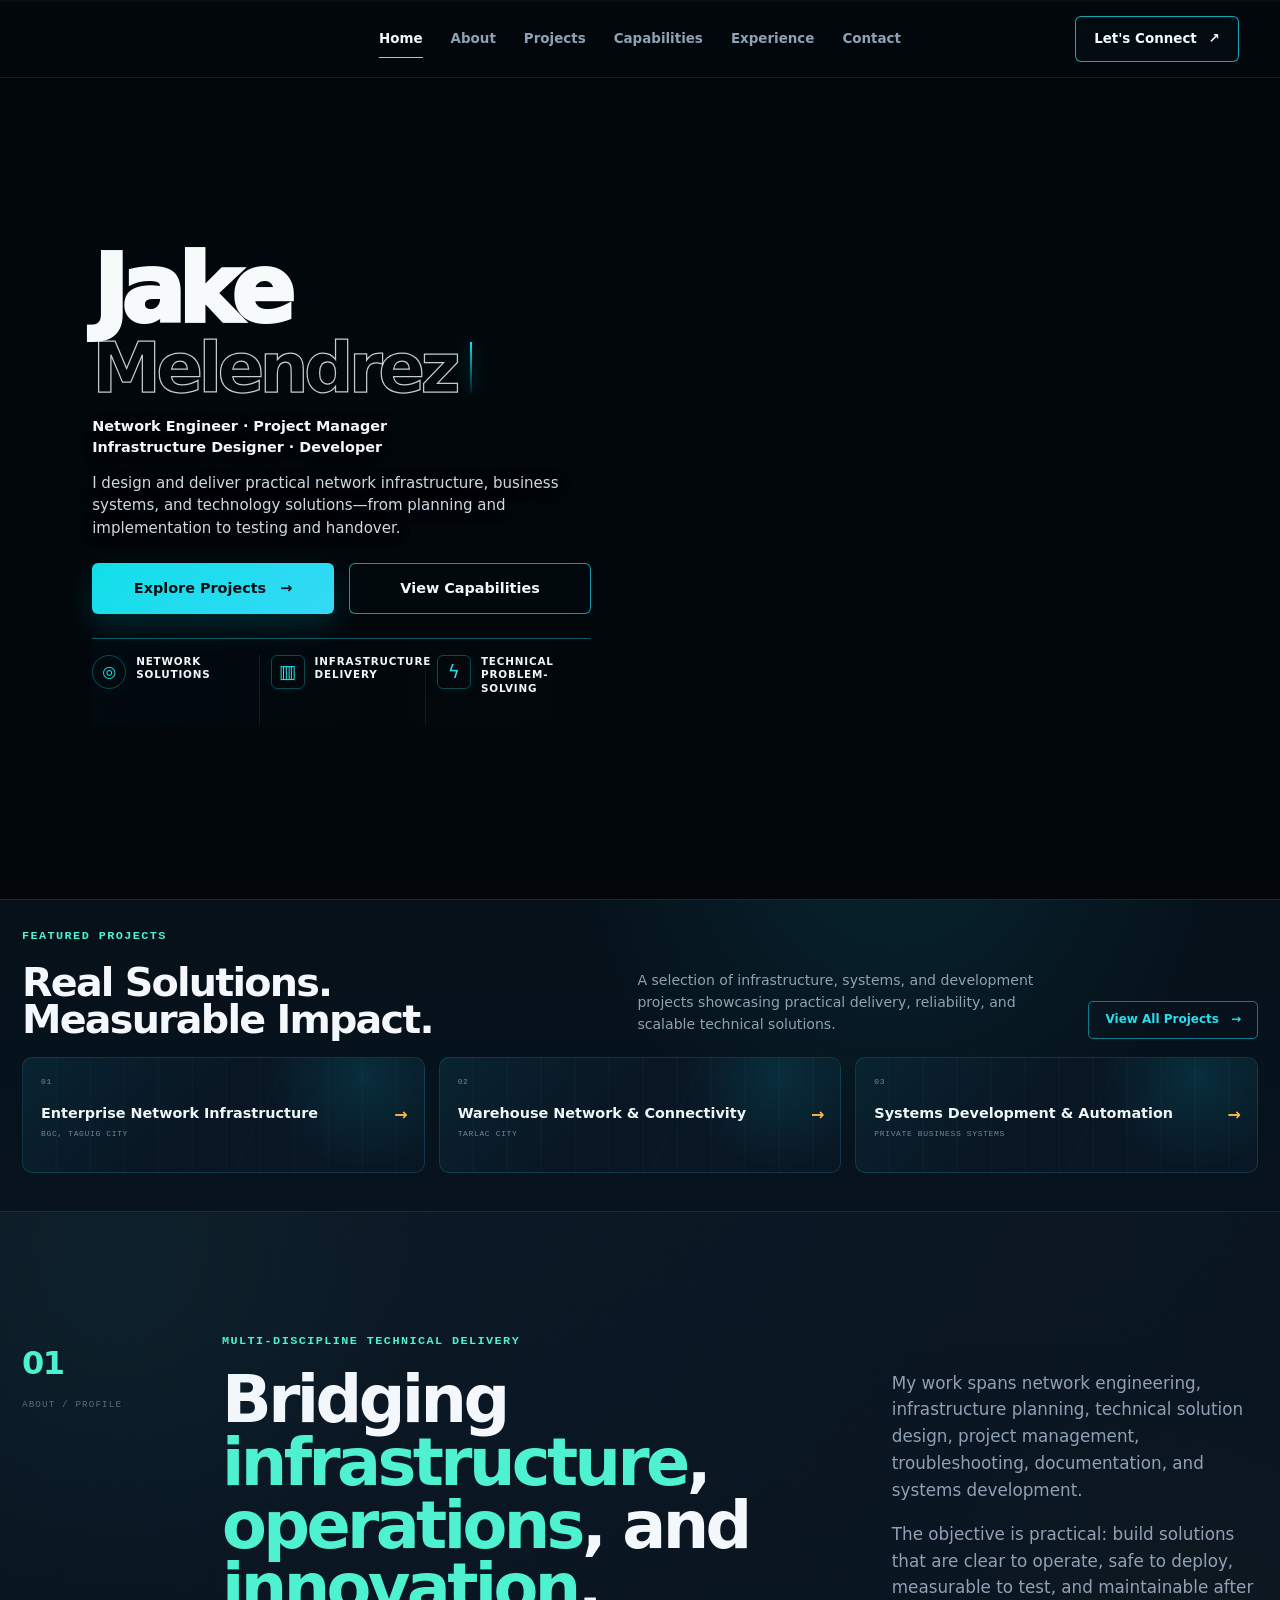
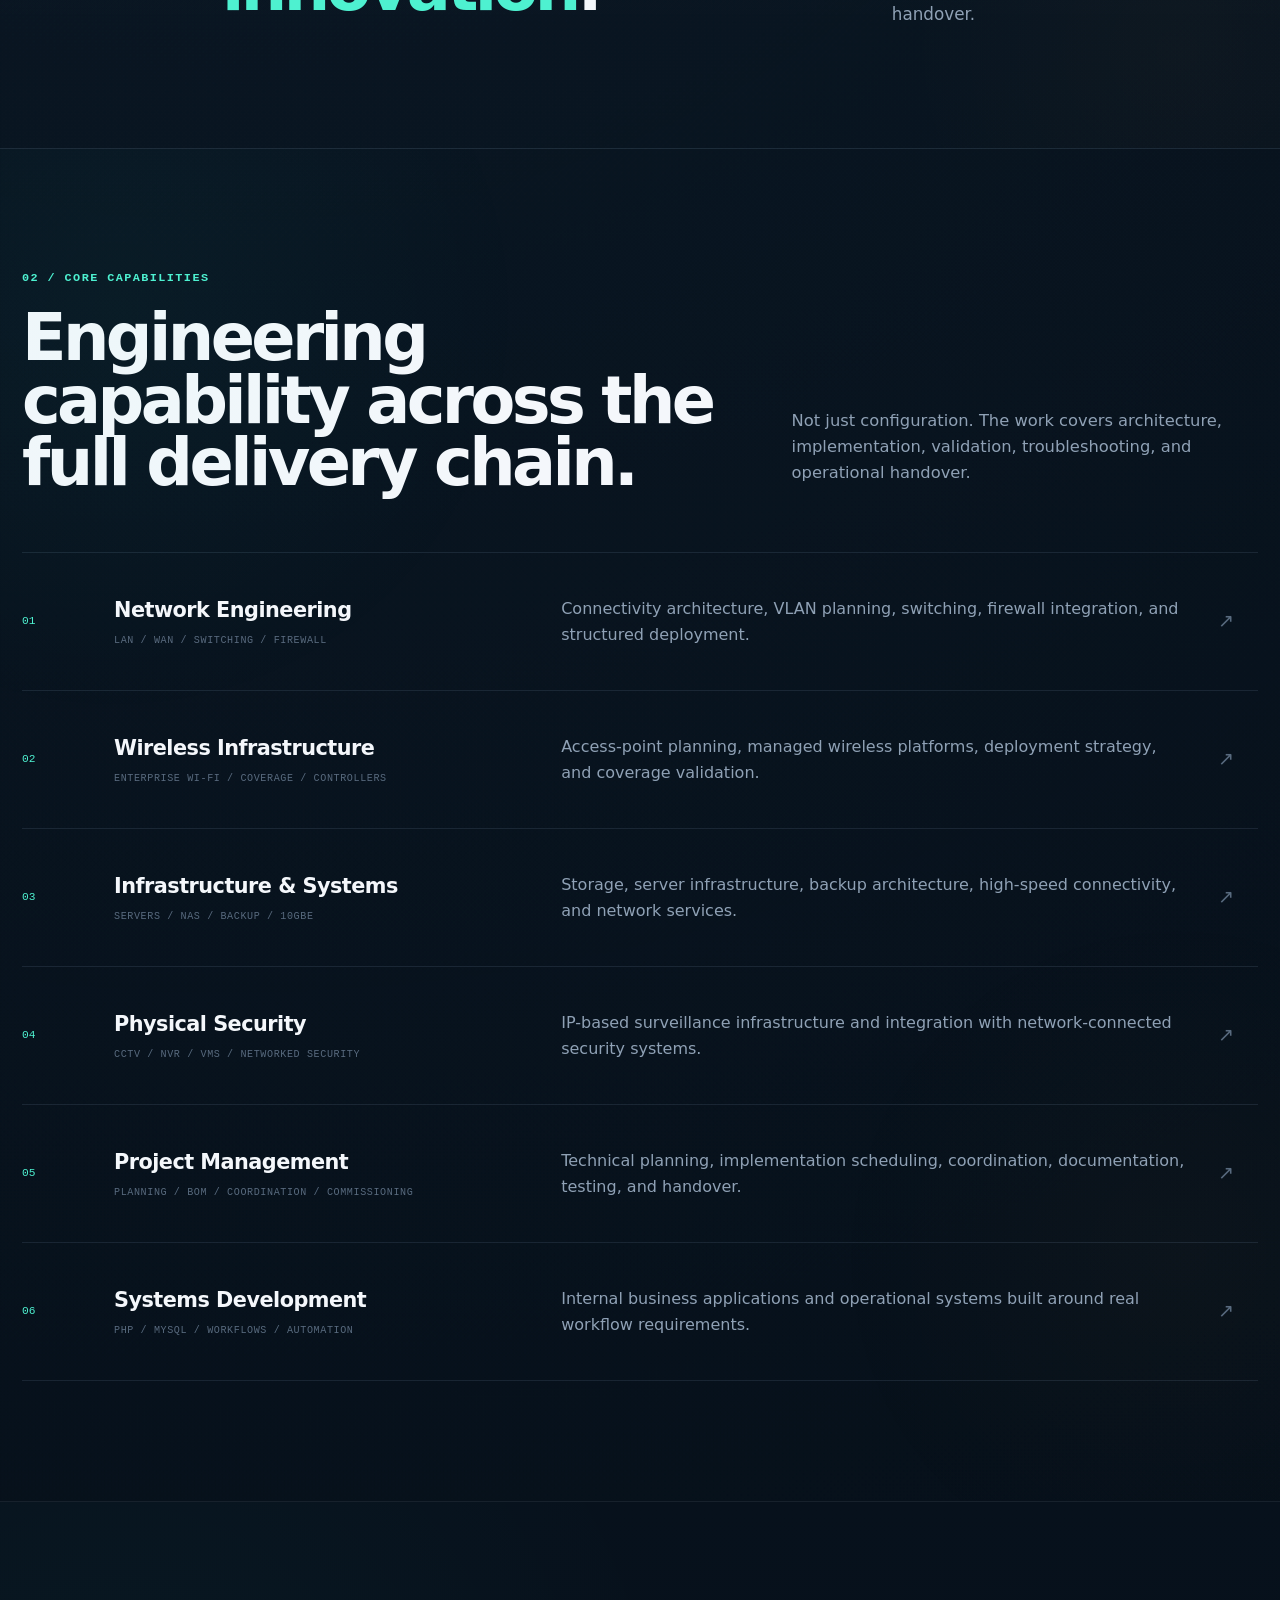
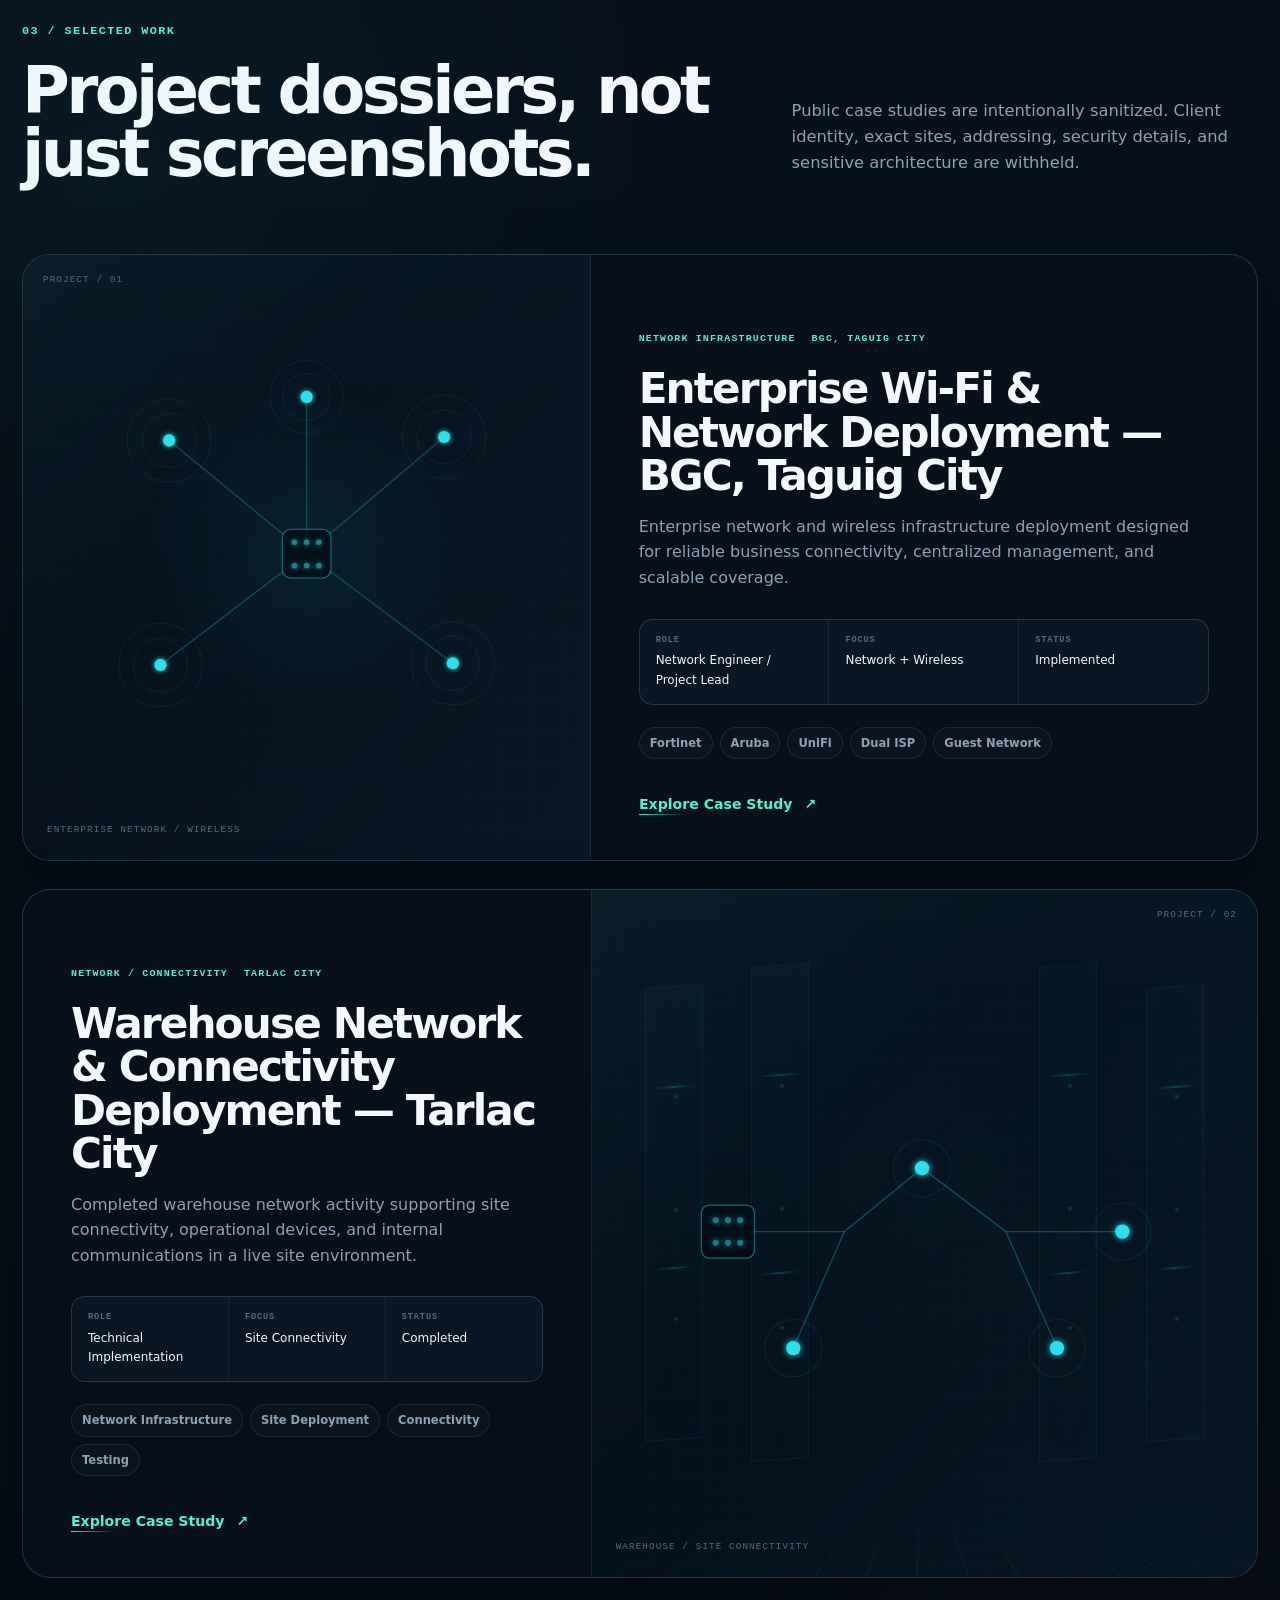
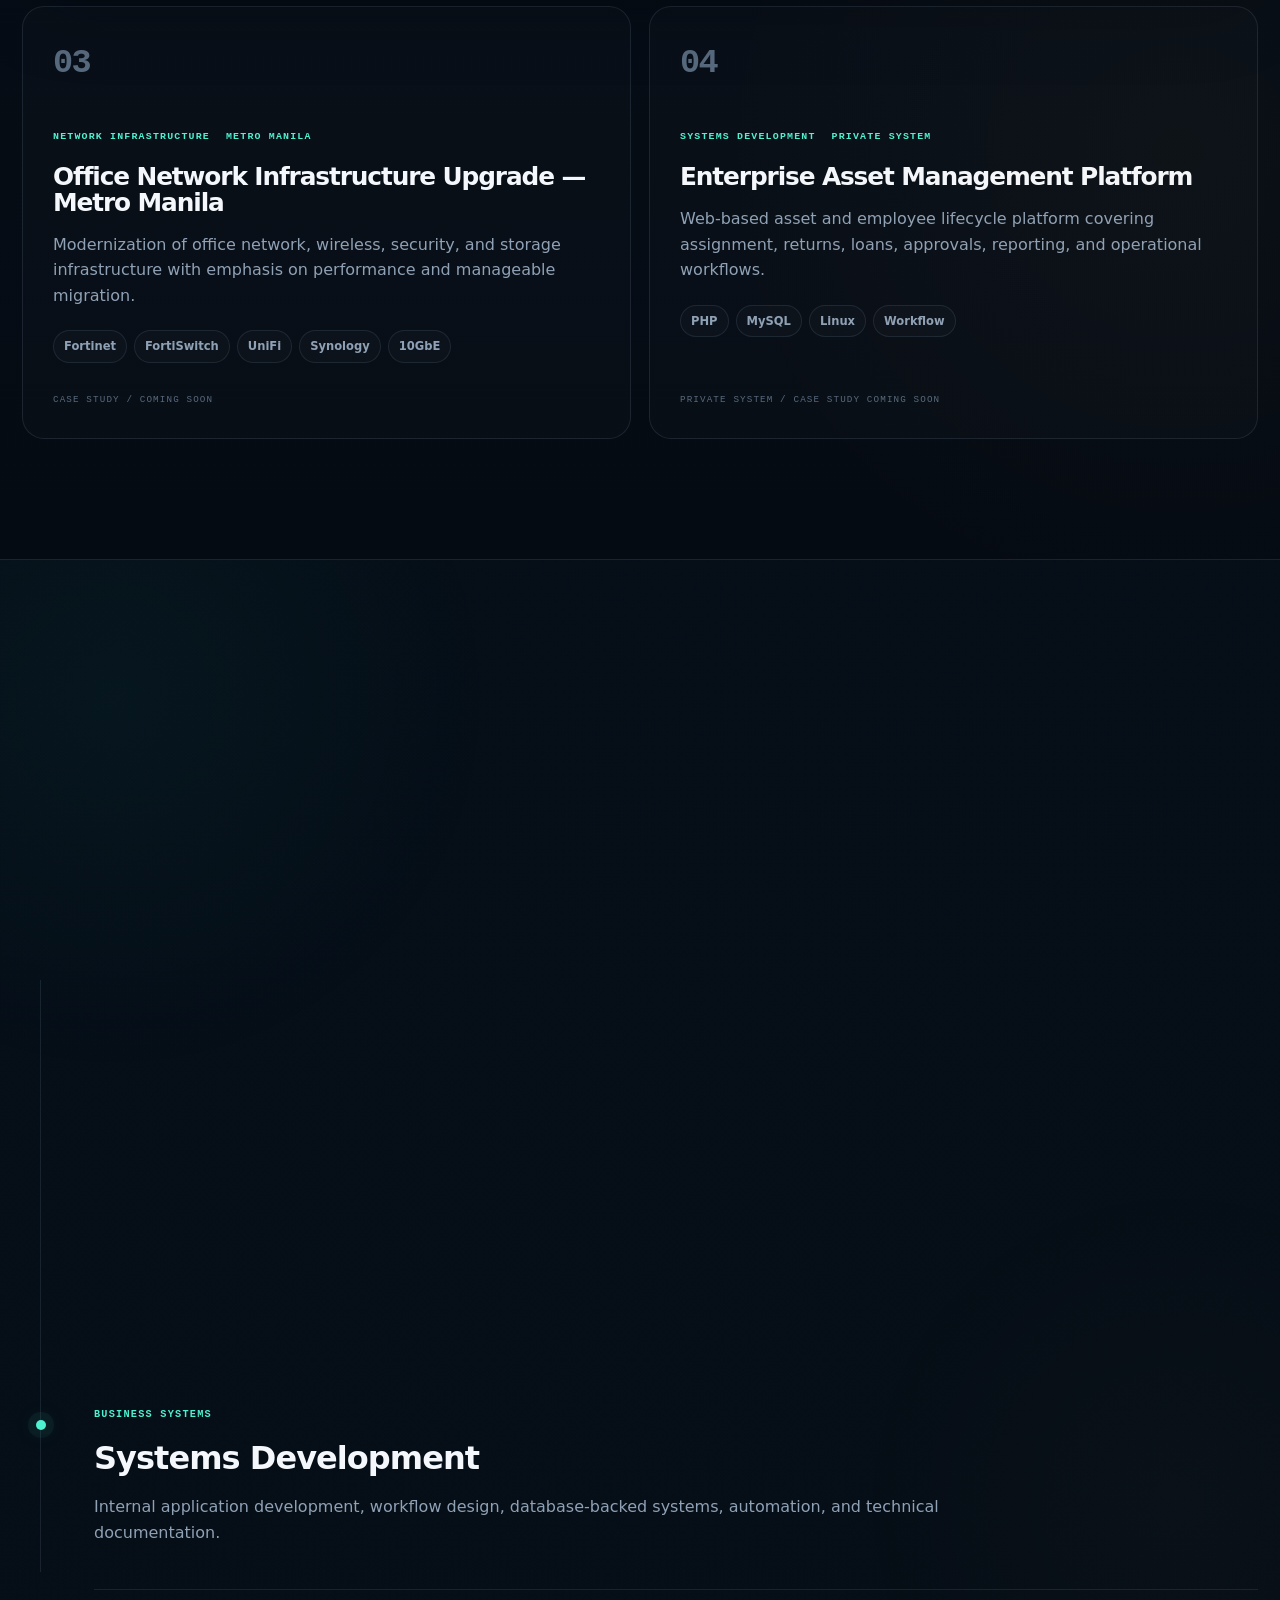
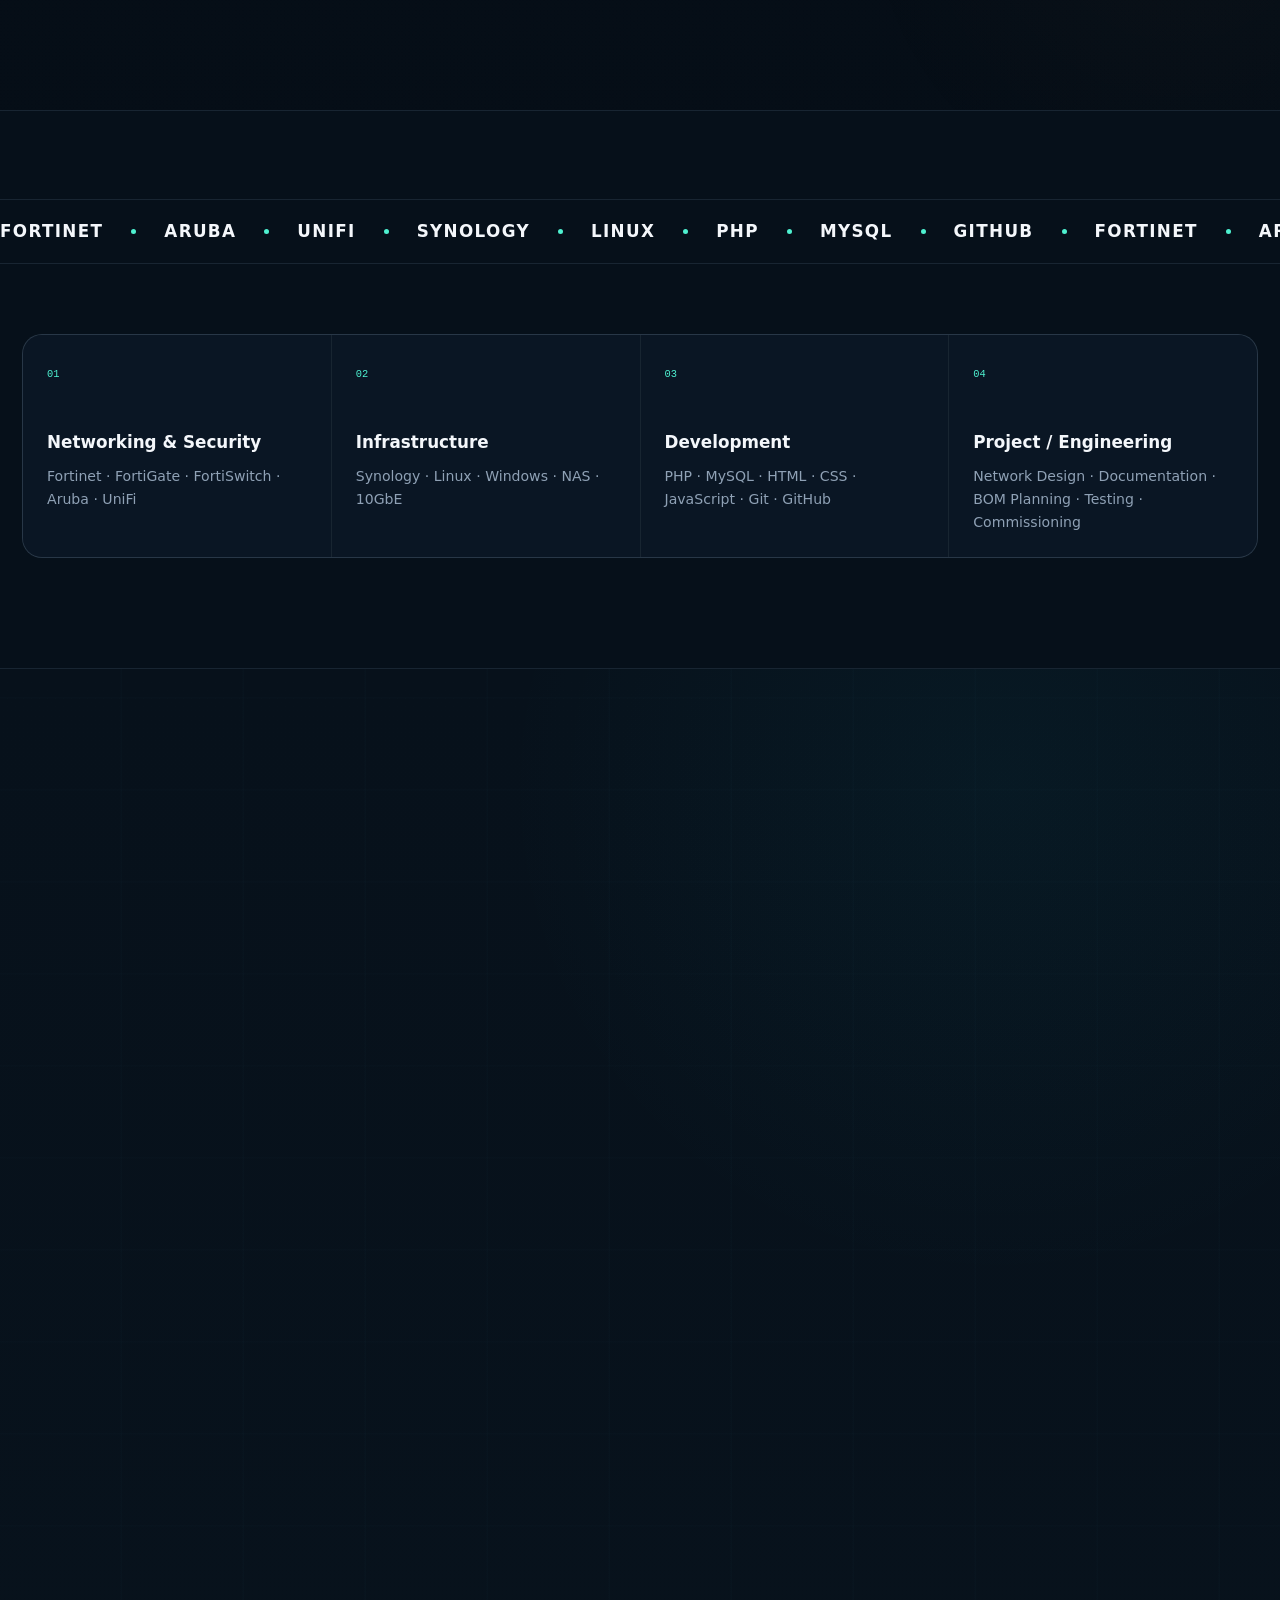
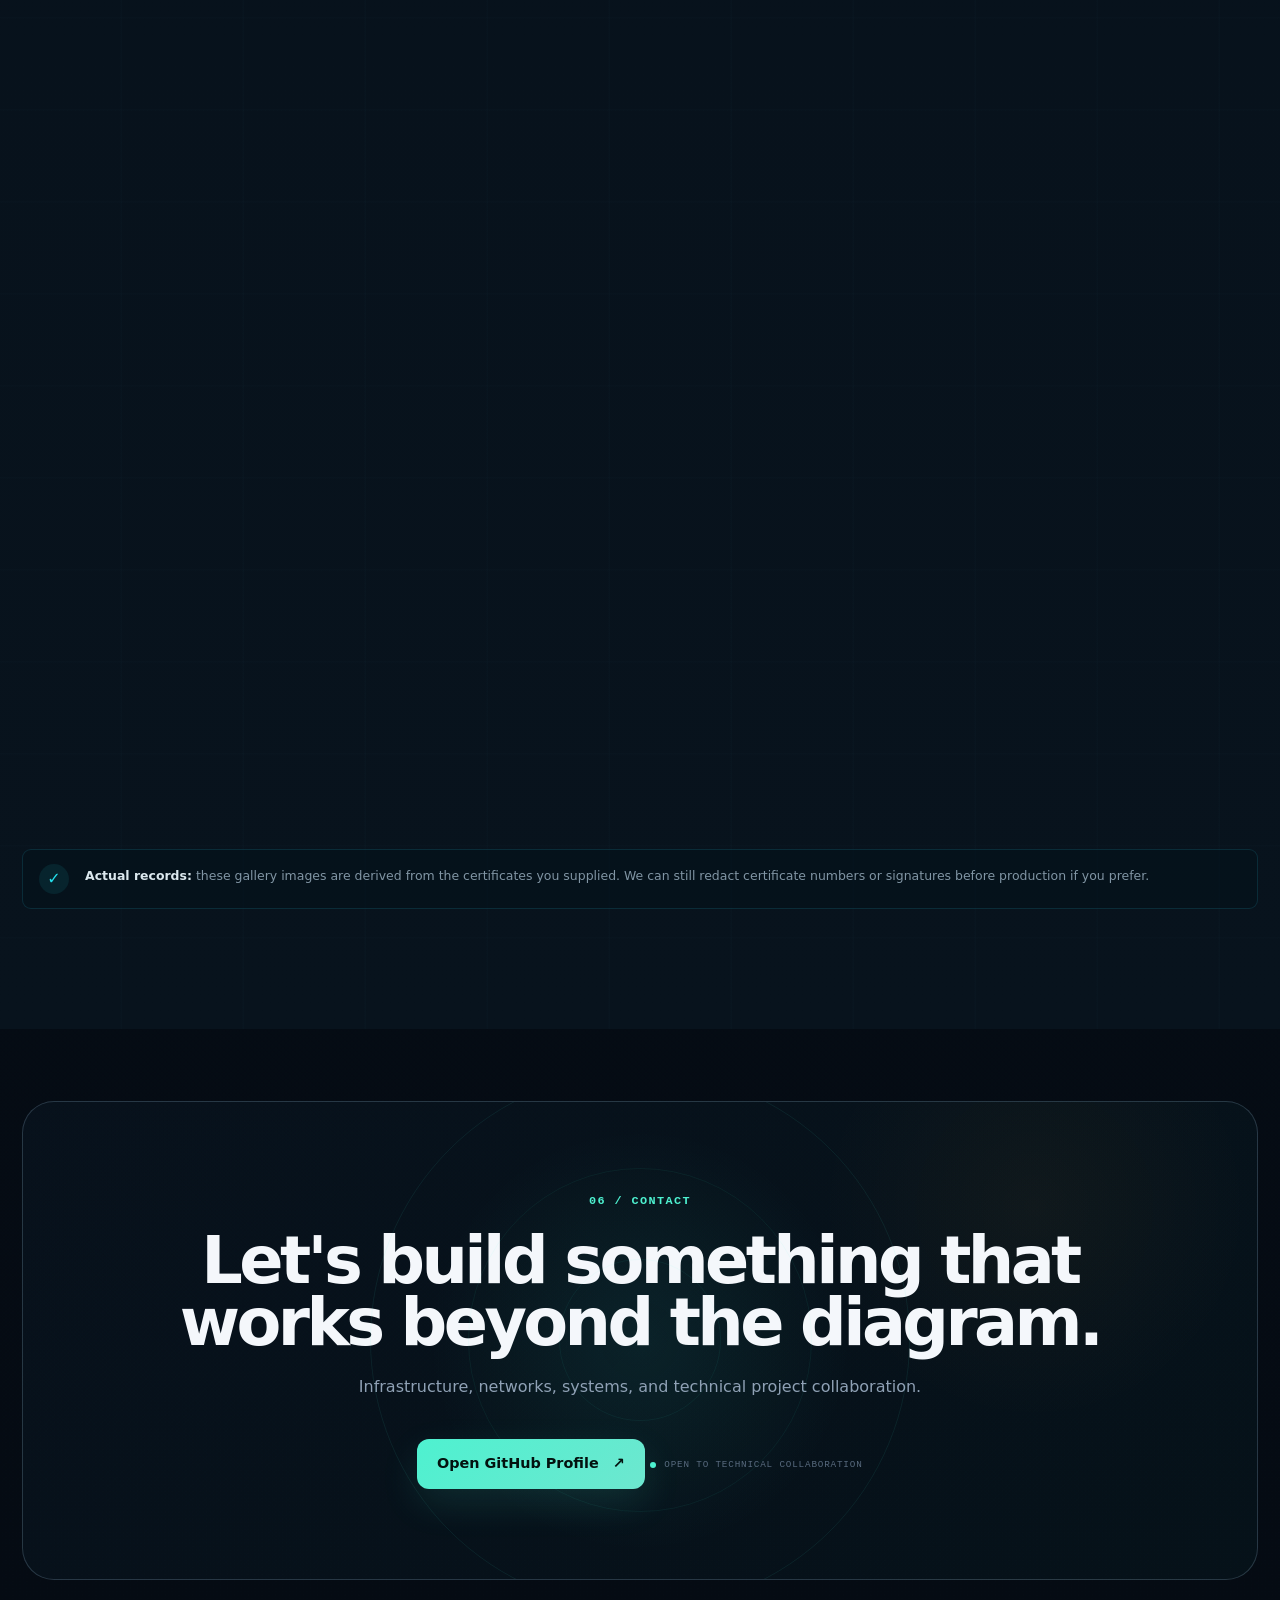
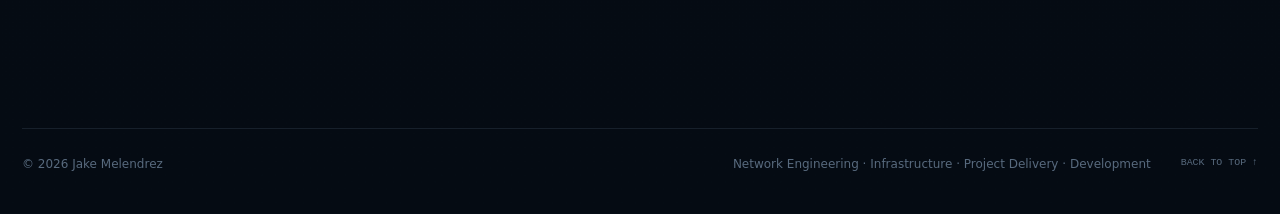
<file: index.html>
<!DOCTYPE html>
<html lang="en">
<head>
  <meta charset="UTF-8">
  <meta name="viewport" content="width=device-width, initial-scale=1.0">
  <meta name="theme-color" content="#050b13">
  <meta name="description" content="Professional portfolio of Jake Melendrez — Network Engineer, Project Manager, Infrastructure Designer, and Developer.">
  <meta property="og:title" content="Jake Melendrez | Network Engineer, Project Manager & Developer">
  <meta property="og:description" content="Network engineering, infrastructure design, project delivery, and systems development portfolio.">
  <meta property="og:type" content="website">
  <meta property="og:url" content="https://jumelendrez.github.io/">
  <title>Jake Melendrez | Network Engineer, Project Manager & Developer</title>
  <link rel="stylesheet" href="assets/css/styles.css">
  <link rel="stylesheet" href="assets/css/v6.css">
  <link rel="stylesheet" href="assets/css/v6-hybrid.css">
  <script src="assets/js/main.js" defer></script>
  <script src="assets/js/v6.js" defer></script>
</head>
<body class="v6-page">
  <a class="skip-link" href="#main-content">Skip to content</a>

  <div class="scroll-progress" aria-hidden="true"><span id="scroll-progress-bar"></span></div>
  <div class="ambient ambient-one" aria-hidden="true"></div>
  <div class="ambient ambient-two" aria-hidden="true"></div>
  <div class="cursor-glow" aria-hidden="true"></div>

  <header class="site-header">
    <div class="container nav-shell">
      <a class="brand" href="#home" aria-label="Jake U. Melendrez home">
        <span class="brand-mark" aria-hidden="true">JUM</span>
        <span class="brand-copy">
          <strong>Jake U. Melendrez</strong>
          <small>Infrastructure / Systems</small>
        </span>
      </a>

      <button class="nav-toggle" type="button" aria-expanded="false" aria-controls="site-nav" aria-label="Open navigation">
        <span></span><span></span><span></span>
      </button>

      <nav class="site-nav v6-nav" id="site-nav" aria-label="Primary navigation">
        <a class="is-active" href="#home">Home</a>
        <a href="#about">About</a>
        <a href="#work">Projects</a>
        <a href="#expertise">Capabilities</a>
        <a href="#experience">Experience</a>
        <a href="#contact">Contact</a>
        <a class="nav-cta v6-connect" href="#contact">Let's Connect <span aria-hidden="true">↗</span></a>
      </nav>
    </div>
  </header>

  <main id="main-content">
    <section class="v6-hero" id="home" aria-labelledby="v6-title">
      <div class="container v6-wrap">
        <div class="v6-shell">
          <div class="v6-atmosphere" aria-hidden="true">
            <span class="v6-pillar p1"></span><span class="v6-pillar p2"></span><span class="v6-pillar p3"></span>
            <span class="v6-pillar p4"></span><span class="v6-pillar p5"></span><span class="v6-pillar p6"></span>
            <span class="v6-bokeh b1"></span><span class="v6-bokeh b2"></span><span class="v6-bokeh b3"></span>
            <span class="v6-bokeh b4"></span><span class="v6-bokeh b5"></span><span class="v6-bokeh b6"></span>
          </div>
          <svg class="v6-frame" viewBox="0 0 1320 900" preserveAspectRatio="none" aria-hidden="true">
            <path class="v6-frame-main" d="M44 18H1276L1302 44V856L1276 882H44L18 856V44Z"/>
            <path class="v6-frame-top" d="M164 18H1094"/>
            <path class="v6-frame-bottom" d="M194 882H1122"/>
            <path class="v6-frame-notch" d="M18 284H38M18 664H38M1282 250H1302M1282 640H1302"/>
            <path class="v6-frame-amber" d="M18 420V468M1302 390V430"/>
          </svg>

          <svg class="v6-scene" viewBox="0 0 1320 900" preserveAspectRatio="xMidYMid slice" aria-hidden="true">
            <defs>
              <pattern id="v6Grid" width="44" height="44" patternUnits="userSpaceOnUse">
                <path d="M44 0H0V44" fill="none" stroke="#2b8aa7" stroke-opacity=".075" stroke-width="1"/>
              </pattern>
              <pattern id="v6Dots" width="18" height="18" patternUnits="userSpaceOnUse">
                <circle cx="1.6" cy="1.6" r="1.1" fill="#20dbef" fill-opacity=".36"/>
              </pattern>
              <radialGradient id="v6Aura" cx="50%" cy="45%" r="56%">
                <stop offset="0%" stop-color="#16dff2" stop-opacity=".16"/>
                <stop offset="40%" stop-color="#16dff2" stop-opacity=".06"/>
                <stop offset="100%" stop-color="#16dff2" stop-opacity="0"/>
              </radialGradient>
              <linearGradient id="v6Floor" x1="0" y1="0" x2="1" y2="0">
                <stop offset="0%" stop-color="#0de4f4" stop-opacity="0"/>
                <stop offset="38%" stop-color="#0de4f4" stop-opacity=".62"/>
                <stop offset="66%" stop-color="#ffb548" stop-opacity=".42"/>
                <stop offset="100%" stop-color="#0de4f4" stop-opacity="0"/>
              </linearGradient>
              <filter id="v6GlowCyan" x="-80%" y="-80%" width="260%" height="260%">
                <feGaussianBlur stdDeviation="5" result="blur"/>
                <feMerge><feMergeNode in="blur"/><feMergeNode in="SourceGraphic"/></feMerge>
              </filter>
              <filter id="v6GlowAmber" x="-80%" y="-80%" width="260%" height="260%">
                <feGaussianBlur stdDeviation="4" result="blur"/>
                <feMerge><feMergeNode in="blur"/><feMergeNode in="SourceGraphic"/></feMerge>
              </filter>
              <clipPath id="v6GlobeClip">
                <circle cx="825" cy="430" r="300"/>
              </clipPath>
            </defs>

            <rect x="0" y="0" width="1320" height="900" fill="url(#v6Grid)" opacity=".42"/>
            <ellipse cx="825" cy="430" rx="380" ry="360" fill="url(#v6Aura)"/>

            <g class="v6-beams">
              <path d="M584 0L642 0L544 900L472 900Z"/>
              <path d="M744 0L790 0L706 900L646 900Z"/>
              <path d="M924 0L962 0L886 900L836 900Z"/>
            </g>

            <g clip-path="url(#v6GlobeClip)" class="v6-globe-dots">
              <rect x="500" y="100" width="650" height="650" fill="url(#v6Dots)"/>
              <path d="M532 242C646 130 795 102 942 143C1075 181 1149 280 1152 407C1155 538 1077 649 942 702C785 764 623 721 528 606C449 510 449 335 532 242Z"/>
              <path d="M560 184C695 236 788 271 888 365C982 454 1030 545 1084 667"/>
              <path d="M542 590C661 530 776 476 903 428C1000 391 1082 313 1140 242"/>
              <path d="M618 124C652 248 687 361 744 468C812 595 891 673 1011 730"/>
            </g>

            <g class="v6-orbits">
              <circle class="v6-orbit v6-orbit-1" cx="825" cy="430" r="315"/>
              <circle class="v6-orbit v6-orbit-2" cx="825" cy="430" r="274"/>
              <circle class="v6-orbit v6-orbit-3" cx="825" cy="430" r="226"/>
              <circle class="v6-orbit v6-orbit-4" cx="825" cy="430" r="172"/>
              <path class="v6-arc-cyan" d="M570 608A315 315 0 0 1 701 147"/>
              <path class="v6-arc-amber" d="M612 619A274 274 0 0 1 690 236"/>
            </g>

            <g class="v6-network">
              <path d="M536 422L646 292L765 346L902 191L1061 306"/>
              <path d="M606 206L734 373L915 227L1060 454"/>
              <path d="M548 570L718 502L829 596L1011 529L1090 655"/>
              <path d="M650 682L747 447L951 413L1067 250"/>
              <path d="M624 322L793 171L1005 166"/>
              <path d="M704 705L827 580L1006 628"/>
            </g>

            <g class="v6-nodes">
              <circle class="v6-node c" cx="536" cy="422" r="5"/>
              <circle class="v6-node c" cx="646" cy="292" r="4"/>
              <circle class="v6-node a" cx="765" cy="346" r="5"/>
              <circle class="v6-node c" cx="902" cy="191" r="4"/>
              <circle class="v6-node c" cx="1061" cy="306" r="5"/>
              <circle class="v6-node c" cx="734" cy="373" r="4"/>
              <circle class="v6-node b" cx="915" cy="227" r="4"/>
              <circle class="v6-node c" cx="1060" cy="454" r="5"/>
              <circle class="v6-node c" cx="718" cy="502" r="4"/>
              <circle class="v6-node a" cx="829" cy="596" r="4"/>
              <circle class="v6-node c" cx="1011" cy="529" r="4"/>
              <circle class="v6-node c" cx="827" cy="580" r="4"/>
            </g>

            <g class="v6-packets">
              <circle class="v6-packet c" r="5">
                <animateMotion dur="7s" repeatCount="indefinite" path="M536 422L646 292L765 346L902 191"/>
              </circle>
              <circle class="v6-packet a" r="4">
                <animateMotion dur="5.8s" repeatCount="indefinite" path="M650 682L747 447L951 413L1067 250"/>
              </circle>
            </g>

            <g class="v6-floor-rings">
              <ellipse cx="845" cy="766" rx="310" ry="43"/>
              <ellipse cx="845" cy="766" rx="245" ry="32"/>
              <ellipse cx="845" cy="766" rx="172" ry="21"/>
            </g>
            <g class="v6-floor-lines">
              <path d="M220 774H1250"/>
              <path d="M250 716L1198 820"/>
              <path d="M270 830L1204 706"/>
              <path d="M560 610L480 885"/>
              <path d="M720 606L688 892"/>
              <path d="M920 605L982 892"/>
              <path d="M1080 610L1246 878"/>
            </g>

            <g class="v6-circuit-traces">
              <path d="M420 170H548L582 138H674"/>
              <path d="M1004 138H1125L1168 181H1250"/>
              <path d="M368 642H500L548 690H640"/>
              <path d="M994 610H1114L1172 560H1250"/>
            </g>
          </svg>

          <div class="v6-copy" data-reveal="left">
            
            <h1 id="v6-title" class="v6-title">
              <span class="v6-first">Jake</span>
              <span class="v6-last">Melendrez</span>
            </h1>
            <p class="v6-roles">Network Engineer · Project Manager<br>Infrastructure Designer · Developer</p>
            <p class="v6-summary">I design and deliver practical network infrastructure, business systems, and technology solutions—from planning and implementation to testing and handover.</p>
            <div class="v6-actions">
              <a class="button button-primary magnetic" href="#work"><span>Explore Projects</span><b aria-hidden="true">→</b></a>
              <a class="button button-ghost magnetic" href="#expertise"><span>View Capabilities</span></a>
            </div>
            <div class="v6-value-strip" aria-label="Professional focus">
              <div class="v6-value"><span class="v6-value-icon" aria-hidden="true">◎</span><p><strong>Network<br>Solutions</strong></p></div>
              <div class="v6-value"><span class="v6-value-icon v6-bars" aria-hidden="true">▥</span><p><strong>Infrastructure<br>Delivery</strong></p></div>
              <div class="v6-value"><span class="v6-value-icon v6-bolt" aria-hidden="true">ϟ</span><p><strong>Technical<br>Problem-Solving</strong></p></div>
            </div>
          </div>

          <div class="v6-portrait-zone" data-reveal="right">
            <div class="v6-hud-panel" aria-hidden="true">
              <svg class="v6-hud-frame" viewBox="0 0 760 650" preserveAspectRatio="none">
                <path d="M28 1H676L759 84V566L676 649H28L1 622V28Z"/>
                <path d="M28 1H196M564 1H676M759 84V206M759 430V566M1 468V622"/>
                <path class="hud-amber" d="M1 314V350M759 292V330"/>
              </svg>
              <div class="v6-hud-brand">
                <span>JM</span><p><strong>Jake Melendrez</strong><small>Infrastructure / Systems</small></p>
              </div>
              <div class="v6-hud-message"><i></i><p>BUILDING<br>CONNECTED<br>SYSTEMS<br>FOR A BETTER<br>TOMORROW</p></div>
              <div class="v6-hud-capabilities">
                <div><span>⌘</span><b>Network<br>Engineering</b></div>
                <div><span>⌁</span><b>Wireless<br>Infrastructure</b></div>
                <div><span>▤</span><b>Infrastructure<br>&amp; Systems</b></div>
                <div><span>▣</span><b>Project<br>Management</b></div>
                <div><span>&lt;/&gt;</span><b>System<br>Development</b></div>
              </div>
              <div class="v6-plan-stack"><span></span><p>PLAN<br>DESIGN<br>DEPLOY<br>OPTIMIZE</p></div>
            </div>
            <div class="v6-portrait-glow" aria-hidden="true"></div>
            <div class="v6-portrait-rig">
              <img class="v6-portrait" src="assets/images/jake-profile-full-v6.png" alt="Jake Melendrez" width="589" height="1004" loading="eager" decoding="async">
            </div>

            <span class="v6-tag tag-infra"><i></i>Infrastructure</span>
            <span class="v6-tag tag-net"><i></i>Network<br>Engineering</span>
            <span class="v6-tag tag-systems"><i></i>Systems</span>
            <span class="v6-tag tag-delivery"><i></i>Project<br>Delivery</span>

            <aside class="v6-mindset" aria-label="Professional mindset">
              <div class="v6-minimap" aria-hidden="true">
                <i></i><i></i><i></i><i></i><i></i><i></i>
              </div>
              <strong>GLOBAL MINDSET</strong>
              <small>REAL-WORLD IMPACT</small>
            </aside>

            <div class="v6-right-rail" aria-hidden="true">
              <b></b>
              <span>INFRASTRUCTURE</span>
              <span>SYSTEMS</span>
              <span>AUTOMATION</span>
              <span>PEOPLE</span>
            </div>
          </div>

          <div class="v6-scroll" aria-hidden="true"><i></i><span></span>SCROLL</div>
          <div class="v6-version" aria-hidden="true">V6.0<br>PORTFOLIO</div>
          <span class="v6-scan" aria-hidden="true"></span>
        </div>
      </div>
    </section>

    <section class="v6-featured-peek" aria-labelledby="v6-featured-title">
      <div class="container">
        <div class="v6-featured-head">
          <div>
            <p class="section-kicker">FEATURED PROJECTS</p>
            <h2 id="v6-featured-title">Real Solutions.<br>Measurable Impact.</h2>
          </div>
          <p>A selection of infrastructure, systems, and development projects showcasing practical delivery, reliability, and scalable technical solutions.</p>
          <a class="v6-featured-all" href="#work">View All Projects <span aria-hidden="true">→</span></a>
        </div>
        <div class="v6-featured-cards">
          <a href="projects/enterprise-wifi-bgc/" class="v6-feature-card">
            <span>01</span><strong>Enterprise Network Infrastructure</strong><small>BGC, Taguig City</small><b aria-hidden="true">→</b>
          </a>
          <a href="projects/warehouse-network-tarlac/" class="v6-feature-card">
            <span>02</span><strong>Warehouse Network &amp; Connectivity</strong><small>Tarlac City</small><b aria-hidden="true">→</b>
          </a>
          <a href="#work" class="v6-feature-card">
            <span>03</span><strong>Systems Development &amp; Automation</strong><small>Private Business Systems</small><b aria-hidden="true">→</b>
          </a>
        </div>
      </div>
    </section>

    <section class="section about-section" id="about">
      <div class="container editorial-grid">
        <div class="section-code" data-reveal="left">
          <span>01</span>
          <small>ABOUT / PROFILE</small>
        </div>

        <div class="about-main" data-reveal="up">
          <p class="section-kicker">MULTI-DISCIPLINE TECHNICAL DELIVERY</p>
          <h2>Bridging <em>infrastructure</em>, <em>operations</em>, and <em>innovation</em>.</h2>
        </div>

        <div class="about-copy" data-reveal="right">
          <p>My work spans network engineering, infrastructure planning, technical solution design, project management, troubleshooting, documentation, and systems development.</p>
          <p>The objective is practical: build solutions that are clear to operate, safe to deploy, measurable to test, and maintainable after handover.</p>
        </div>
      </div>
    </section>

    <section class="section expertise-section" id="expertise">
      <div class="container">
        <div class="section-header" data-reveal="up">
          <div>
            <p class="section-kicker">02 / CORE CAPABILITIES</p>
            <h2>Engineering capability across the full delivery chain.</h2>
          </div>
          <p>Not just configuration. The work covers architecture, implementation, validation, troubleshooting, and operational handover.</p>
        </div>

        <div class="capability-matrix">
          <article class="capability-row" data-reveal="up">
            <span class="capability-no">01</span>
            <div class="capability-title"><h3>Network Engineering</h3><span>LAN / WAN / Switching / Firewall</span></div>
            <p>Connectivity architecture, VLAN planning, switching, firewall integration, and structured deployment.</p>
            <span class="capability-arrow" aria-hidden="true">↗</span>
          </article>

          <article class="capability-row" data-reveal="up">
            <span class="capability-no">02</span>
            <div class="capability-title"><h3>Wireless Infrastructure</h3><span>Enterprise Wi-Fi / Coverage / Controllers</span></div>
            <p>Access-point planning, managed wireless platforms, deployment strategy, and coverage validation.</p>
            <span class="capability-arrow" aria-hidden="true">↗</span>
          </article>

          <article class="capability-row" data-reveal="up">
            <span class="capability-no">03</span>
            <div class="capability-title"><h3>Infrastructure & Systems</h3><span>Servers / NAS / Backup / 10GbE</span></div>
            <p>Storage, server infrastructure, backup architecture, high-speed connectivity, and network services.</p>
            <span class="capability-arrow" aria-hidden="true">↗</span>
          </article>

          <article class="capability-row" data-reveal="up">
            <span class="capability-no">04</span>
            <div class="capability-title"><h3>Physical Security</h3><span>CCTV / NVR / VMS / Networked Security</span></div>
            <p>IP-based surveillance infrastructure and integration with network-connected security systems.</p>
            <span class="capability-arrow" aria-hidden="true">↗</span>
          </article>

          <article class="capability-row" data-reveal="up">
            <span class="capability-no">05</span>
            <div class="capability-title"><h3>Project Management</h3><span>Planning / BOM / Coordination / Commissioning</span></div>
            <p>Technical planning, implementation scheduling, coordination, documentation, testing, and handover.</p>
            <span class="capability-arrow" aria-hidden="true">↗</span>
          </article>

          <article class="capability-row" data-reveal="up">
            <span class="capability-no">06</span>
            <div class="capability-title"><h3>Systems Development</h3><span>PHP / MySQL / Workflows / Automation</span></div>
            <p>Internal business applications and operational systems built around real workflow requirements.</p>
            <span class="capability-arrow" aria-hidden="true">↗</span>
          </article>
        </div>
      </div>
    </section>

    <section class="section work-section" id="work">
      <div class="container">
        <div class="section-header work-header" data-reveal="up">
          <div>
            <p class="section-kicker">03 / SELECTED WORK</p>
            <h2>Project dossiers, not just screenshots.</h2>
          </div>
          <p>Public case studies are intentionally sanitized. Client identity, exact sites, addressing, security details, and sensitive architecture are withheld.</p>
        </div>

        <div class="dossier-list">
          <article class="dossier dossier-featured" data-reveal="up">
            <div class="dossier-index">PROJECT / 01</div>
            <div class="dossier-visual visual-bgc project-visual-v6">
              <div class="blueprint-grid"></div>
              <svg class="wireless-motion" viewBox="0 0 560 520" aria-hidden="true">
                <defs>
                  <filter id="wirelessGlow" x="-80%" y="-80%" width="260%" height="260%">
                    <feGaussianBlur stdDeviation="3.2" result="blur"/>
                    <feMerge><feMergeNode in="blur"/><feMergeNode in="SourceGraphic"/></feMerge>
                  </filter>
                </defs>

                <g class="wireless-links">
                  <path id="wifiP1" d="M280 262 L122 132"/>
                  <path id="wifiP2" d="M280 262 L438 128"/>
                  <path id="wifiP3" d="M280 262 L112 390"/>
                  <path id="wifiP4" d="M280 262 L448 388"/>
                  <path id="wifiP5" d="M280 262 L280 82"/>
                </g>

                <g class="wireless-core">
                  <rect x="252" y="234" width="56" height="56" rx="10"/>
                  <circle cx="266" cy="249" r="3.2"/>
                  <circle cx="280" cy="249" r="3.2"/>
                  <circle cx="294" cy="249" r="3.2"/>
                  <circle cx="266" cy="276" r="3.2"/>
                  <circle cx="280" cy="276" r="3.2"/>
                  <circle cx="294" cy="276" r="3.2"/>
                </g>

                <g class="wireless-ap ap1">
                  <circle class="coverage outer" cx="122" cy="132" r="48"/>
                  <circle class="coverage inner" cx="122" cy="132" r="31"/>
                  <circle class="ap-dot" cx="122" cy="132" r="7"/>
                </g>
                <g class="wireless-ap ap2">
                  <circle class="coverage outer" cx="438" cy="128" r="48"/>
                  <circle class="coverage inner" cx="438" cy="128" r="31"/>
                  <circle class="ap-dot" cx="438" cy="128" r="7"/>
                </g>
                <g class="wireless-ap ap3">
                  <circle class="coverage outer" cx="112" cy="390" r="48"/>
                  <circle class="coverage inner" cx="112" cy="390" r="31"/>
                  <circle class="ap-dot" cx="112" cy="390" r="7"/>
                </g>
                <g class="wireless-ap ap4">
                  <circle class="coverage outer" cx="448" cy="388" r="48"/>
                  <circle class="coverage inner" cx="448" cy="388" r="31"/>
                  <circle class="ap-dot" cx="448" cy="388" r="7"/>
                </g>
                <g class="wireless-ap ap5">
                  <circle class="coverage outer" cx="280" cy="82" r="42"/>
                  <circle class="coverage inner" cx="280" cy="82" r="27"/>
                  <circle class="ap-dot" cx="280" cy="82" r="7"/>
                </g>

                <circle class="wifi-packet" r="4.5">
                  <animateMotion dur="7.2s" repeatCount="indefinite" path="M280 262 L122 132"/>
                </circle>
                <circle class="wifi-packet alt" r="4">
                  <animateMotion dur="8.6s" begin="1.6s" repeatCount="indefinite" path="M280 262 L448 388"/>
                </circle>
                <circle class="wifi-packet soft" r="3.8">
                  <animateMotion dur="9.2s" begin="3s" repeatCount="indefinite" path="M280 262 L280 82"/>
                </circle>

                <circle class="coverage-sweep" cx="280" cy="262" r="174"/>
              </svg>

              <span class="visual-caption">ENTERPRISE NETWORK / WIRELESS</span>
            </div>
            <div class="dossier-copy">
              <div class="project-meta"><span>NETWORK INFRASTRUCTURE</span><span>BGC, TAGUIG CITY</span></div>
              <h3>Enterprise Wi-Fi & Network Deployment — BGC, Taguig City</h3>
              <p>Enterprise network and wireless infrastructure deployment designed for reliable business connectivity, centralized management, and scalable coverage.</p>
              <div class="project-facts">
                <span><b>ROLE</b>Network Engineer / Project Lead</span>
                <span><b>FOCUS</b>Network + Wireless</span>
                <span><b>STATUS</b>Implemented</span>
              </div>
              <div class="tag-row"><span>Fortinet</span><span>Aruba</span><span>UniFi</span><span>Dual ISP</span><span>Guest Network</span></div>
              <a class="project-link magnetic" href="projects/enterprise-wifi-bgc/"><span>Explore Case Study</span><b>↗</b></a>
            </div>
          </article>

          <article class="dossier dossier-reverse" data-reveal="up">
            <div class="dossier-index">PROJECT / 02</div>
            <div class="dossier-visual visual-tarlac project-visual-v6">
              <div class="warehouse-lines"></div>
              <div class="tarlac-floor" aria-hidden="true"></div>
              <div class="tarlac-racks" aria-hidden="true">
                <span class="rack rack-a"><i></i><i></i><i></i></span>
                <span class="rack rack-b"><i></i><i></i><i></i></span>
                <span class="rack rack-c"><i></i><i></i><i></i></span>
                <span class="rack rack-d"><i></i><i></i><i></i></span>
              </div>

              <svg class="warehouse-motion" viewBox="0 0 560 520" aria-hidden="true">
                <defs>
                  <filter id="warehouseGlow" x="-80%" y="-80%" width="260%" height="260%">
                    <feGaussianBlur stdDeviation="3.1" result="blur"/>
                    <feMerge><feMergeNode in="blur"/><feMergeNode in="SourceGraphic"/></feMerge>
                  </filter>
                </defs>

                <g class="warehouse-backbone">
                  <path id="warehouseMain" d="M88 258 L202 258 L278 196 L360 258 L474 258"/>
                  <path d="M202 258 L152 372"/>
                  <path d="M360 258 L410 372"/>
                </g>

                <g class="warehouse-switch">
                  <rect x="62" y="232" width="52" height="52" rx="8"/>
                  <circle cx="76" cy="247" r="3"/>
                  <circle cx="88" cy="247" r="3"/>
                  <circle cx="100" cy="247" r="3"/>
                  <circle cx="76" cy="269" r="3"/>
                  <circle cx="88" cy="269" r="3"/>
                  <circle cx="100" cy="269" r="3"/>
                </g>

                <g class="warehouse-endpoint e1">
                  <circle class="endpoint-ring" cx="278" cy="196" r="28"/>
                  <circle class="endpoint-dot" cx="278" cy="196" r="7"/>
                </g>
                <g class="warehouse-endpoint e2">
                  <circle class="endpoint-ring" cx="474" cy="258" r="28"/>
                  <circle class="endpoint-dot" cx="474" cy="258" r="7"/>
                </g>
                <g class="warehouse-endpoint e3">
                  <circle class="endpoint-ring" cx="152" cy="372" r="28"/>
                  <circle class="endpoint-dot" cx="152" cy="372" r="7"/>
                </g>
                <g class="warehouse-endpoint e4">
                  <circle class="endpoint-ring" cx="410" cy="372" r="28"/>
                  <circle class="endpoint-dot" cx="410" cy="372" r="7"/>
                </g>

                <circle class="warehouse-packet" r="4.5">
                  <animateMotion dur="7s" repeatCount="indefinite" path="M88 258 L202 258 L278 196 L360 258 L474 258"/>
                </circle>
                <circle class="warehouse-packet alt" r="4">
                  <animateMotion dur="8.4s" begin="2.1s" repeatCount="indefinite" path="M88 258 L202 258 L152 372"/>
                </circle>
              </svg>

              <div class="warehouse-scan" aria-hidden="true"></div>
              <span class="visual-caption">WAREHOUSE / SITE CONNECTIVITY</span>
            </div>
            <div class="dossier-copy">
              <div class="project-meta"><span>NETWORK / CONNECTIVITY</span><span>TARLAC CITY</span></div>
              <h3>Warehouse Network & Connectivity Deployment — Tarlac City</h3>
              <p>Completed warehouse network activity supporting site connectivity, operational devices, and internal communications in a live site environment.</p>
              <div class="project-facts">
                <span><b>ROLE</b>Technical Implementation</span>
                <span><b>FOCUS</b>Site Connectivity</span>
                <span><b>STATUS</b>Completed</span>
              </div>
              <div class="tag-row"><span>Network Infrastructure</span><span>Site Deployment</span><span>Connectivity</span><span>Testing</span></div>
              <a class="project-link magnetic" href="projects/warehouse-network-tarlac/"><span>Explore Case Study</span><b>↗</b></a>
            </div>
          </article>

          <div class="dossier-secondary-grid">
            <article class="mini-dossier" data-reveal="up">
              <span class="mini-no">03</span>
              <div class="project-meta"><span>NETWORK INFRASTRUCTURE</span><span>METRO MANILA</span></div>
              <h3>Office Network Infrastructure Upgrade — Metro Manila</h3>
              <p>Modernization of office network, wireless, security, and storage infrastructure with emphasis on performance and manageable migration.</p>
              <div class="tag-row"><span>Fortinet</span><span>FortiSwitch</span><span>UniFi</span><span>Synology</span><span>10GbE</span></div>
              <span class="coming-soon">CASE STUDY / COMING SOON</span>
            </article>

            <article class="mini-dossier" data-reveal="up">
              <span class="mini-no">04</span>
              <div class="project-meta"><span>SYSTEMS DEVELOPMENT</span><span>PRIVATE SYSTEM</span></div>
              <h3>Enterprise Asset Management Platform</h3>
              <p>Web-based asset and employee lifecycle platform covering assignment, returns, loans, approvals, reporting, and operational workflows.</p>
              <div class="tag-row"><span>PHP</span><span>MySQL</span><span>Linux</span><span>Workflow</span></div>
              <span class="coming-soon">PRIVATE SYSTEM / CASE STUDY COMING SOON</span>
            </article>
          </div>
        </div>
      </div>
    </section>

    <section class="section experience-section" id="experience">
      <div class="container">
        <div class="section-header" data-reveal="up">
          <div><p class="section-kicker">04 / EXPERIENCE</p><h2>Roles built around solving and delivering.</h2></div>
        </div>

        <div class="experience-rail">
          <div class="experience-progress" aria-hidden="true"><span></span></div>

          <article class="experience-item" data-reveal="left">
            <span class="experience-dot"></span>
            <div class="experience-code">INFRASTRUCTURE DELIVERY</div>
            <h3>Network Engineer / Project Manager</h3>
            <p>Network and infrastructure project delivery, technical planning, implementation, client coordination, troubleshooting, testing, and commissioning.</p>
          </article>

          <article class="experience-item" data-reveal="left">
            <span class="experience-dot"></span>
            <div class="experience-code">SOLUTION DESIGN</div>
            <h3>Technical Solutions / Pre-Sales</h3>
            <p>Solution design, BOM preparation, technical proposals, product evaluation, and client requirements analysis.</p>
          </article>

          <article class="experience-item" data-reveal="left">
            <span class="experience-dot"></span>
            <div class="experience-code">BUSINESS SYSTEMS</div>
            <h3>Systems Development</h3>
            <p>Internal application development, workflow design, database-backed systems, automation, and technical documentation.</p>
          </article>
        </div>
      </div>
    </section>

    <section class="tech-section" id="technologies">
      <div class="tech-marquee" aria-label="Technologies and platforms">
        <div class="tech-track">
          <span>FORTINET</span><i></i><span>ARUBA</span><i></i><span>UNIFI</span><i></i><span>SYNOLOGY</span><i></i><span>LINUX</span><i></i><span>PHP</span><i></i><span>MYSQL</span><i></i><span>GITHUB</span><i></i>
          <span aria-hidden="true">FORTINET</span><i aria-hidden="true"></i><span aria-hidden="true">ARUBA</span><i aria-hidden="true"></i><span aria-hidden="true">UNIFI</span><i aria-hidden="true"></i><span aria-hidden="true">SYNOLOGY</span><i aria-hidden="true"></i><span aria-hidden="true">LINUX</span><i aria-hidden="true"></i><span aria-hidden="true">PHP</span><i aria-hidden="true"></i><span aria-hidden="true">MYSQL</span><i aria-hidden="true"></i><span aria-hidden="true">GITHUB</span><i aria-hidden="true"></i>
        </div>
      </div>

      <div class="container tech-groups">
        <article data-reveal="up"><span>01</span><h3>Networking & Security</h3><p>Fortinet · FortiGate · FortiSwitch · Aruba · UniFi</p></article>
        <article data-reveal="up"><span>02</span><h3>Infrastructure</h3><p>Synology · Linux · Windows · NAS · 10GbE</p></article>
        <article data-reveal="up"><span>03</span><h3>Development</h3><p>PHP · MySQL · HTML · CSS · JavaScript · Git · GitHub</p></article>
        <article data-reveal="up"><span>04</span><h3>Project / Engineering</h3><p>Network Design · Documentation · BOM Planning · Testing · Commissioning</p></article>
      </div>
    </section>

    <section class="section credential-section v6-credentials actual-credentials" id="certifications">
      <div class="container">
        <div class="v6-credential-head" data-reveal="up">
          <div>
            <p class="section-kicker">05 / CERTIFICATIONS &amp; TRAINING</p>
            <h2>Actual certifications &amp; training records.</h2>
          </div>
          <p>Selected credentials from vendor certification and technical training. The gallery now uses the actual certificates you provided instead of generated certificate templates.</p>
        </div>

        <div class="actual-credential-grid" data-reveal="up">
          <article class="actual-credential-card">
            <a class="actual-certificate-image" href="assets/images/credentials/dahua-dolynk.webp" target="_blank" rel="noopener" aria-label="Open Dahua DoLynk certificate">
              <img src="assets/images/credentials/dahua-dolynk.webp" alt="Dahua DHCA DoLynk certificate for Jake Melendrez" loading="lazy" decoding="async">
              <span class="certificate-view">View certificate ↗</span>
            </a>
            <div class="actual-credential-meta">
              <span class="credential-type">Certification</span>
              <h3>Dahua DHCA – DoLynk</h3>
              <p>Cloud Management System Certified Engineer</p>
            </div>
          </article>

          <article class="actual-credential-card">
            <a class="actual-certificate-image" href="assets/images/credentials/dahua-ipvss.webp" target="_blank" rel="noopener" aria-label="Open Dahua IPVSS certificate">
              <img src="assets/images/credentials/dahua-ipvss.webp" alt="Dahua DHCA IPVSS certificate for Jake Melendrez" loading="lazy" decoding="async">
              <span class="certificate-view">View certificate ↗</span>
            </a>
            <div class="actual-credential-meta">
              <span class="credential-type">Certification</span>
              <h3>Dahua DHCA – IPVSS</h3>
              <p>Video Surveillance System Certified Engineer</p>
            </div>
          </article>

          <article class="actual-credential-card">
            <a class="actual-certificate-image portrait-certificate" href="assets/images/credentials/ubiquiti-ufsp-academy.webp" target="_blank" rel="noopener" aria-label="Open Ubiquiti Academy certificate">
              <img src="assets/images/credentials/ubiquiti-ufsp-academy.webp" alt="Ubiquiti Academy UniFi Full Stack Professional certificate for Jake Melendrez" loading="lazy" decoding="async">
              <span class="certificate-view">View certificate ↗</span>
            </a>
            <div class="actual-credential-meta">
              <span class="credential-type">Certification</span>
              <h3>Ubiquiti Academy – UFSP</h3>
              <p>UniFi Full Stack Professional</p>
            </div>
          </article>

          <article class="actual-credential-card">
            <a class="actual-certificate-image" href="assets/images/credentials/ubiquiti-ufsp-participation.webp" target="_blank" rel="noopener" aria-label="Open Ubiquiti UFSP participation certificate">
              <img src="assets/images/credentials/ubiquiti-ufsp-participation.webp" alt="Ubiquiti UFSP certificate of participation for Jake Melendrez" loading="lazy" decoding="async">
              <span class="certificate-view">View certificate ↗</span>
            </a>
            <div class="actual-credential-meta">
              <span class="credential-type">Training / Participation</span>
              <h3>Ubiquiti UFSP Training</h3>
              <p>UniFi Full Stack Professional technical training</p>
            </div>
          </article>
        </div>

        <div class="supplemental-training" data-reveal="up">
          <div class="supplemental-training-head">
            <div>
              <span class="section-kicker">ADDITIONAL TECHNICAL TRAINING</span>
              <h3>Training records beyond the certificate gallery.</h3>
            </div>
            <p>These records reflect technical training you completed or attended, but no supporting certificate is currently available for publication.</p>
          </div>

          <div class="supplemental-training-grid">
            <article class="training-record training-record-fortinet">
              <div class="training-record-top">
                <div class="training-brand training-brand-fortinet">FORTINET</div>
                <span class="training-record-type">Technical Training</span>
              </div>
              <h4>Fortinet Firewall Training</h4>
              <p class="training-record-focus">Firewall / Network Security</p>
              <div class="training-record-status">
                <span>Record status</span>
                <strong>Training attended</strong>
              </div>
              <p class="training-record-note">Supporting certificate not currently available.</p>
            </article>

            <article class="training-record training-record-aruba">
              <div class="training-record-top">
                <div class="training-brand training-brand-aruba">ARUBA</div>
                <span class="training-record-type">Technical Training</span>
              </div>
              <h4>Aruba Networking Training</h4>
              <p class="training-record-focus">Networking / Infrastructure</p>
              <div class="training-record-status">
                <span>Record status</span>
                <strong>Training attended</strong>
              </div>
              <p class="training-record-note">Supporting certificate not currently available.</p>
            </article>
          </div>
        </div>

        <div class="actual-credential-note" data-reveal="up">
          <span aria-hidden="true">✓</span>
          <p><strong>Actual records:</strong> these gallery images are derived from the certificates you supplied. We can still redact certificate numbers or signatures before production if you prefer.</p>
        </div>
      </div>
    </section>

    <section class="section contact-section" id="contact">
      <div class="container">
        <div class="contact-shell" data-reveal="up">
          <div class="contact-radar" aria-hidden="true"></div>
          <p class="section-kicker">06 / CONTACT</p>
          <h2>Let's build something that works beyond the diagram.</h2>
          <p>Infrastructure, networks, systems, and technical project collaboration.</p>
          <a class="button button-primary magnetic" href="https://github.com/jumelendrez" target="_blank" rel="noreferrer"><span>Open GitHub Profile</span><b>↗</b></a>
          <div class="contact-status"><span></span>OPEN TO TECHNICAL COLLABORATION</div>
        </div>
      </div>
    </section>
  </main>

  <footer class="site-footer">
    <div class="container footer-inner">
      <p>© <span id="current-year">2026</span> Jake Melendrez</p>
      <p>Network Engineering · Infrastructure · Project Delivery · Development</p>
      <a href="#top">BACK TO TOP ↑</a>
    </div>
  </footer>
</body>
</html>
</file>
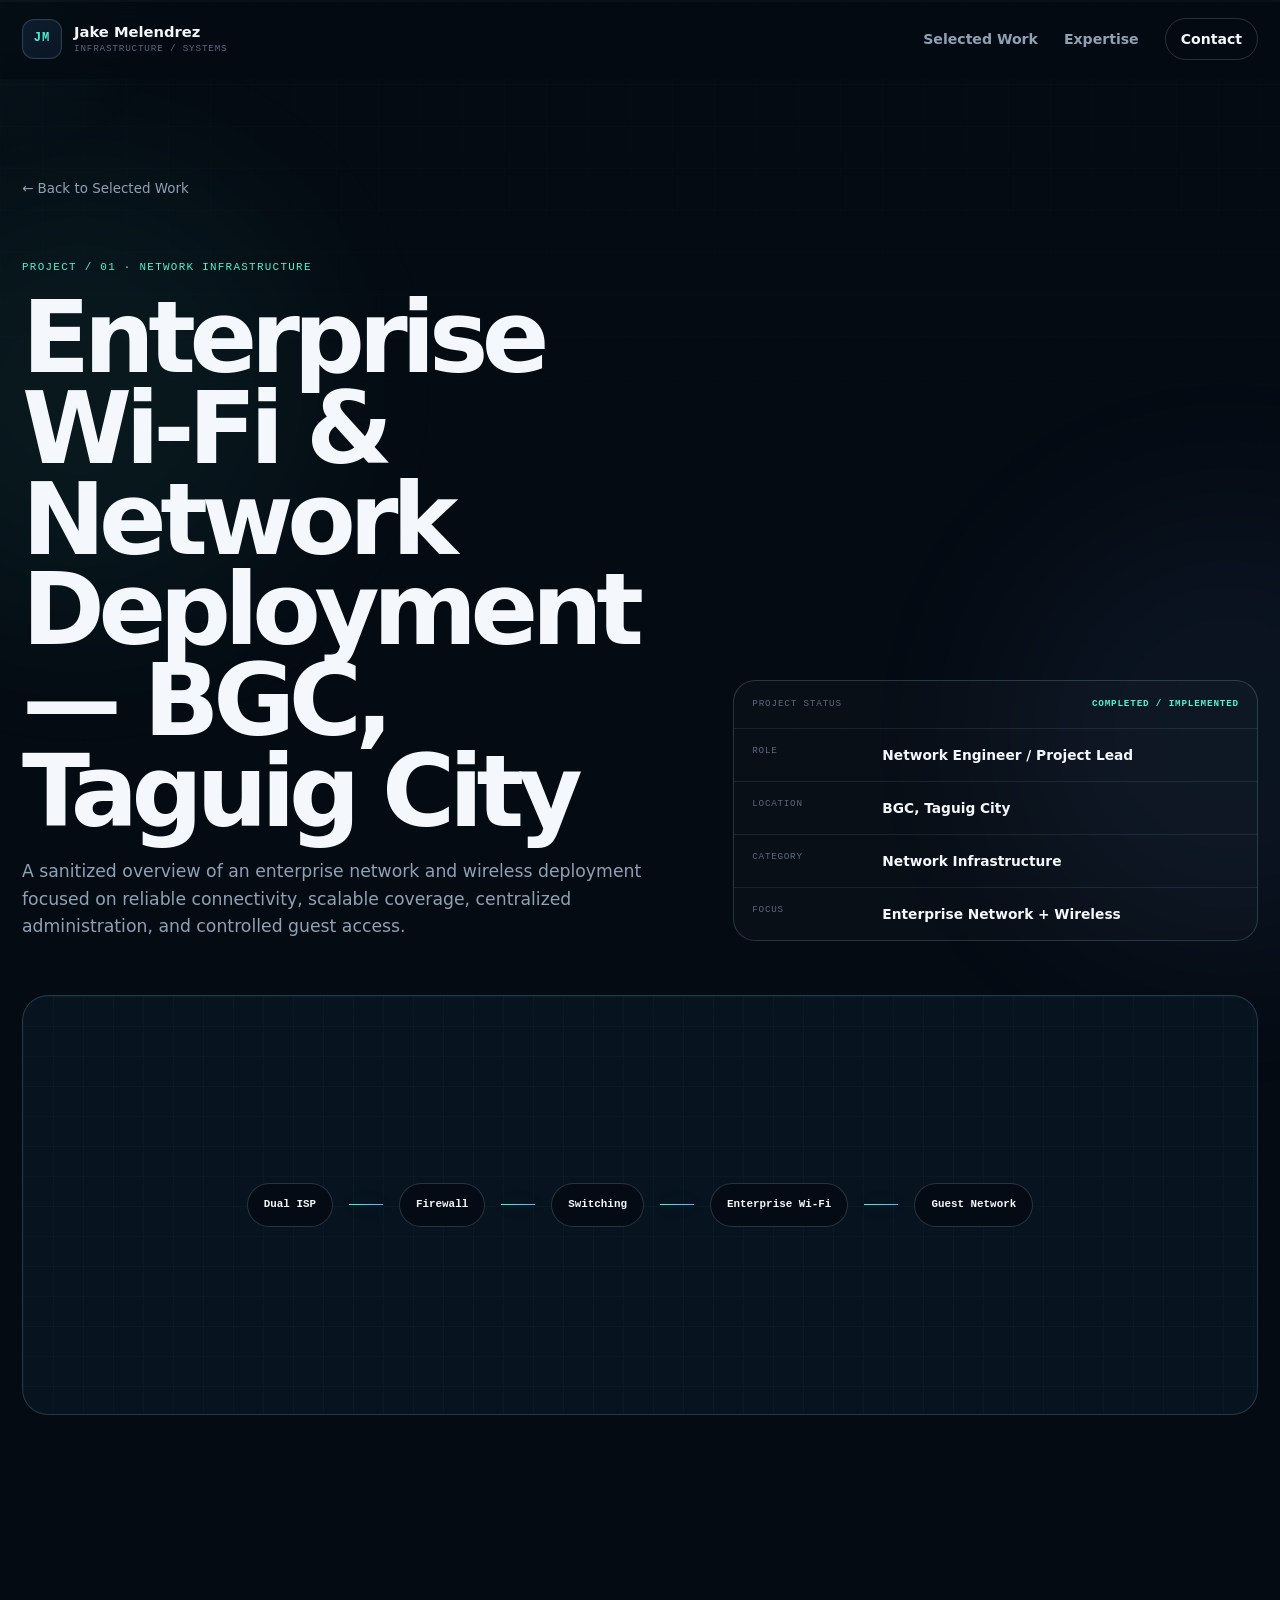
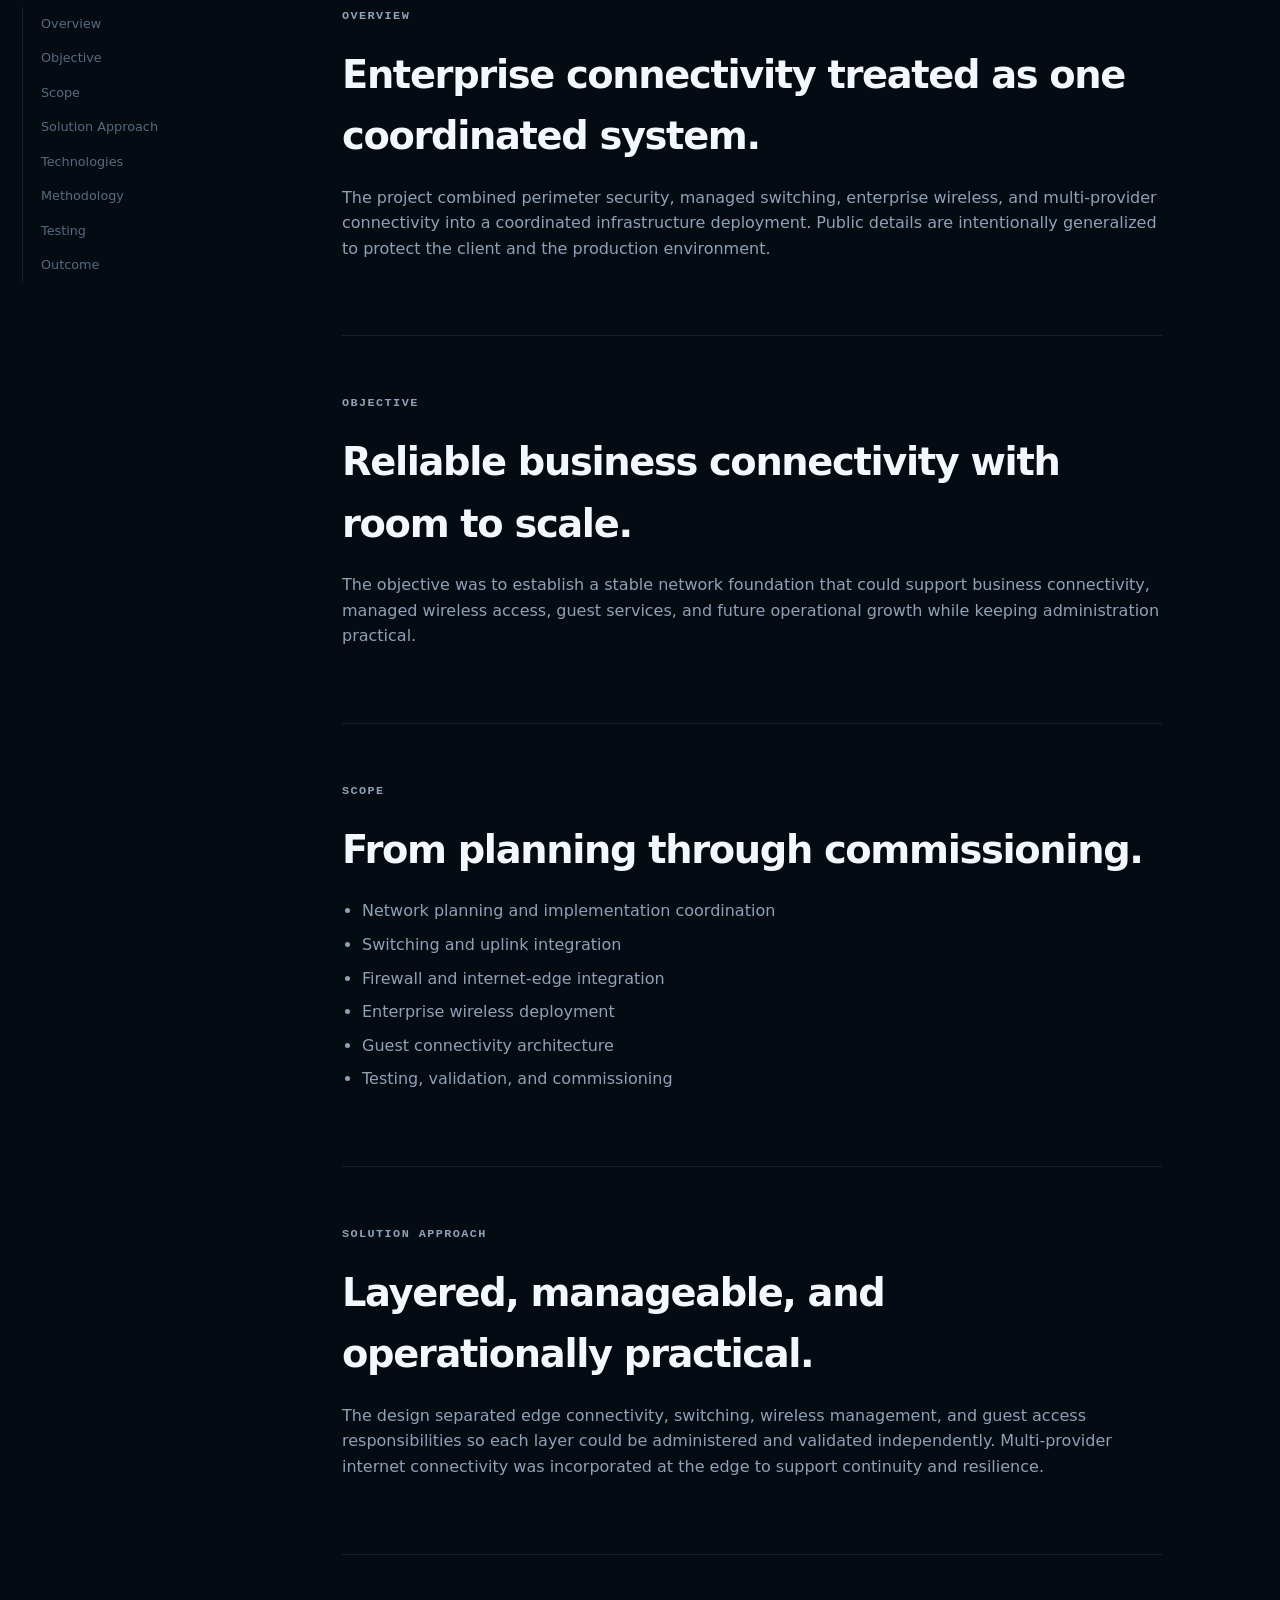
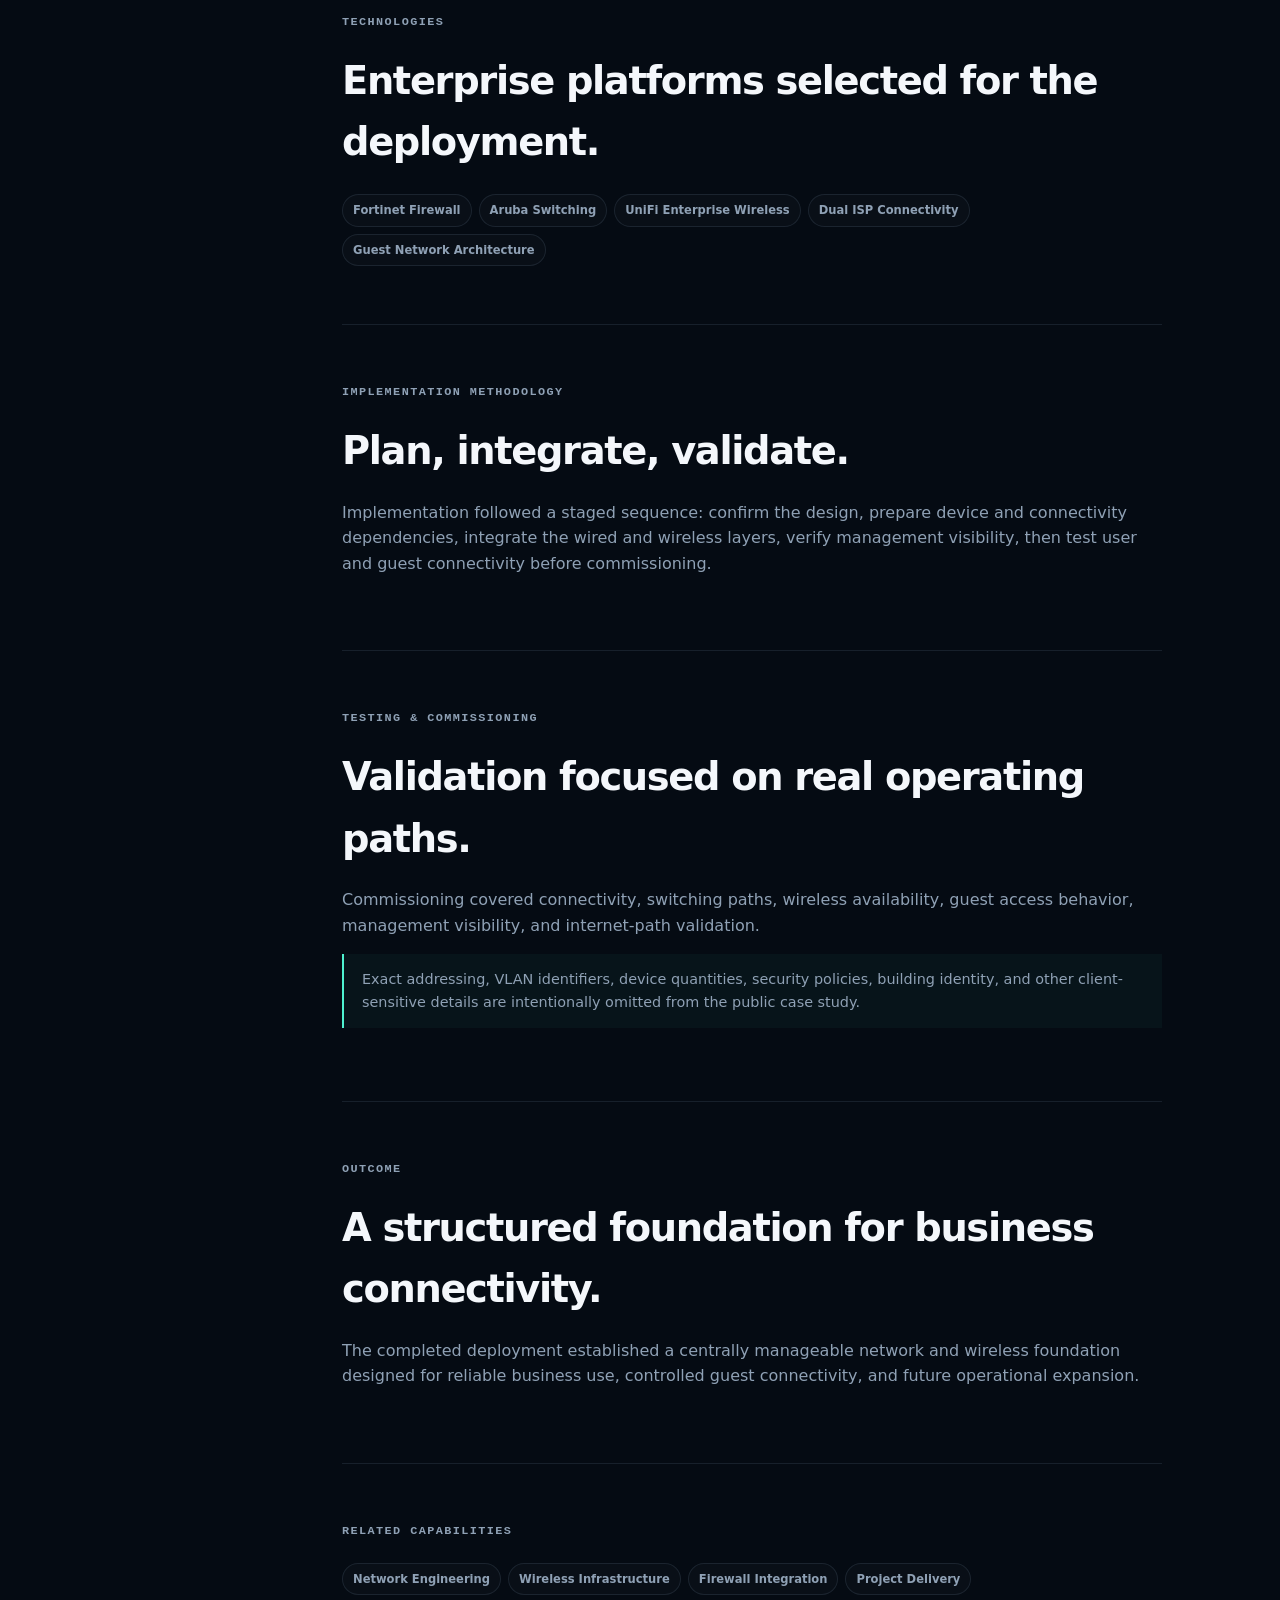
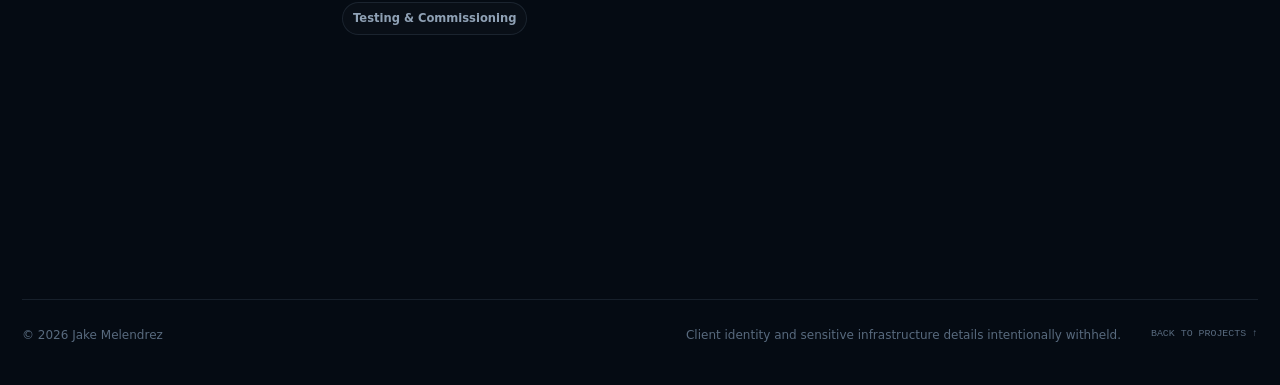
<file: projects/enterprise-wifi-bgc/index.html>
<!DOCTYPE html>
<html lang="en">
<head>
  <meta charset="UTF-8">
  <meta name="viewport" content="width=device-width, initial-scale=1.0">
  <meta name="theme-color" content="#050b13">
  <meta name="description" content="Sanitized case study: Enterprise Wi-Fi & Network Deployment — BGC, Taguig City.">
  <title>Enterprise Wi-Fi & Network Deployment — BGC, Taguig City | Jake Melendrez</title>
  <link rel="stylesheet" href="../../assets/css/styles.css">
  <script src="../../assets/js/main.js" defer></script>
</head>
<body class="case-page">
  <a class="skip-link" href="#main-content">Skip to content</a>
  <div class="scroll-progress" aria-hidden="true"><span id="scroll-progress-bar"></span></div>
  <div class="ambient ambient-one" aria-hidden="true"></div>
  <div class="ambient ambient-two" aria-hidden="true"></div>
  <div class="cursor-glow" aria-hidden="true"></div>

  <header class="site-header">
    <div class="container nav-shell">
      <a class="brand" href="../../#top" aria-label="Jake Melendrez home">
        <span class="brand-mark" aria-hidden="true">JM</span>
        <span class="brand-copy"><strong>Jake Melendrez</strong><small>Infrastructure / Systems</small></span>
      </a>

      <button class="nav-toggle" type="button" aria-expanded="false" aria-controls="site-nav" aria-label="Open navigation">
        <span></span><span></span><span></span>
      </button>

      <nav class="site-nav" id="site-nav" aria-label="Case study navigation">
        <a href="../../#work">Selected Work</a>
        <a href="../../#expertise">Expertise</a>
        <a class="nav-cta" href="../../#contact">Contact</a>
      </nav>
    </div>
  </header>

  <main id="main-content">
    <section class="case-hero">
      <div class="container">
        <a class="case-breadcrumb" href="../../#work">← Back to Selected Work</a>

        <div class="case-hero-grid">
          <div data-reveal="left">
            <p class="case-kicker">PROJECT / 01 · NETWORK INFRASTRUCTURE</p>
            <h1 class="case-title">Enterprise Wi-Fi & Network Deployment — BGC, Taguig City</h1>
            <p class="case-summary">A sanitized overview of an enterprise network and wireless deployment focused on reliable connectivity, scalable coverage, centralized administration, and controlled guest access.</p>
          </div>

          <aside class="case-status-panel" data-reveal="right" aria-label="Project summary">
            <div class="case-status-head"><span>PROJECT STATUS</span><b>COMPLETED / IMPLEMENTED</b></div>
            <div class="case-meta-list">
              <div><span>Role</span><strong>Network Engineer / Project Lead</strong></div>
              <div><span>Location</span><strong>BGC, Taguig City</strong></div>
              <div><span>Category</span><strong>Network Infrastructure</strong></div>
              <div><span>Focus</span><strong>Enterprise Network + Wireless</strong></div>
            </div>
          </aside>
        </div>

        <div class="case-visual" data-reveal="up">
          <div class="blueprint-grid"></div>
          <div class="case-flow">
            <span>Dual ISP</span><i></i><span>Firewall</span><i></i><span>Switching</span><i></i><span>Enterprise Wi-Fi</span><i></i><span>Guest Network</span>
          </div>
          <div class="console-scan" aria-hidden="true"></div>
        </div>
      </div>
    </section>

    <section class="section">
      <div class="container case-content-wrap">
        <aside class="case-nav" aria-label="Case study sections">
          <a href="#overview">Overview</a>
          <a href="#objective">Objective</a>
          <a href="#scope">Scope</a>
          <a href="#solution">Solution Approach</a>
          <a href="#technologies">Technologies</a>
          <a href="#methodology">Methodology</a>
          <a href="#testing">Testing</a>
          <a href="#outcome">Outcome</a>
        </aside>

        <div class="case-content">
          <section id="overview" data-reveal="up">
            <p class="section-kicker">OVERVIEW</p>
            <h2>Enterprise connectivity treated as one coordinated system.</h2>
            <p>The project combined perimeter security, managed switching, enterprise wireless, and multi-provider connectivity into a coordinated infrastructure deployment. Public details are intentionally generalized to protect the client and the production environment.</p>
          </section>

          <section id="objective" data-reveal="up">
            <p class="section-kicker">OBJECTIVE</p>
            <h2>Reliable business connectivity with room to scale.</h2>
            <p>The objective was to establish a stable network foundation that could support business connectivity, managed wireless access, guest services, and future operational growth while keeping administration practical.</p>
          </section>

          <section id="scope" data-reveal="up">
            <p class="section-kicker">SCOPE</p>
            <h2>From planning through commissioning.</h2>
            <ul>
              <li>Network planning and implementation coordination</li>
              <li>Switching and uplink integration</li>
              <li>Firewall and internet-edge integration</li>
              <li>Enterprise wireless deployment</li>
              <li>Guest connectivity architecture</li>
              <li>Testing, validation, and commissioning</li>
            </ul>
          </section>

          <section id="solution" data-reveal="up">
            <p class="section-kicker">SOLUTION APPROACH</p>
            <h2>Layered, manageable, and operationally practical.</h2>
            <p>The design separated edge connectivity, switching, wireless management, and guest access responsibilities so each layer could be administered and validated independently. Multi-provider internet connectivity was incorporated at the edge to support continuity and resilience.</p>
          </section>

          <section id="technologies" data-reveal="up">
            <p class="section-kicker">TECHNOLOGIES</p>
            <h2>Enterprise platforms selected for the deployment.</h2>
            <div class="tag-row">
              <span>Fortinet Firewall</span>
              <span>Aruba Switching</span>
              <span>UniFi Enterprise Wireless</span>
              <span>Dual ISP Connectivity</span>
              <span>Guest Network Architecture</span>
            </div>
          </section>

          <section id="methodology" data-reveal="up">
            <p class="section-kicker">IMPLEMENTATION METHODOLOGY</p>
            <h2>Plan, integrate, validate.</h2>
            <p>Implementation followed a staged sequence: confirm the design, prepare device and connectivity dependencies, integrate the wired and wireless layers, verify management visibility, then test user and guest connectivity before commissioning.</p>
          </section>

          <section id="testing" data-reveal="up">
            <p class="section-kicker">TESTING & COMMISSIONING</p>
            <h2>Validation focused on real operating paths.</h2>
            <p>Commissioning covered connectivity, switching paths, wireless availability, guest access behavior, management visibility, and internet-path validation.</p>
            <p class="case-note">Exact addressing, VLAN identifiers, device quantities, security policies, building identity, and other client-sensitive details are intentionally omitted from the public case study.</p>
          </section>

          <section id="outcome" data-reveal="up">
            <p class="section-kicker">OUTCOME</p>
            <h2>A structured foundation for business connectivity.</h2>
            <p>The completed deployment established a centrally manageable network and wireless foundation designed for reliable business use, controlled guest connectivity, and future operational expansion.</p>
          </section>

          <section data-reveal="up">
            <p class="section-kicker">RELATED CAPABILITIES</p>
            <div class="tag-row">
              <span>Network Engineering</span>
              <span>Wireless Infrastructure</span>
              <span>Firewall Integration</span>
              <span>Project Delivery</span>
              <span>Testing & Commissioning</span>
            </div>
          </section>
        </div>
      </div>
    </section>
  </main>

  <footer class="site-footer">
    <div class="container footer-inner">
      <p>© <span id="current-year">2026</span> Jake Melendrez</p>
      <p>Client identity and sensitive infrastructure details intentionally withheld.</p>
      <a href="../../#work">BACK TO PROJECTS ↑</a>
    </div>
  </footer>
</body>
</html>
</file>
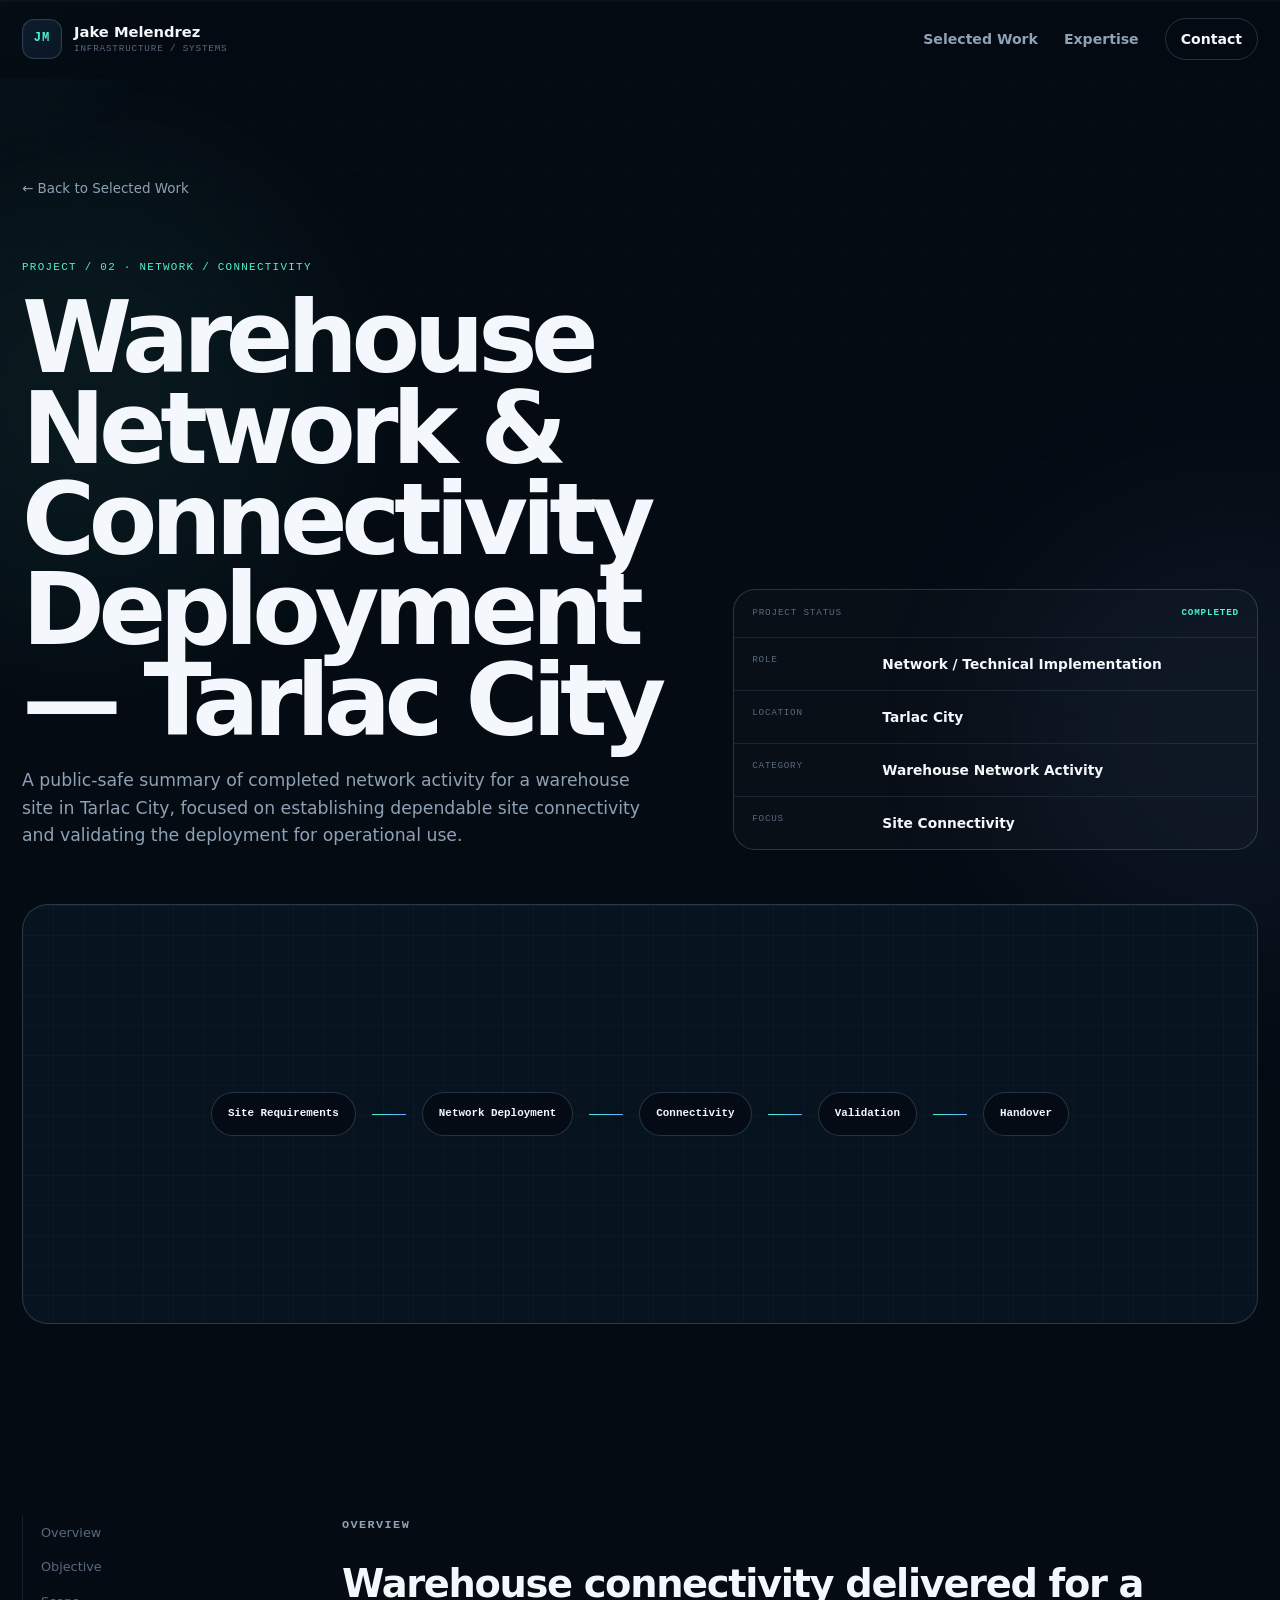
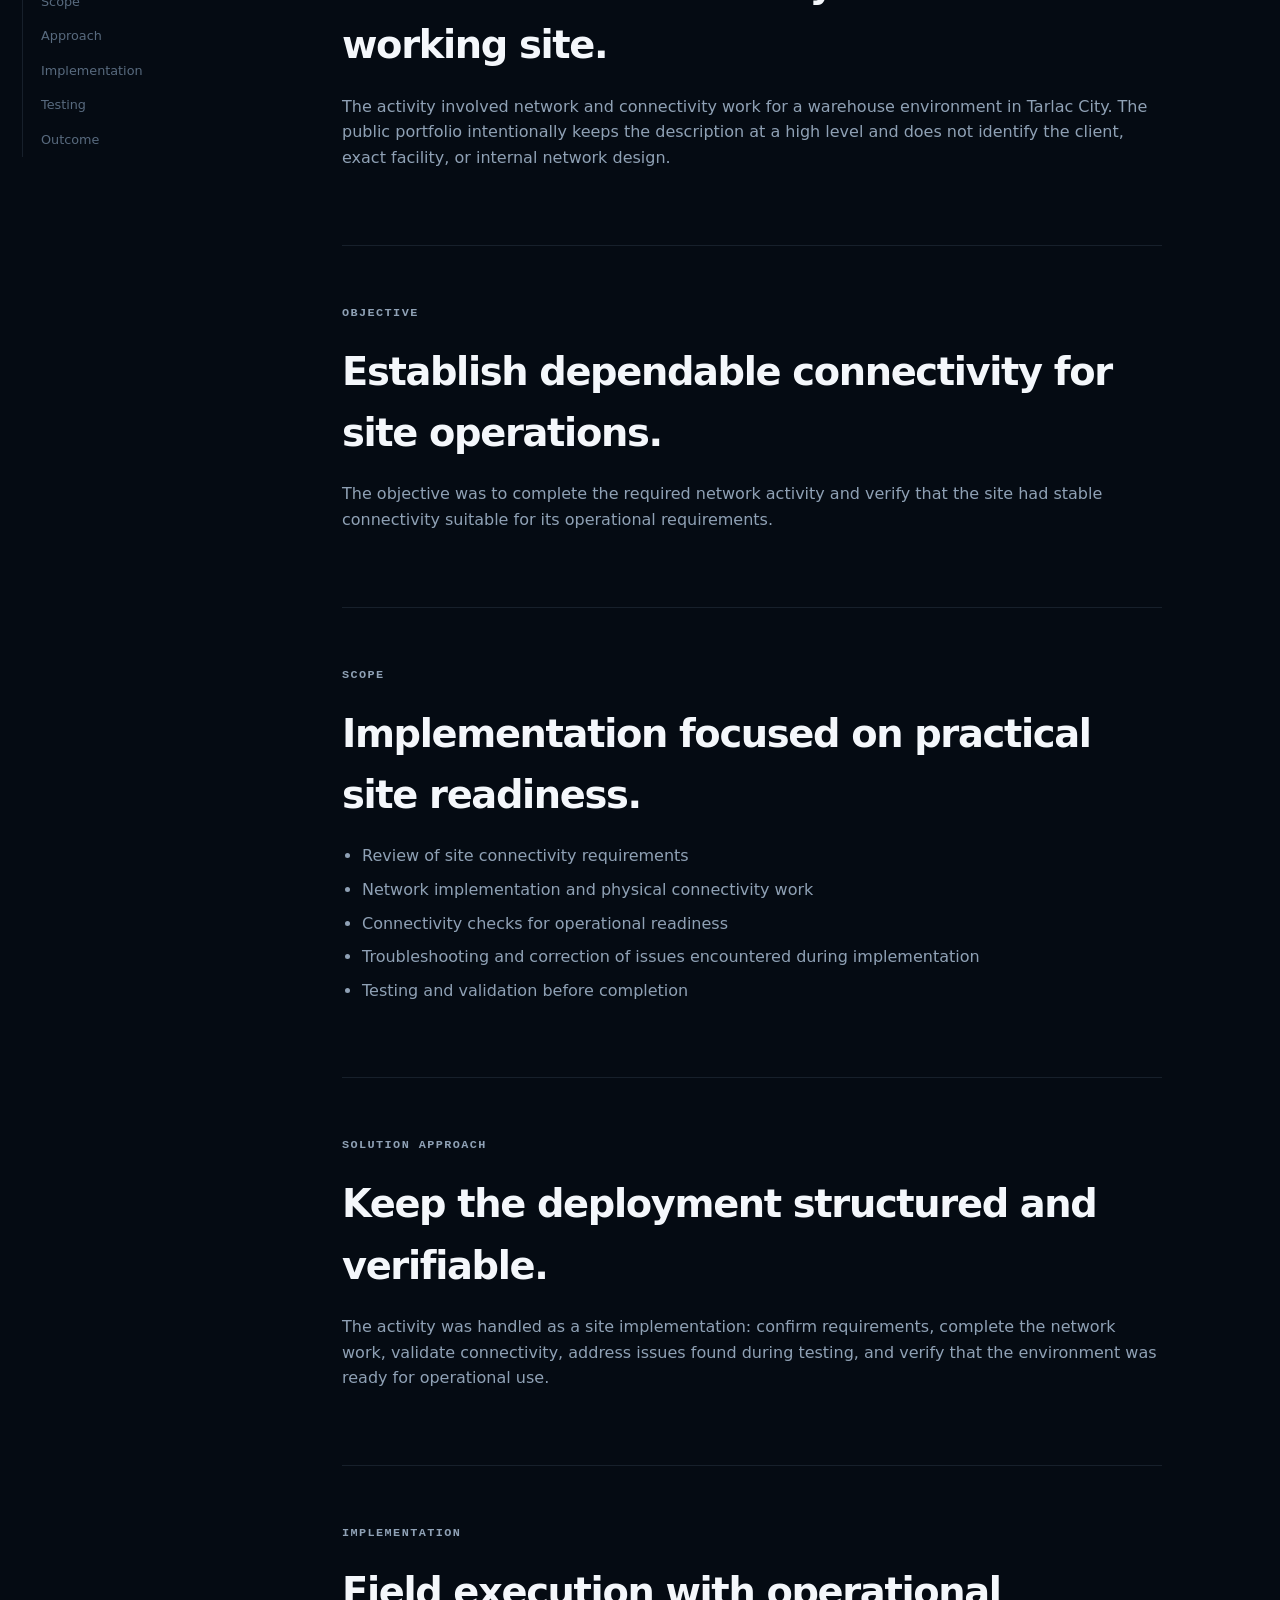
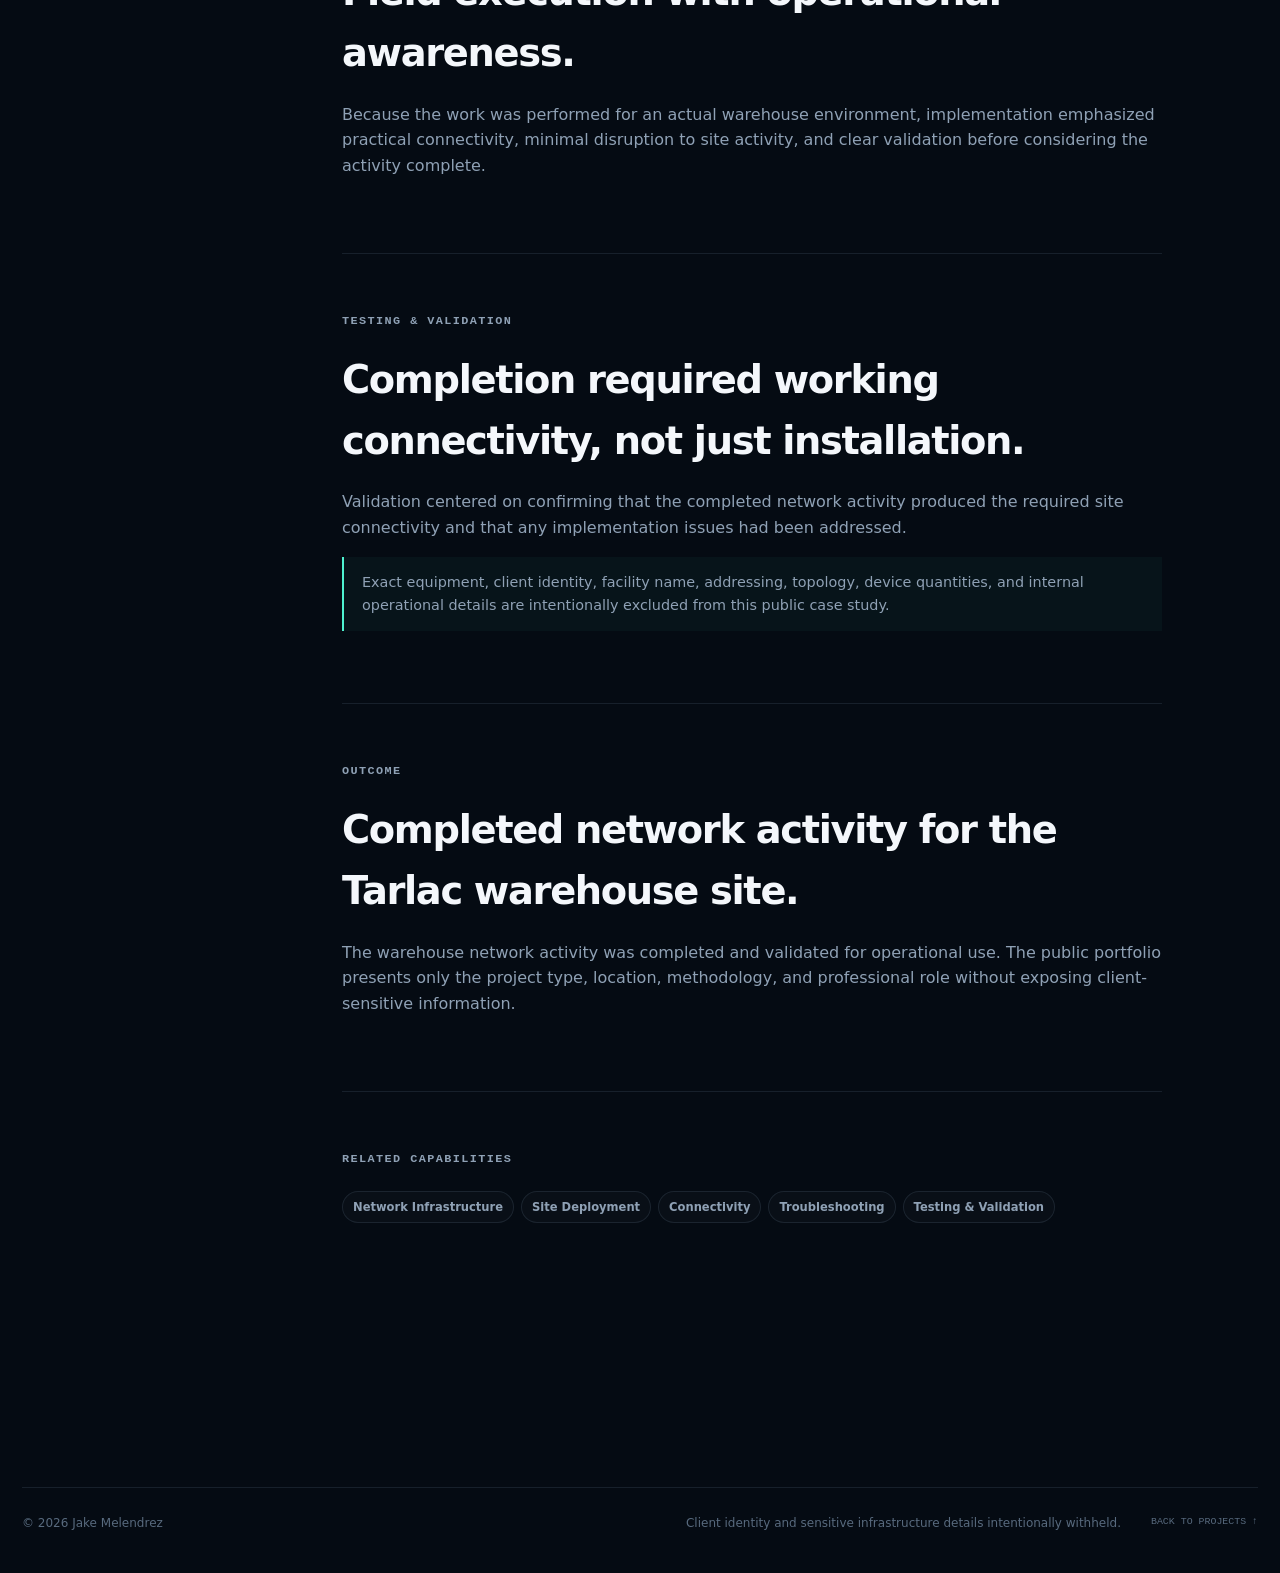
<file: projects/warehouse-network-tarlac/index.html>
<!DOCTYPE html>
<html lang="en">
<head>
  <meta charset="UTF-8">
  <meta name="viewport" content="width=device-width, initial-scale=1.0">
  <meta name="theme-color" content="#050b13">
  <meta name="description" content="Sanitized case study: Warehouse Network & Connectivity Deployment — Tarlac City.">
  <title>Warehouse Network & Connectivity Deployment — Tarlac City | Jake Melendrez</title>
  <link rel="stylesheet" href="../../assets/css/styles.css">
  <script src="../../assets/js/main.js" defer></script>
</head>
<body class="case-page">
  <a class="skip-link" href="#main-content">Skip to content</a>
  <div class="scroll-progress" aria-hidden="true"><span id="scroll-progress-bar"></span></div>
  <div class="ambient ambient-one" aria-hidden="true"></div>
  <div class="ambient ambient-two" aria-hidden="true"></div>
  <div class="cursor-glow" aria-hidden="true"></div>

  <header class="site-header">
    <div class="container nav-shell">
      <a class="brand" href="../../#top" aria-label="Jake Melendrez home">
        <span class="brand-mark" aria-hidden="true">JM</span>
        <span class="brand-copy"><strong>Jake Melendrez</strong><small>Infrastructure / Systems</small></span>
      </a>

      <button class="nav-toggle" type="button" aria-expanded="false" aria-controls="site-nav" aria-label="Open navigation">
        <span></span><span></span><span></span>
      </button>

      <nav class="site-nav" id="site-nav" aria-label="Case study navigation">
        <a href="../../#work">Selected Work</a>
        <a href="../../#expertise">Expertise</a>
        <a class="nav-cta" href="../../#contact">Contact</a>
      </nav>
    </div>
  </header>

  <main id="main-content">
    <section class="case-hero">
      <div class="container">
        <a class="case-breadcrumb" href="../../#work">← Back to Selected Work</a>

        <div class="case-hero-grid">
          <div data-reveal="left">
            <p class="case-kicker">PROJECT / 02 · NETWORK / CONNECTIVITY</p>
            <h1 class="case-title">Warehouse Network & Connectivity Deployment — Tarlac City</h1>
            <p class="case-summary">A public-safe summary of completed network activity for a warehouse site in Tarlac City, focused on establishing dependable site connectivity and validating the deployment for operational use.</p>
          </div>

          <aside class="case-status-panel" data-reveal="right" aria-label="Project summary">
            <div class="case-status-head"><span>PROJECT STATUS</span><b>COMPLETED</b></div>
            <div class="case-meta-list">
              <div><span>Role</span><strong>Network / Technical Implementation</strong></div>
              <div><span>Location</span><strong>Tarlac City</strong></div>
              <div><span>Category</span><strong>Warehouse Network Activity</strong></div>
              <div><span>Focus</span><strong>Site Connectivity</strong></div>
            </div>
          </aside>
        </div>

        <div class="case-visual" data-reveal="up">
          <div class="blueprint-grid"></div>
          <div class="case-flow">
            <span>Site Requirements</span><i></i><span>Network Deployment</span><i></i><span>Connectivity</span><i></i><span>Validation</span><i></i><span>Handover</span>
          </div>
          <div class="console-scan" aria-hidden="true"></div>
        </div>
      </div>
    </section>

    <section class="section">
      <div class="container case-content-wrap">
        <aside class="case-nav" aria-label="Case study sections">
          <a href="#overview">Overview</a>
          <a href="#objective">Objective</a>
          <a href="#scope">Scope</a>
          <a href="#approach">Approach</a>
          <a href="#implementation">Implementation</a>
          <a href="#testing">Testing</a>
          <a href="#outcome">Outcome</a>
        </aside>

        <div class="case-content">
          <section id="overview" data-reveal="up">
            <p class="section-kicker">OVERVIEW</p>
            <h2>Warehouse connectivity delivered for a working site.</h2>
            <p>The activity involved network and connectivity work for a warehouse environment in Tarlac City. The public portfolio intentionally keeps the description at a high level and does not identify the client, exact facility, or internal network design.</p>
          </section>

          <section id="objective" data-reveal="up">
            <p class="section-kicker">OBJECTIVE</p>
            <h2>Establish dependable connectivity for site operations.</h2>
            <p>The objective was to complete the required network activity and verify that the site had stable connectivity suitable for its operational requirements.</p>
          </section>

          <section id="scope" data-reveal="up">
            <p class="section-kicker">SCOPE</p>
            <h2>Implementation focused on practical site readiness.</h2>
            <ul>
              <li>Review of site connectivity requirements</li>
              <li>Network implementation and physical connectivity work</li>
              <li>Connectivity checks for operational readiness</li>
              <li>Troubleshooting and correction of issues encountered during implementation</li>
              <li>Testing and validation before completion</li>
            </ul>
          </section>

          <section id="approach" data-reveal="up">
            <p class="section-kicker">SOLUTION APPROACH</p>
            <h2>Keep the deployment structured and verifiable.</h2>
            <p>The activity was handled as a site implementation: confirm requirements, complete the network work, validate connectivity, address issues found during testing, and verify that the environment was ready for operational use.</p>
          </section>

          <section id="implementation" data-reveal="up">
            <p class="section-kicker">IMPLEMENTATION</p>
            <h2>Field execution with operational awareness.</h2>
            <p>Because the work was performed for an actual warehouse environment, implementation emphasized practical connectivity, minimal disruption to site activity, and clear validation before considering the activity complete.</p>
          </section>

          <section id="testing" data-reveal="up">
            <p class="section-kicker">TESTING & VALIDATION</p>
            <h2>Completion required working connectivity, not just installation.</h2>
            <p>Validation centered on confirming that the completed network activity produced the required site connectivity and that any implementation issues had been addressed.</p>
            <p class="case-note">Exact equipment, client identity, facility name, addressing, topology, device quantities, and internal operational details are intentionally excluded from this public case study.</p>
          </section>

          <section id="outcome" data-reveal="up">
            <p class="section-kicker">OUTCOME</p>
            <h2>Completed network activity for the Tarlac warehouse site.</h2>
            <p>The warehouse network activity was completed and validated for operational use. The public portfolio presents only the project type, location, methodology, and professional role without exposing client-sensitive information.</p>
          </section>

          <section data-reveal="up">
            <p class="section-kicker">RELATED CAPABILITIES</p>
            <div class="tag-row">
              <span>Network Infrastructure</span>
              <span>Site Deployment</span>
              <span>Connectivity</span>
              <span>Troubleshooting</span>
              <span>Testing & Validation</span>
            </div>
          </section>
        </div>
      </div>
    </section>
  </main>

  <footer class="site-footer">
    <div class="container footer-inner">
      <p>© <span id="current-year">2026</span> Jake Melendrez</p>
      <p>Client identity and sensitive infrastructure details intentionally withheld.</p>
      <a href="../../#work">BACK TO PROJECTS ↑</a>
    </div>
  </footer>
</body>
</html>
</file>
<file: assets/css/styles.css>
:root{
  --bg:#050b13;
  --bg-2:#08111d;
  --panel:#0a1624;
  --panel-2:#0d1c2d;
  --text:#f4f7fb;
  --muted:#8fa1b5;
  --faint:#586a7e;
  --line:rgba(155,190,220,.12);
  --line-strong:rgba(155,190,220,.22);
  --cyan:#4ef1d0;
  --cyan-soft:rgba(78,241,208,.12);
  --blue:#70a7ff;
  --amber:#ffbf69;
  --danger:#ff7c7c;
  --max:1280px;
  --radius:24px;
  --shadow:0 28px 90px rgba(0,0,0,.34);
  --mono:"SFMono-Regular",Consolas,"Liberation Mono",Menlo,monospace;
}
*{box-sizing:border-box}
html{scroll-behavior:smooth}
body{
  margin:0;
  min-width:320px;
  background:
    radial-gradient(circle at 18% 8%,rgba(37,82,116,.18),transparent 30%),
    linear-gradient(180deg,#050b13 0%,#06101a 38%,#050b13 100%);
  color:var(--text);
  font-family:Inter,ui-sans-serif,system-ui,-apple-system,BlinkMacSystemFont,"Segoe UI",sans-serif;
  line-height:1.6;
  -webkit-font-smoothing:antialiased;
  overflow-x:hidden;
}
body::before{
  content:"";
  position:fixed;
  inset:0;
  z-index:-4;
  pointer-events:none;
  background-image:
    linear-gradient(rgba(120,160,190,.028) 1px,transparent 1px),
    linear-gradient(90deg,rgba(120,160,190,.028) 1px,transparent 1px);
  background-size:42px 42px;
  mask-image:linear-gradient(to bottom,rgba(0,0,0,.85),transparent 92%);
}
a{color:inherit}
button,a{-webkit-tap-highlight-color:transparent}
img,svg{max-width:100%;display:block}
:focus-visible{outline:3px solid var(--cyan);outline-offset:4px}
::selection{background:var(--cyan);color:#03100e}

.skip-link{
  position:fixed;
  left:16px;
  top:-100px;
  z-index:1000;
  padding:10px 14px;
  background:var(--text);
  color:var(--bg);
  border-radius:10px;
}
.skip-link:focus{top:16px}

.scroll-progress{
  position:fixed;
  inset:0 0 auto;
  height:2px;
  z-index:300;
  background:rgba(255,255,255,.03);
}
.scroll-progress span{
  display:block;
  width:0;
  height:100%;
  background:linear-gradient(90deg,var(--cyan),var(--blue));
  box-shadow:0 0 20px rgba(78,241,208,.55);
}
.ambient{
  position:fixed;
  width:460px;
  height:460px;
  border-radius:50%;
  filter:blur(90px);
  opacity:.06;
  pointer-events:none;
  z-index:-3;
}
.ambient-one{background:var(--cyan);left:-150px;top:18%}
.ambient-two{background:var(--blue);right:-180px;top:56%}
.cursor-glow{
  position:fixed;
  width:360px;
  height:360px;
  border-radius:50%;
  pointer-events:none;
  z-index:-2;
  opacity:.05;
  background:radial-gradient(circle,var(--cyan),transparent 68%);
  transform:translate(-50%,-50%);
  transition:opacity .2s ease;
}

.container{width:min(calc(100% - 44px),var(--max));margin:0 auto}
.section{padding:120px 0}
.section-kicker,
.hero-overline,
.console-label,
.project-meta,
.experience-code,
.coming-soon,
.section-code small{
  font-family:var(--mono);
  letter-spacing:.12em;
  text-transform:uppercase;
}
.section-kicker{
  margin:0 0 18px;
  color:var(--cyan);
  font-size:.74rem;
  font-weight:800;
}
.section-header{
  display:grid;
  grid-template-columns:minmax(0,1.2fr) minmax(280px,.8fr);
  gap:70px;
  align-items:end;
  margin-bottom:58px;
}
.section-header h2,
.about-main h2,
.credential-grid h2,
.contact-shell h2{
  margin:0;
  max-width:900px;
  font-size:clamp(2.4rem,5.1vw,5.3rem);
  line-height:.96;
  letter-spacing:-.055em;
}
.section-header>p{
  margin:0 0 8px;
  color:var(--muted);
  max-width:560px;
  font-size:1.02rem;
}

.site-header{
  position:sticky;
  top:0;
  z-index:200;
  border-bottom:1px solid transparent;
  background:rgba(5,11,19,.68);
  backdrop-filter:blur(18px);
  transition:border-color .2s ease,background .2s ease;
}
.site-header.is-scrolled{
  border-color:var(--line);
  background:rgba(5,11,19,.86);
}
.nav-shell{
  min-height:78px;
  display:flex;
  align-items:center;
  justify-content:space-between;
  gap:24px;
}
.brand{
  display:inline-flex;
  align-items:center;
  gap:12px;
  text-decoration:none;
}
.brand-mark{
  width:40px;
  height:40px;
  display:grid;
  place-items:center;
  border:1px solid var(--line-strong);
  border-radius:12px;
  background:linear-gradient(145deg,var(--panel-2),var(--panel));
  color:var(--cyan);
  font-family:var(--mono);
  font-size:.76rem;
  font-weight:900;
  letter-spacing:.08em;
  box-shadow:inset 0 0 0 1px rgba(255,255,255,.02);
}
.brand-copy{display:grid;line-height:1.05}
.brand-copy strong{font-size:.92rem}
.brand-copy small{
  margin-top:5px;
  color:var(--faint);
  font-family:var(--mono);
  font-size:.58rem;
  letter-spacing:.09em;
  text-transform:uppercase;
}
.site-nav{display:flex;align-items:center;gap:26px}
.site-nav a{
  position:relative;
  color:var(--muted);
  text-decoration:none;
  font-size:.88rem;
  font-weight:680;
  transition:color .2s ease;
}
.site-nav a::after{
  content:"";
  position:absolute;
  left:0;
  right:0;
  bottom:-8px;
  height:1px;
  transform:scaleX(0);
  transform-origin:left;
  background:var(--cyan);
  transition:transform .25s ease;
}
.site-nav a:hover,.site-nav a.is-active{color:var(--text)}
.site-nav a:hover::after,.site-nav a.is-active::after{transform:scaleX(1)}
.site-nav .nav-cta{
  color:var(--text);
  padding:9px 15px;
  border:1px solid var(--line-strong);
  border-radius:999px;
}
.site-nav .nav-cta::after{display:none}
.nav-toggle{
  display:none;
  border:0;
  background:transparent;
  padding:8px;
}
.nav-toggle span{
  display:block;
  width:24px;
  height:2px;
  margin:5px 0;
  border-radius:2px;
  background:var(--text);
}

.hero{
  position:relative;
  min-height:calc(100svh - 78px);
  display:grid;
  align-items:center;
  padding:64px 0 88px;
}
.hero-grid{
  display:grid;
  grid-template-columns:minmax(0,1.05fr) minmax(420px,.95fr);
  gap:70px;
  align-items:center;
}
.hero-status{
  display:inline-flex;
  align-items:center;
  gap:10px;
  color:var(--muted);
  font-family:var(--mono);
  font-size:.72rem;
  letter-spacing:.08em;
  text-transform:uppercase;
}
.status-pulse{
  width:8px;
  height:8px;
  border-radius:50%;
  background:var(--cyan);
  box-shadow:0 0 0 0 rgba(78,241,208,.55);
  animation:pulse 2.2s infinite;
}
@keyframes pulse{
  0%{box-shadow:0 0 0 0 rgba(78,241,208,.48)}
  70%{box-shadow:0 0 0 10px rgba(78,241,208,0)}
  100%{box-shadow:0 0 0 0 rgba(78,241,208,0)}
}
.hero-overline{
  margin:34px 0 10px;
  color:var(--cyan);
  font-size:.68rem;
  font-weight:850;
}
.hero h1{
  margin:0;
  font-size:clamp(5rem,9.6vw,9.6rem);
  line-height:.79;
  letter-spacing:-.08em;
}
.hero h1>span{display:block}
.hero-last{
  position:relative;
  color:transparent;
  -webkit-text-stroke:1px rgba(244,247,251,.58);
  text-shadow:0 0 42px rgba(112,167,255,.06);
}
.hero-last::after{
  content:attr(data-text);
  position:absolute;
  inset:0;
  width:0;
  overflow:hidden;
  color:rgba(244,247,251,.10);
  -webkit-text-stroke:1px var(--cyan);
  white-space:nowrap;
  animation:scanText 6s ease-in-out infinite;
}
@keyframes scanText{
  0%,15%{width:0}
  48%,58%{width:100%}
  88%,100%{width:0}
}
.hero-roles{
  display:flex;
  flex-wrap:wrap;
  gap:8px 12px;
  align-items:center;
  margin:30px 0 0;
  color:var(--text);
  font-weight:760;
  font-size:.94rem;
}
.hero-roles i{
  width:4px;
  height:4px;
  border-radius:50%;
  background:var(--cyan);
  opacity:.8;
}
.hero-summary{
  max-width:720px;
  margin:18px 0 0;
  color:var(--muted);
  font-size:1.08rem;
}
.hero-actions{display:flex;flex-wrap:wrap;gap:12px;margin-top:32px}
.button{
  min-height:50px;
  display:inline-flex;
  align-items:center;
  justify-content:center;
  gap:14px;
  padding:0 20px;
  border-radius:12px;
  text-decoration:none;
  font-weight:850;
  font-size:.9rem;
  transition:transform .25s ease,border-color .25s ease,background .25s ease,box-shadow .25s ease;
}
.button-primary{
  color:#03120f;
  background:linear-gradient(135deg,#4ef1d0,#6de7cf);
  box-shadow:0 14px 38px rgba(78,241,208,.12);
}
.button-primary:hover{box-shadow:0 18px 48px rgba(78,241,208,.22)}
.button-ghost{
  border:1px solid var(--line-strong);
  background:rgba(255,255,255,.02);
}
.button-ghost:hover{border-color:rgba(78,241,208,.42);background:rgba(78,241,208,.04)}
.hero-method{
  display:grid;
  grid-template-columns:repeat(4,max-content);
  gap:16px;
  margin-top:30px;
}
.hero-method span{
  color:var(--faint);
  font-family:var(--mono);
  font-size:.68rem;
  text-transform:uppercase;
  letter-spacing:.08em;
}
.hero-method b{color:var(--cyan);font-weight:800;margin-right:6px}

.hero-console{
  position:relative;
  overflow:hidden;
  border:1px solid var(--line-strong);
  border-radius:28px;
  background:
    linear-gradient(180deg,rgba(255,255,255,.024),rgba(255,255,255,.008)),
    rgba(6,14,24,.92);
  box-shadow:var(--shadow);
}
.hero-console::before{
  content:"";
  position:absolute;
  inset:0;
  pointer-events:none;
  background:linear-gradient(120deg,rgba(78,241,208,.04),transparent 30%,rgba(112,167,255,.035) 70%,transparent);
}
.console-head{
  position:relative;
  z-index:2;
  display:flex;
  justify-content:space-between;
  gap:20px;
  align-items:center;
  padding:22px 24px;
  border-bottom:1px solid var(--line);
}
.console-head>div:first-child{display:grid;gap:3px}
.console-label{color:var(--faint);font-size:.62rem}
.console-head strong{font-size:.96rem}
.console-live{
  display:flex;
  align-items:center;
  gap:8px;
  color:var(--cyan);
  font-family:var(--mono);
  font-size:.66rem;
  letter-spacing:.08em;
}
.console-live i{
  width:7px;height:7px;border-radius:50%;background:var(--cyan);
  box-shadow:0 0 16px rgba(78,241,208,.75);
}
.console-stage{
  position:relative;
  min-height:520px;
  overflow:hidden;
  background-image:
    linear-gradient(rgba(255,255,255,.025) 1px,transparent 1px),
    linear-gradient(90deg,rgba(255,255,255,.025) 1px,transparent 1px);
  background-size:34px 34px;
}
.topology{
  width:100%;
  height:100%;
  min-height:520px;
  position:relative;
  z-index:2;
}
.route{
  fill:none;
  stroke:url(#routeGradient);
  stroke-width:1.4;
  stroke-dasharray:8 8;
  animation:routeFlow 8s linear infinite;
}
.route-b{animation-duration:10s}
.route-c,.route-d{stroke-opacity:.42;animation-duration:12s}
@keyframes routeFlow{to{stroke-dashoffset:-160}}
.topology-node>circle:first-child{
  fill:#081522;
  stroke:rgba(78,241,208,.45);
  stroke-width:1.2;
}
.topology-node .node-ring{
  fill:none;
  stroke:rgba(78,241,208,.08);
  stroke-width:1;
  stroke-dasharray:4 8;
  transform-origin:center;
  animation:nodeSpin 12s linear infinite;
}
@keyframes nodeSpin{to{transform:rotate(360deg)}}
.topology-node text{
  fill:#e9f4f2;
  text-anchor:middle;
  font-family:var(--mono);
  font-size:11px;
  font-weight:850;
  letter-spacing:1px;
}
.node-core>circle:first-child{stroke:rgba(112,167,255,.62)}
.packet{fill:var(--cyan)}
.packet-b{fill:var(--blue)}
.packet-c{fill:var(--amber)}
.console-scan{
  position:absolute;
  z-index:3;
  left:0;
  right:0;
  top:-14%;
  height:16%;
  background:linear-gradient(to bottom,transparent,rgba(78,241,208,.09),transparent);
  animation:consoleScan 5.8s linear infinite;
  pointer-events:none;
}
@keyframes consoleScan{to{transform:translateY(740%)}}
.console-corner{
  position:absolute;
  z-index:4;
  width:42px;height:42px;
  border-color:rgba(78,241,208,.32);
}
.corner-tl{left:18px;top:18px;border-left:1px solid;border-top:1px solid}
.corner-br{right:18px;bottom:18px;border-right:1px solid;border-bottom:1px solid}
.console-footer{
  display:grid;
  grid-template-columns:repeat(3,1fr);
  border-top:1px solid var(--line);
}
.console-footer div{padding:18px 20px;border-right:1px solid var(--line)}
.console-footer div:last-child{border-right:0}
.console-footer span,.console-footer strong{display:block}
.console-footer span{
  color:var(--faint);
  font-family:var(--mono);
  font-size:.58rem;
  letter-spacing:.11em;
}
.console-footer strong{margin-top:4px;font-size:.83rem}
.hero-scrollcue{
  position:absolute;
  left:max(22px,calc((100vw - var(--max))/2));
  bottom:24px;
  display:flex;
  align-items:center;
  gap:10px;
  color:var(--faint);
  font-family:var(--mono);
  font-size:.58rem;
  letter-spacing:.12em;
}
.hero-scrollcue span{
  width:40px;
  height:1px;
  background:linear-gradient(90deg,var(--cyan),transparent);
  animation:scrollLine 2.6s ease-in-out infinite;
}
@keyframes scrollLine{50%{width:68px}}

.about-section{
  border-top:1px solid var(--line);
  border-bottom:1px solid var(--line);
  background:linear-gradient(180deg,rgba(255,255,255,.012),rgba(255,255,255,.004));
}
.editorial-grid{
  display:grid;
  grid-template-columns:150px minmax(0,1.1fr) minmax(320px,.65fr);
  gap:50px;
  align-items:start;
}
.section-code{padding-top:6px}
.section-code span{
  display:block;
  color:var(--cyan);
  font-size:2rem;
  font-weight:800;
  letter-spacing:-.05em;
}
.section-code small{color:var(--faint);font-size:.58rem}
.about-main h2 em{font-style:normal;color:var(--cyan)}
.about-copy{
  padding-top:38px;
  color:var(--muted);
  font-size:1.05rem;
}
.about-copy p:first-child{margin-top:0}
.about-copy p:last-child{margin-bottom:0}

.expertise-section{position:relative}
.capability-matrix{border-top:1px solid var(--line)}
.capability-row{
  position:relative;
  display:grid;
  grid-template-columns:64px minmax(250px,.8fr) minmax(300px,1.2fr) 40px;
  gap:28px;
  align-items:center;
  min-height:138px;
  padding:24px 0;
  border-bottom:1px solid var(--line);
  transition:padding .25s ease,background .25s ease,border-color .25s ease;
}
.capability-row::before{
  content:"";
  position:absolute;
  left:-24px;
  right:-24px;
  inset-block:0;
  z-index:-1;
  opacity:0;
  border-radius:16px;
  background:linear-gradient(90deg,rgba(78,241,208,.04),rgba(112,167,255,.02),transparent);
  transition:opacity .25s ease;
}
.capability-row:hover{padding-left:12px}
.capability-row:hover::before{opacity:1}
.capability-no{
  color:var(--cyan);
  font-family:var(--mono);
  font-size:.7rem;
}
.capability-title h3{
  margin:0;
  font-size:1.3rem;
  letter-spacing:-.025em;
}
.capability-title span{
  display:block;
  margin-top:6px;
  color:var(--faint);
  font-family:var(--mono);
  font-size:.63rem;
  text-transform:uppercase;
  letter-spacing:.06em;
}
.capability-row>p{margin:0;color:var(--muted)}
.capability-arrow{
  color:var(--faint);
  font-size:1.2rem;
  transition:transform .25s ease,color .25s ease;
}
.capability-row:hover .capability-arrow{transform:translate(4px,-4px);color:var(--cyan)}

.work-section{
  border-top:1px solid var(--line);
  background:linear-gradient(180deg,#07111c,#050b13);
}
.work-header{margin-bottom:70px}
.dossier-list{display:grid;gap:28px}
.dossier{
  position:relative;
  display:grid;
  grid-template-columns:minmax(0,.92fr) minmax(0,1.08fr);
  overflow:hidden;
  border:1px solid var(--line-strong);
  border-radius:28px;
  background:rgba(8,17,29,.78);
  box-shadow:0 30px 80px rgba(0,0,0,.20);
}
.dossier-reverse .dossier-visual{order:2;border-right:0;border-left:1px solid var(--line)}
.dossier-reverse .dossier-copy{order:1}
.dossier-index{
  position:absolute;
  z-index:5;
  top:18px;
  left:20px;
  color:var(--faint);
  font-family:var(--mono);
  font-size:.58rem;
  letter-spacing:.12em;
}
.dossier-reverse .dossier-index{left:auto;right:20px}
.dossier-visual{
  position:relative;
  min-height:520px;
  overflow:hidden;
  border-right:1px solid var(--line);
  background:#071522;
}
.dossier-visual::after{
  content:"";
  position:absolute;
  inset:0;
  background:linear-gradient(135deg,rgba(78,241,208,.03),transparent 40%,rgba(112,167,255,.04));
  pointer-events:none;
}
.blueprint-grid,
.warehouse-lines{
  position:absolute;
  inset:0;
  background-image:
    linear-gradient(rgba(115,165,195,.045) 1px,transparent 1px),
    linear-gradient(90deg,rgba(115,165,195,.045) 1px,transparent 1px);
  background-size:30px 30px;
}
.radar-ring{
  position:absolute;
  left:50%;
  top:50%;
  border:1px solid rgba(78,241,208,.16);
  border-radius:50%;
  transform:translate(-50%,-50%);
}
.radar-one{width:260px;height:260px}
.radar-two{width:390px;height:390px;border-style:dashed}
.radar-sweep{
  position:absolute;
  left:50%;
  top:50%;
  width:195px;
  height:195px;
  transform-origin:0 0;
  background:conic-gradient(from 270deg,rgba(78,241,208,.20),transparent 28%);
  border-radius:0 100% 0 0;
  animation:radar 6s linear infinite;
}
@keyframes radar{to{transform:rotate(360deg)}}
.visual-core{
  position:absolute;
  left:50%;
  top:50%;
  z-index:4;
  transform:translate(-50%,-50%);
  width:122px;height:122px;
  display:grid;place-items:center;
  border:1px solid rgba(78,241,208,.46);
  border-radius:50%;
  background:rgba(6,15,25,.9);
  color:var(--text);
  font-family:var(--mono);
  font-size:.72rem;
  font-weight:900;
  letter-spacing:.12em;
  box-shadow:0 0 0 18px rgba(78,241,208,.035),0 0 60px rgba(78,241,208,.07);
}
.visual-core-small{width:105px;height:105px}
.visual-caption{
  position:absolute;
  z-index:4;
  left:24px;
  bottom:22px;
  color:var(--faint);
  font-family:var(--mono);
  font-size:.58rem;
  letter-spacing:.12em;
}
.warehouse-node{
  position:absolute;
  width:18px;height:18px;
  border-radius:50%;
  background:var(--cyan);
  box-shadow:0 0 0 8px rgba(78,241,208,.05),0 0 24px rgba(78,241,208,.24);
}
.node-a{left:20%;top:28%}.node-b{right:20%;top:24%}.node-c{right:22%;bottom:24%}
.warehouse-path{
  position:absolute;
  height:1px;
  background:linear-gradient(90deg,transparent,var(--cyan),transparent);
  transform-origin:left center;
  opacity:.5;
}
.path-a{width:58%;left:21%;top:31%;transform:rotate(-3deg)}
.path-b{width:52%;left:26%;top:47%;transform:rotate(25deg)}
.dossier-copy{
  display:flex;
  flex-direction:column;
  align-items:flex-start;
  padding:76px 48px 44px;
}
.project-meta{
  display:flex;
  flex-wrap:wrap;
  gap:8px 16px;
  color:var(--cyan);
  font-size:.62rem;
  font-weight:800;
}
.dossier h3,.mini-dossier h3{
  margin:20px 0 16px;
  font-size:clamp(1.8rem,3.3vw,3.2rem);
  line-height:1.03;
  letter-spacing:-.045em;
}
.dossier-copy>p,.mini-dossier>p{margin:0;color:var(--muted)}
.project-facts{
  width:100%;
  display:grid;
  grid-template-columns:repeat(3,1fr);
  gap:1px;
  margin-top:28px;
  border:1px solid var(--line);
  background:var(--line);
  border-radius:14px;
  overflow:hidden;
}
.project-facts span{
  padding:14px 16px;
  background:var(--panel);
  color:var(--text);
  font-size:.75rem;
}
.project-facts b{
  display:block;
  margin-bottom:4px;
  color:var(--faint);
  font-family:var(--mono);
  font-size:.54rem;
  letter-spacing:.1em;
}
.tag-row{
  display:flex;
  flex-wrap:wrap;
  gap:7px;
  margin-top:22px;
}
.tag-row span{
  border:1px solid var(--line);
  border-radius:999px;
  padding:6px 10px;
  background:rgba(255,255,255,.02);
  color:var(--muted);
  font-size:.72rem;
  font-weight:700;
}
.project-link{
  margin-top:auto;
  padding-top:34px;
  display:inline-flex;
  align-items:center;
  gap:12px;
  color:var(--cyan);
  text-decoration:none;
  font-weight:850;
  font-size:.88rem;
}
.project-link b{transition:transform .25s ease}
.project-link:hover b{transform:translate(4px,-4px)}
.dossier-secondary-grid{
  display:grid;
  grid-template-columns:repeat(2,1fr);
  gap:18px;
}
.mini-dossier{
  min-height:360px;
  display:flex;
  flex-direction:column;
  align-items:flex-start;
  padding:30px;
  border:1px solid var(--line);
  border-radius:22px;
  background:rgba(255,255,255,.015);
}
.mini-no{
  color:var(--faint);
  font-family:var(--mono);
  font-size:2.1rem;
  font-weight:800;
  letter-spacing:-.05em;
  margin-bottom:38px;
}
.mini-dossier h3{font-size:1.55rem}
.coming-soon{
  margin-top:auto;
  padding-top:30px;
  color:var(--faint);
  font-size:.58rem;
}

.experience-section{border-top:1px solid var(--line)}
.experience-rail{
  position:relative;
  margin-top:16px;
  padding-left:72px;
}
.experience-progress{
  position:absolute;
  left:18px;
  top:18px;
  bottom:18px;
  width:1px;
  background:var(--line);
}
.experience-progress span{
  display:block;
  width:1px;
  height:0;
  background:linear-gradient(var(--cyan),var(--blue));
  box-shadow:0 0 14px rgba(78,241,208,.32);
}
.experience-item{
  position:relative;
  padding:34px 0 44px;
  border-bottom:1px solid var(--line);
}
.experience-dot{
  position:absolute;
  left:-58px;
  top:48px;
  width:10px;height:10px;
  border-radius:50%;
  background:var(--cyan);
  box-shadow:0 0 0 8px rgba(78,241,208,.05),0 0 22px rgba(78,241,208,.28);
}
.experience-code{
  color:var(--cyan);
  font-size:.64rem;
  font-weight:800;
}
.experience-item h3{
  margin:10px 0 10px;
  font-size:clamp(1.35rem,2.5vw,2.1rem);
  letter-spacing:-.03em;
}
.experience-item p{margin:0;color:var(--muted);max-width:900px}

.tech-section{
  padding:88px 0 110px;
  border-block:1px solid var(--line);
  background:#06101a;
  overflow:hidden;
}
.tech-marquee{
  width:100%;
  overflow:hidden;
  border-block:1px solid var(--line);
}
.tech-track{
  width:max-content;
  display:flex;
  align-items:center;
  gap:28px;
  padding:18px 0;
  animation:marquee 28s linear infinite;
}
.tech-track span{
  color:var(--text);
  font-size:1.05rem;
  font-weight:850;
  letter-spacing:.08em;
}
.tech-track i{
  width:5px;height:5px;border-radius:50%;background:var(--cyan);
}
@keyframes marquee{to{transform:translateX(-50%)}}
.tech-groups{
  display:grid;
  grid-template-columns:repeat(4,1fr);
  gap:1px;
  margin-top:70px;
  border:1px solid var(--line);
  border-radius:20px;
  overflow:hidden;
  background:var(--line);
}
.tech-groups article{
  min-height:210px;
  padding:24px;
  background:var(--panel);
}
.tech-groups article>span{
  color:var(--cyan);
  font-family:var(--mono);
  font-size:.65rem;
}
.tech-groups h3{margin:44px 0 10px;font-size:1.05rem}
.tech-groups p{margin:0;color:var(--muted);font-size:.88rem}

.credential-grid{
  display:grid;
  grid-template-columns:minmax(0,.8fr) minmax(420px,1.2fr);
  gap:80px;
  align-items:center;
}
.credential-intro{max-width:520px;color:var(--muted)}
.credential-vault{
  position:relative;
  overflow:hidden;
  border:1px solid var(--line-strong);
  border-radius:24px;
  background:linear-gradient(145deg,rgba(255,255,255,.025),rgba(255,255,255,.008));
}
.vault-top{
  position:relative;
  z-index:2;
  display:flex;
  justify-content:space-between;
  gap:20px;
  padding:18px 20px;
  border-bottom:1px solid var(--line);
  color:var(--faint);
  font-family:var(--mono);
  font-size:.58rem;
  letter-spacing:.08em;
}
.vault-top b{color:var(--cyan)}
.vault-top b i{
  display:inline-block;
  width:6px;height:6px;
  margin-right:8px;
  border-radius:50%;
  background:var(--cyan);
}
.vault-body{
  position:relative;
  z-index:2;
  min-height:240px;
  display:flex;
  align-items:center;
  gap:20px;
  padding:34px;
}
.vault-icon{
  width:58px;height:58px;
  flex:0 0 auto;
  display:grid;place-items:center;
  border-radius:16px;
  background:var(--cyan-soft);
  color:var(--cyan);
  font-size:1.25rem;
  font-weight:900;
}
.vault-body h3{margin:0 0 8px}
.vault-body p{margin:0;color:var(--muted)}
.vault-grid{
  position:absolute;inset:0;
  background-image:
    linear-gradient(rgba(255,255,255,.025) 1px,transparent 1px),
    linear-gradient(90deg,rgba(255,255,255,.025) 1px,transparent 1px);
  background-size:26px 26px;
  mask-image:linear-gradient(90deg,transparent,black);
}

.contact-section{padding-top:72px}
.contact-shell{
  position:relative;
  overflow:hidden;
  padding:90px 42px;
  text-align:center;
  border:1px solid var(--line-strong);
  border-radius:32px;
  background:
    radial-gradient(circle at 50% 50%,rgba(78,241,208,.07),transparent 34%),
    linear-gradient(135deg,rgba(112,167,255,.04),rgba(78,241,208,.035));
}
.contact-shell h2{max-width:980px;margin-inline:auto}
.contact-shell>p:not(.section-kicker){
  max-width:620px;
  margin:20px auto 30px;
  color:var(--muted);
}
.contact-shell .button{position:relative;z-index:2}
.contact-radar{
  position:absolute;
  left:50%;top:50%;
  width:540px;height:540px;
  transform:translate(-50%,-50%);
  border:1px solid rgba(78,241,208,.08);
  border-radius:50%;
}
.contact-radar::before,.contact-radar::after{
  content:"";
  position:absolute;
  border:1px solid rgba(78,241,208,.06);
  border-radius:50%;
  inset:18%;
}
.contact-radar::after{inset:35%}
.contact-status{
  margin-top:28px;
  display:inline-flex;
  align-items:center;
  gap:8px;
  color:var(--faint);
  font-family:var(--mono);
  font-size:.58rem;
  letter-spacing:.09em;
}
.contact-status span{width:6px;height:6px;border-radius:50%;background:var(--cyan)}

.site-footer{padding:28px 0 40px}
.footer-inner{
  padding-top:26px;
  border-top:1px solid var(--line);
  display:grid;
  grid-template-columns:1fr auto auto;
  gap:30px;
  color:var(--faint);
  font-size:.75rem;
}
.footer-inner p{margin:0}
.footer-inner a{color:var(--faint);text-decoration:none;font-family:var(--mono);font-size:.62rem}

/* Case study */
.case-page{background:#050b13}
.case-hero{
  position:relative;
  padding:96px 0 72px;
}
.case-breadcrumb{
  display:inline-flex;
  align-items:center;
  gap:9px;
  color:var(--muted);
  text-decoration:none;
  font-size:.84rem;
}
.case-breadcrumb:hover{color:var(--text)}
.case-hero-grid{
  display:grid;
  grid-template-columns:minmax(0,1.1fr) minmax(320px,.9fr);
  gap:70px;
  align-items:end;
  margin-top:48px;
}
.case-kicker{
  color:var(--cyan);
  font-family:var(--mono);
  font-size:.68rem;
  letter-spacing:.12em;
  text-transform:uppercase;
}
.case-title{
  margin:16px 0 20px;
  font-size:clamp(3.5rem,7.8vw,7.7rem);
  line-height:.91;
  letter-spacing:-.065em;
}
.case-summary{max-width:760px;margin:0;color:var(--muted);font-size:1.08rem}
.case-status-panel{
  border:1px solid var(--line-strong);
  border-radius:22px;
  background:rgba(255,255,255,.018);
  overflow:hidden;
}
.case-status-head{
  display:flex;
  justify-content:space-between;
  gap:16px;
  padding:16px 18px;
  border-bottom:1px solid var(--line);
  color:var(--faint);
  font-family:var(--mono);
  font-size:.58rem;
  letter-spacing:.09em;
}
.case-status-head b{color:var(--cyan)}
.case-meta-list{display:grid}
.case-meta-list div{
  display:grid;
  grid-template-columns:110px 1fr;
  gap:20px;
  padding:15px 18px;
  border-bottom:1px solid var(--line);
}
.case-meta-list div:last-child{border-bottom:0}
.case-meta-list span{
  color:var(--faint);
  font-family:var(--mono);
  font-size:.58rem;
  text-transform:uppercase;
  letter-spacing:.08em;
}
.case-meta-list strong{font-size:.86rem}
.case-visual{
  position:relative;
  min-height:420px;
  margin-top:54px;
  overflow:hidden;
  border:1px solid var(--line-strong);
  border-radius:26px;
  background:#07131f;
}
.case-visual .blueprint-grid{opacity:.9}
.case-flow{
  position:absolute;
  inset:0;
  display:flex;
  align-items:center;
  justify-content:center;
  gap:16px;
  padding:40px;
  z-index:3;
}
.case-flow span{
  padding:12px 16px;
  border:1px solid var(--line-strong);
  border-radius:999px;
  background:rgba(5,11,19,.86);
  font-family:var(--mono);
  font-size:.68rem;
  font-weight:800;
}
.case-flow i{
  width:34px;height:1px;
  background:linear-gradient(90deg,var(--cyan),var(--blue));
  box-shadow:0 0 16px rgba(78,241,208,.26);
}
.case-content-wrap{
  display:grid;
  grid-template-columns:240px minmax(0,820px);
  gap:80px;
  align-items:start;
}
.case-nav{
  position:sticky;
  top:110px;
  padding-left:18px;
  border-left:1px solid var(--line);
}
.case-nav a{
  display:block;
  padding:7px 0;
  color:var(--faint);
  text-decoration:none;
  font-size:.8rem;
}
.case-nav a:hover{color:var(--text)}
.case-content section{
  padding-bottom:58px;
  margin-bottom:58px;
  border-bottom:1px solid var(--line);
}
.case-content section:last-child{border-bottom:0}
.case-content h2{
  margin:0 0 18px;
  font-size:clamp(1.8rem,3vw,2.8rem);
  letter-spacing:-.035em;
}
.case-content p,.case-content li{color:var(--muted)}
.case-content ul{padding-left:20px}
.case-content li+li{margin-top:8px}
.case-note{
  border-left:2px solid var(--cyan);
  padding:14px 18px;
  background:rgba(78,241,208,.04);
  color:var(--muted);
  font-size:.9rem;
}

/* Motion */
[data-reveal]{
  opacity:0;
  transition:opacity .72s cubic-bezier(.2,.65,.2,1),transform .72s cubic-bezier(.2,.65,.2,1);
}
[data-reveal="up"]{transform:translateY(34px)}
[data-reveal="left"]{transform:translateX(-34px)}
[data-reveal="right"]{transform:translateX(34px)}
[data-reveal].is-visible{opacity:1;transform:none}
.magnetic{will-change:transform}

@media (max-width:1100px){
  .hero-grid{grid-template-columns:1fr;gap:50px}
  .hero{min-height:auto}
  .hero-console{max-width:820px}
  .editorial-grid{grid-template-columns:100px 1fr;gap:34px}
  .about-copy{grid-column:2}
  .capability-row{grid-template-columns:54px minmax(220px,.8fr) 1.2fr 30px}
  .dossier{grid-template-columns:1fr}
  .dossier-reverse .dossier-visual{order:1;border-left:0;border-bottom:1px solid var(--line)}
  .dossier-reverse .dossier-copy{order:2}
  .dossier-visual{min-height:420px;border-right:0;border-bottom:1px solid var(--line)}
  .dossier-index,.dossier-reverse .dossier-index{left:20px;right:auto}
  .tech-groups{grid-template-columns:repeat(2,1fr)}
  .credential-grid{grid-template-columns:1fr;gap:40px}
  .case-hero-grid{grid-template-columns:1fr}
  .case-content-wrap{grid-template-columns:1fr;gap:34px}
  .case-nav{position:static;display:flex;flex-wrap:wrap;gap:4px 18px;border-left:0;border-bottom:1px solid var(--line);padding:0 0 20px}
}
@media (max-width:820px){
  .container{width:min(calc(100% - 28px),var(--max))}
  .section{padding:88px 0}
  .nav-shell{min-height:68px}
  .brand-copy small{display:none}
  .nav-toggle{display:block}
  .site-nav{
    position:absolute;
    left:14px;right:14px;top:calc(100% + 8px);
    display:none;
    flex-direction:column;
    align-items:stretch;
    gap:0;
    padding:14px;
    border:1px solid var(--line-strong);
    border-radius:16px;
    background:rgba(6,14,24,.98);
    box-shadow:var(--shadow);
  }
  .site-nav.is-open{display:flex}
  .site-nav a{padding:12px 10px}
  .site-nav a::after{display:none}
  .site-nav .nav-cta{margin-top:6px;text-align:center}
  .hero{padding-top:50px}
  .hero h1{font-size:clamp(4.6rem,22vw,7rem)}
  .hero-roles{line-height:1.9}
  .hero-method{grid-template-columns:repeat(2,max-content)}
  .console-stage,.topology{min-height:420px}
  .console-footer div{padding:14px 10px}
  .hero-scrollcue{display:none}
  .section-header{grid-template-columns:1fr;gap:24px}
  .editorial-grid{grid-template-columns:1fr}
  .section-code{display:none}
  .about-copy{grid-column:auto;padding-top:0}
  .capability-row{
    grid-template-columns:42px 1fr 28px;
    gap:18px;
    padding:24px 0;
  }
  .capability-row>p{grid-column:2/4}
  .dossier-copy{padding:58px 24px 30px}
  .project-facts{grid-template-columns:1fr}
  .dossier-secondary-grid{grid-template-columns:1fr}
  .experience-rail{padding-left:52px}
  .experience-progress{left:12px}
  .experience-dot{left:-44px}
  .tech-groups{grid-template-columns:1fr}
  .contact-shell{padding:70px 22px}
  .footer-inner{grid-template-columns:1fr;gap:10px}
  .case-title{font-size:clamp(3.1rem,14vw,5.6rem)}
  .case-visual{min-height:330px}
  .case-flow{gap:8px;padding:24px;flex-wrap:wrap}
  .case-flow i{display:none}
}
@media (max-width:520px){
  .hero h1{font-size:clamp(3.8rem,20.5vw,5.4rem)}
  .hero-actions .button{width:100%}
  .hero-method{grid-template-columns:1fr 1fr}
  .console-head{padding:18px}
  .console-stage,.topology{min-height:360px}
  .console-footer{grid-template-columns:1fr}
  .console-footer div{border-right:0;border-bottom:1px solid var(--line)}
  .console-footer div:last-child{border-bottom:0}
  .dossier-visual{min-height:340px}
  .radar-one{width:190px;height:190px}
  .radar-two{width:280px;height:280px}
  .radar-sweep{width:140px;height:140px}
  .visual-core{width:98px;height:98px}
  .capability-title h3{font-size:1.12rem}
  .capability-row>p{font-size:.92rem}
  .mini-dossier{padding:24px}
  .vault-top{flex-direction:column}
  .vault-body{align-items:flex-start;flex-direction:column}
  .case-meta-list div{grid-template-columns:90px 1fr}
}
@media (hover:none),(pointer:coarse){
  .cursor-glow{display:none}
  .capability-row:hover{padding-left:0}
}
@media (prefers-reduced-motion:reduce){
  html{scroll-behavior:auto}
  *,*::before,*::after{animation:none!important;transition:none!important}
  [data-reveal]{opacity:1;transform:none}
  .packet{display:none}
  .tech-track{transform:none}
}


/* =========================================================
   V3 — Profile-led hero + mobile-first refinement
   Desktop keeps the command-center character; mobile is
   intentionally simpler, cleaner, and more readable.
   ========================================================= */

.profile-card{
  width:min(100%,470px);
  justify-self:end;
  position:relative;
}
.profile-frame{
  position:relative;
  aspect-ratio:4/5;
  overflow:hidden;
  border:1px solid var(--line-strong);
  border-radius:30px;
  background:#08111d;
  box-shadow:0 32px 90px rgba(0,0,0,.34);
  isolation:isolate;
}
.profile-frame::before{
  content:"";
  position:absolute;
  inset:0;
  z-index:2;
  pointer-events:none;
  background:
    linear-gradient(180deg,transparent 48%,rgba(5,11,19,.18) 68%,rgba(5,11,19,.82) 100%),
    linear-gradient(135deg,rgba(78,241,208,.08),transparent 38%,rgba(112,167,255,.08));
}
.profile-frame::after{
  content:"";
  position:absolute;
  inset:0;
  z-index:3;
  pointer-events:none;
  border-radius:inherit;
  box-shadow:inset 0 0 0 1px rgba(255,255,255,.035);
}
.profile-frame img{
  width:100%;
  height:100%;
  object-fit:cover;
  object-position:50% 35%;
  filter:saturate(.88) contrast(1.04) brightness(.94);
  transform:scale(1.015);
  transition:transform .55s cubic-bezier(.2,.65,.2,1),filter .4s ease;
}
.profile-card:hover .profile-frame img{
  transform:scale(1.045);
  filter:saturate(.98) contrast(1.04) brightness(.98);
}
.profile-shade{
  position:absolute;
  inset:auto 0 0;
  height:38%;
  z-index:2;
  background:linear-gradient(to top,rgba(4,10,17,.78),transparent);
}
.profile-corner{
  position:absolute;
  z-index:5;
  width:54px;
  height:54px;
  border-color:rgba(78,241,208,.55);
  pointer-events:none;
}
.profile-corner-a{
  left:18px;
  top:18px;
  border-left:1px solid;
  border-top:1px solid;
}
.profile-corner-b{
  right:18px;
  bottom:18px;
  border-right:1px solid;
  border-bottom:1px solid;
}
.profile-badge{
  position:absolute;
  z-index:6;
  left:22px;
  right:22px;
  bottom:20px;
  display:flex;
  align-items:center;
  gap:12px;
  padding:13px 15px;
  border:1px solid rgba(255,255,255,.10);
  border-radius:14px;
  background:rgba(5,11,19,.72);
  backdrop-filter:blur(12px);
}
.profile-badge>div{
  display:grid;
  gap:2px;
  min-width:0;
}
.profile-badge small{
  color:var(--cyan);
  font-family:var(--mono);
  font-size:.55rem;
  letter-spacing:.12em;
}
.profile-badge strong{
  overflow:hidden;
  color:#f4f7fb;
  font-size:.77rem;
  white-space:nowrap;
  text-overflow:ellipsis;
}
.profile-strip{
  display:flex;
  align-items:center;
  justify-content:center;
  gap:10px;
  padding:14px 8px 0;
  color:var(--faint);
  font-family:var(--mono);
  font-size:.56rem;
  letter-spacing:.09em;
}
.profile-strip i{
  width:3px;
  height:3px;
  border-radius:50%;
  background:var(--cyan);
  opacity:.7;
}
.hero-grid{
  grid-template-columns:minmax(0,1.15fr) minmax(360px,.72fr);
  gap:64px;
}
.hero-copy{
  min-width:0;
}
.hero h1{
  font-size:clamp(4.8rem,8.5vw,8.6rem);
}
.hero-summary{
  max-width:680px;
}
@keyframes portraitFloat{
  0%,100%{transform:translateY(0)}
  50%{transform:translateY(-5px)}
}
@media (prefers-reduced-motion:no-preference) and (min-width:901px){
  .profile-card{animation:portraitFloat 7s ease-in-out infinite}
}

/* Tablet / mobile: simplify aggressively instead of shrinking desktop */
@media (max-width:900px){
  body{
    background:linear-gradient(180deg,#06101a 0%,#050b13 100%);
  }
  body::before{
    background-size:36px 36px;
    opacity:.55;
  }
  .container{
    width:min(calc(100% - 30px),var(--max));
  }
  .ambient,.cursor-glow{
    display:none!important;
  }

  .nav-shell{
    min-height:66px;
  }
  .brand-copy strong{
    font-size:.84rem;
  }
  .brand-copy small{
    display:none!important;
  }
  .nav-toggle{
    display:block!important;
    margin-left:auto;
  }
  .site-nav{
    position:absolute!important;
    left:12px!important;
    right:12px!important;
    top:calc(100% + 8px)!important;
    display:none!important;
    flex-direction:column!important;
    align-items:stretch!important;
    gap:0!important;
    padding:12px!important;
    border:1px solid var(--line-strong)!important;
    border-radius:16px!important;
    background:rgba(6,14,24,.98)!important;
    box-shadow:var(--shadow)!important;
  }
  .site-nav.is-open{
    display:flex!important;
  }
  .site-nav a{
    padding:12px 10px!important;
    font-size:.92rem!important;
  }
  .site-nav a::after{
    display:none!important;
  }
  .site-nav .nav-cta{
    margin-top:5px!important;
    text-align:center!important;
  }

  .hero{
    min-height:auto;
    padding:44px 0 70px;
  }
  .hero-grid{
    grid-template-columns:1fr!important;
    gap:34px!important;
  }
  .hero-copy{
    text-align:left;
  }
  .hero-status{
    max-width:100%;
    align-items:flex-start;
    line-height:1.45;
    font-size:.64rem;
  }
  .hero-overline{
    margin-top:24px;
    font-size:.61rem;
  }
  .hero h1{
    margin-top:4px;
    font-size:clamp(3.55rem,16vw,5rem)!important;
    line-height:.86!important;
    letter-spacing:-.065em!important;
  }
  .hero-last{
    color:var(--text)!important;
    -webkit-text-stroke:0!important;
    text-shadow:none!important;
  }
  .hero-last::after{
    display:none!important;
  }
  .hero-roles{
    display:grid!important;
    grid-template-columns:1fr 1fr;
    gap:7px 14px!important;
    margin-top:22px!important;
    font-size:.78rem!important;
    line-height:1.35!important;
  }
  .hero-roles i{
    display:none!important;
  }
  .hero-summary{
    margin-top:18px;
    max-width:none;
    font-size:.97rem;
    line-height:1.65;
  }
  .hero-actions{
    display:grid;
    grid-template-columns:1fr 1fr;
    gap:10px;
    margin-top:26px;
  }
  .button{
    min-height:48px;
    padding-inline:14px;
    font-size:.82rem;
  }
  .hero-method{
    width:100%;
    grid-template-columns:repeat(2,1fr)!important;
    gap:0!important;
    margin-top:24px!important;
    overflow:hidden;
    border:1px solid var(--line);
    border-radius:14px;
    background:rgba(255,255,255,.012);
  }
  .hero-method span{
    padding:11px 12px;
    border-right:1px solid var(--line);
    border-bottom:1px solid var(--line);
    font-size:.58rem;
  }
  .hero-method span:nth-child(2n){
    border-right:0;
  }
  .hero-method span:nth-last-child(-n+2){
    border-bottom:0;
  }

  .profile-card{
    width:100%!important;
    max-width:370px;
    justify-self:center!important;
    margin:2px auto 0;
    animation:none!important;
  }
  .profile-frame{
    aspect-ratio:4/5;
    border-radius:24px;
    box-shadow:0 24px 60px rgba(0,0,0,.30);
  }
  .profile-frame img{
    object-position:50% 34%;
    transform:none!important;
    filter:saturate(.90) contrast(1.03) brightness(.96);
  }
  .profile-card:hover .profile-frame img{
    transform:none!important;
  }
  .profile-badge{
    left:14px;
    right:14px;
    bottom:14px;
    padding:11px 12px;
  }
  .profile-badge strong{
    font-size:.72rem;
  }
  .profile-strip{
    flex-wrap:wrap;
    gap:7px 9px;
    font-size:.52rem;
  }
  .hero-scrollcue{
    display:none!important;
  }

  .section{
    padding:72px 0!important;
  }
  .section-kicker{
    margin-bottom:12px;
    font-size:.64rem;
  }
  .section-header{
    grid-template-columns:1fr!important;
    gap:16px!important;
    margin-bottom:34px!important;
  }
  .section-header h2,
  .about-main h2,
  .credential-grid h2,
  .contact-shell h2{
    font-size:clamp(2rem,9vw,3.25rem)!important;
    line-height:1.02!important;
  }
  .section-header>p{
    font-size:.94rem;
    line-height:1.6;
  }

  .editorial-grid{
    grid-template-columns:1fr!important;
    gap:20px!important;
  }
  .section-code{
    display:none!important;
  }
  .about-copy{
    grid-column:auto!important;
    padding-top:0!important;
    font-size:.97rem!important;
  }

  .capability-matrix{
    display:grid;
    gap:11px;
    border-top:0!important;
  }
  .capability-row{
    min-height:auto!important;
    display:grid!important;
    grid-template-columns:34px 1fr!important;
    gap:10px 12px!important;
    padding:18px!important;
    border:1px solid var(--line)!important;
    border-radius:16px!important;
    background:rgba(255,255,255,.015);
  }
  .capability-row::before{
    display:none!important;
  }
  .capability-row:hover{
    padding-left:18px!important;
  }
  .capability-no{
    grid-row:1/3;
    padding-top:3px;
  }
  .capability-title h3{
    font-size:1.08rem!important;
  }
  .capability-title span{
    margin-top:5px!important;
    font-size:.56rem!important;
    line-height:1.45;
  }
  .capability-row>p{
    grid-column:2!important;
    margin-top:4px!important;
    font-size:.9rem;
    line-height:1.6;
  }
  .capability-arrow{
    display:none!important;
  }

  .work-section{
    background:linear-gradient(180deg,#07111c,#050b13)!important;
  }
  .work-header{
    margin-bottom:34px!important;
  }
  .dossier-list{
    gap:14px!important;
  }
  .dossier,
  .dossier-reverse{
    display:block!important;
    border-radius:20px!important;
    background:rgba(255,255,255,.015)!important;
    box-shadow:none!important;
  }
  .dossier-index{
    position:static!important;
    display:block;
    padding:18px 20px 0;
    color:var(--faint);
  }
  .dossier-visual,
  .dossier-reverse .dossier-visual{
    display:none!important;
  }
  .dossier-copy{
    padding:14px 20px 22px!important;
  }
  .project-meta{
    display:flex!important;
    gap:7px 12px!important;
    line-height:1.5;
    font-size:.56rem!important;
  }
  .dossier h3{
    margin:15px 0 12px!important;
    font-size:1.42rem!important;
    line-height:1.12!important;
  }
  .dossier-copy>p,
  .mini-dossier>p{
    font-size:.91rem;
    line-height:1.62;
  }
  .project-facts{
    grid-template-columns:1fr!important;
    margin-top:20px!important;
  }
  .project-facts span{
    display:grid;
    grid-template-columns:72px 1fr;
    gap:8px;
    align-items:center;
    padding:11px 12px!important;
  }
  .project-facts b{
    margin:0!important;
  }
  .tag-row{
    margin-top:18px!important;
  }
  .tag-row span{
    padding:6px 9px!important;
    font-size:.67rem!important;
  }
  .project-link{
    width:100%;
    justify-content:space-between;
    margin-top:22px!important;
    padding:13px 14px!important;
    border:1px solid rgba(78,241,208,.24);
    border-radius:12px;
    background:rgba(78,241,208,.045);
  }
  .dossier-secondary-grid{
    grid-template-columns:1fr!important;
    gap:12px!important;
  }
  .mini-dossier{
    min-height:auto!important;
    padding:20px!important;
    border-radius:18px!important;
  }
  .mini-no{
    margin-bottom:24px!important;
    font-size:1.5rem!important;
  }
  .mini-dossier h3{
    font-size:1.2rem!important;
  }
  .coming-soon{
    padding-top:22px!important;
  }

  .experience-rail{
    padding-left:0!important;
  }
  .experience-progress,
  .experience-dot{
    display:none!important;
  }
  .experience-item{
    margin-bottom:11px;
    padding:20px!important;
    border:1px solid var(--line)!important;
    border-radius:16px;
    background:rgba(255,255,255,.014);
  }
  .experience-item h3{
    margin-top:8px!important;
    font-size:1.18rem!important;
  }
  .experience-item p{
    font-size:.91rem;
    line-height:1.62;
  }

  .tech-section{
    padding:72px 0!important;
  }
  .tech-marquee{
    display:none!important;
  }
  .tech-groups{
    grid-template-columns:1fr!important;
    gap:11px!important;
    margin-top:0!important;
    border:0!important;
    background:transparent!important;
    border-radius:0!important;
  }
  .tech-groups article{
    min-height:auto!important;
    padding:20px!important;
    border:1px solid var(--line);
    border-radius:16px;
    background:rgba(255,255,255,.015)!important;
  }
  .tech-groups h3{
    margin:22px 0 9px!important;
  }
  .tech-groups p{
    line-height:1.7;
  }

  .credential-grid{
    grid-template-columns:1fr!important;
    gap:28px!important;
  }
  .credential-intro{
    font-size:.94rem;
  }
  .credential-vault{
    border-radius:18px!important;
  }
  .vault-top{
    flex-direction:column!important;
    gap:6px!important;
  }
  .vault-body{
    min-height:auto!important;
    padding:22px!important;
  }

  .contact-shell{
    padding:54px 20px!important;
    border-radius:22px!important;
  }
  .contact-radar{
    display:none!important;
  }
  .contact-shell>p:not(.section-kicker){
    font-size:.94rem;
  }
  .contact-status{
    line-height:1.5;
    text-align:left;
  }

  .footer-inner{
    grid-template-columns:1fr!important;
    gap:8px!important;
  }

  .case-hero{
    padding:72px 0 52px!important;
  }
  .case-hero-grid{
    grid-template-columns:1fr!important;
    gap:28px!important;
  }
  .case-title{
    font-size:clamp(2.7rem,12vw,4.4rem)!important;
  }
  .case-visual{
    min-height:260px!important;
  }
  .case-flow{
    gap:7px!important;
    padding:18px!important;
  }
  .case-flow span{
    padding:9px 11px!important;
    font-size:.58rem!important;
  }
}

@media (max-width:520px){
  .container{
    width:min(calc(100% - 24px),var(--max));
  }
  .hero{
    padding-top:36px!important;
  }
  .hero-status{
    font-size:.58rem!important;
  }
  .hero h1{
    font-size:clamp(3.15rem,15.5vw,4.3rem)!important;
  }
  .hero-roles{
    grid-template-columns:1fr!important;
    gap:6px!important;
  }
  .hero-actions{
    grid-template-columns:1fr!important;
  }
  .profile-card{
    max-width:320px;
  }
  .section{
    padding:64px 0!important;
  }
  .section-header h2,
  .about-main h2,
  .credential-grid h2,
  .contact-shell h2{
    font-size:clamp(1.8rem,8.6vw,2.7rem)!important;
  }
  .project-meta{
    display:grid!important;
    gap:4px!important;
  }
  .project-facts span{
    grid-template-columns:62px 1fr;
  }
  .tag-row{
    gap:6px!important;
  }
}


/* =========================================================
   V4 CINEMATIC INFRASTRUCTURE PORTFOLIO
   Inspired by the approved visual mockup, implemented as
   real HTML/CSS/JS rather than a static poster.
   ========================================================= */

:root{
  --v4-cyan:#36f0dd;
  --v4-cyan-2:#62bfff;
  --v4-amber:#ffb34d;
  --v4-glass:rgba(8,20,32,.68);
  --v4-deep:#040a12;
}

/* HERO */
.hero{
  position:relative;
  isolation:isolate;
  overflow:hidden;
  background:
    radial-gradient(circle at 73% 40%,rgba(25,124,167,.15),transparent 28%),
    radial-gradient(circle at 82% 65%,rgba(255,179,77,.07),transparent 24%),
    linear-gradient(180deg,rgba(4,10,18,.15),rgba(4,10,18,.62));
}
.hero::before{
  content:"";
  position:absolute;
  inset:0;
  z-index:-2;
  pointer-events:none;
  background:
    linear-gradient(rgba(61,122,157,.035) 1px,transparent 1px),
    linear-gradient(90deg,rgba(61,122,157,.035) 1px,transparent 1px);
  background-size:44px 44px;
  mask-image:linear-gradient(to bottom,#000 4%,rgba(0,0,0,.86) 67%,transparent 100%);
}
.hero::after{
  content:"JAKE";
  position:absolute;
  z-index:-1;
  left:5%;
  top:4%;
  color:rgba(83,137,170,.035);
  font-size:clamp(13rem,25vw,31rem);
  font-weight:950;
  line-height:.8;
  letter-spacing:-.09em;
  pointer-events:none;
}
.hero-grid{
  position:relative;
  grid-template-columns:minmax(0,1.04fr) minmax(500px,.96fr)!important;
  gap:36px!important;
  min-height:720px;
  align-items:center!important;
}
.hero-copy{
  position:relative;
  z-index:8;
}
.hero h1{
  font-size:clamp(5rem,8vw,8.9rem)!important;
  line-height:.82!important;
}
.hero-first{
  color:#fff;
}
.hero-last{
  color:transparent!important;
  -webkit-text-stroke:1px rgba(237,247,252,.68)!important;
  text-shadow:0 0 36px rgba(54,240,221,.055)!important;
}
.hero-last::after{
  border-right:2px solid var(--v4-cyan);
}
.hero-overline{
  color:var(--v4-cyan)!important;
  letter-spacing:.12em!important;
}
.hero-summary{
  max-width:650px!important;
}
.hero-method{
  position:relative;
  z-index:10;
}
.hero-method span{
  transition:color .25s ease,transform .25s ease;
}
.hero-method span:hover{
  color:#dfeff5;
  transform:translateY(-2px);
}
.hero-method b{
  color:var(--v4-cyan)!important;
}

/* PROFILE / MOTION STAGE */
.hero-stage-v4{
  --stage-x:0px;
  --stage-y:0px;
  position:relative;
  min-height:690px;
  width:100%;
  max-width:660px;
  justify-self:end;
  overflow:visible;
  perspective:1100px;
}
.stage-grid{
  position:absolute;
  inset:8% -8% 8% 2%;
  border-radius:34px;
  opacity:.55;
  background:
    radial-gradient(circle,rgba(54,240,221,.25) 1px,transparent 1.5px) 0 0/28px 28px,
    linear-gradient(rgba(110,185,225,.05) 1px,transparent 1px) 0 0/38px 38px,
    linear-gradient(90deg,rgba(110,185,225,.05) 1px,transparent 1px) 0 0/38px 38px;
  mask-image:radial-gradient(ellipse at 52% 50%,#000 10%,rgba(0,0,0,.8) 55%,transparent 83%);
}
.stage-glow{
  position:absolute;
  border-radius:50%;
  filter:blur(60px);
  opacity:.16;
  pointer-events:none;
}
.stage-glow-cyan{
  width:310px;
  height:310px;
  left:16%;
  top:24%;
  background:var(--v4-cyan);
  animation:v4GlowA 8s ease-in-out infinite;
}
.stage-glow-amber{
  width:220px;
  height:220px;
  right:7%;
  bottom:10%;
  background:var(--v4-amber);
  opacity:.09;
  animation:v4GlowB 10s ease-in-out infinite;
}
@keyframes v4GlowA{
  0%,100%{transform:translate(-8px,4px) scale(.92);opacity:.12}
  50%{transform:translate(18px,-16px) scale(1.08);opacity:.21}
}
@keyframes v4GlowB{
  0%,100%{transform:translate(8px,-5px)}
  50%{transform:translate(-18px,12px)}
}

.orbit-v4{
  position:absolute;
  left:48%;
  top:46%;
  transform:translate(-50%,-50%);
  border-radius:50%;
  pointer-events:none;
}
.orbit-v4::before,
.orbit-v4::after{
  content:"";
  position:absolute;
  border-radius:50%;
}
.orbit-v4-1{
  width:455px;
  height:455px;
  border:1px solid rgba(54,240,221,.28);
  box-shadow:
    0 0 45px rgba(54,240,221,.08),
    inset 0 0 38px rgba(54,240,221,.035);
  animation:v4OrbitSpin 17s linear infinite;
}
.orbit-v4-1::before{
  inset:22px;
  border-top:2px solid rgba(54,240,221,.58);
  border-right:1px solid transparent;
  border-bottom:1px solid rgba(98,191,255,.15);
  border-left:1px solid transparent;
}
.orbit-v4-2{
  width:370px;
  height:370px;
  border:1px dashed rgba(98,191,255,.22);
  animation:v4OrbitSpinReverse 13s linear infinite;
}
.orbit-v4-2::after{
  inset:-7px;
  border-left:2px solid var(--v4-amber);
  border-top:1px solid transparent;
  border-right:1px solid transparent;
  border-bottom:1px solid transparent;
  opacity:.75;
}
.orbit-v4-3{
  width:520px;
  height:520px;
  border:1px dotted rgba(54,240,221,.13);
  animation:v4OrbitSpin 29s linear infinite;
}
@keyframes v4OrbitSpin{
  from{transform:translate(-50%,-50%) rotate(0)}
  to{transform:translate(-50%,-50%) rotate(360deg)}
}
@keyframes v4OrbitSpinReverse{
  from{transform:translate(-50%,-50%) rotate(360deg)}
  to{transform:translate(-50%,-50%) rotate(0)}
}
.orbit-node{
  position:absolute;
  width:8px;
  height:8px;
  border-radius:50%;
  background:var(--v4-cyan);
  box-shadow:0 0 18px var(--v4-cyan),0 0 38px rgba(54,240,221,.34);
  animation:v4NodePulse 2.2s ease-in-out infinite;
}
.orbit-node-a{left:12%;top:18%}
.orbit-node-b{right:3%;top:52%;background:var(--v4-amber);box-shadow:0 0 18px var(--v4-amber)}
.orbit-node-c{left:40%;bottom:-4%;animation-delay:.7s}
@keyframes v4NodePulse{
  50%{transform:scale(1.8);opacity:.55}
}
.stage-scan-v4{
  position:absolute;
  z-index:3;
  left:8%;
  right:9%;
  top:5%;
  height:90px;
  opacity:.13;
  background:linear-gradient(to bottom,transparent,rgba(54,240,221,.22),transparent);
  animation:v4Scan 6.7s linear infinite;
  pointer-events:none;
}
@keyframes v4Scan{
  from{transform:translateY(0)}
  to{transform:translateY(540px)}
}
.profile-float-shell{
  position:absolute;
  z-index:6;
  left:43%;
  bottom:24px;
  width:min(56%,330px);
  transform:translateX(-50%);
  animation:v4ProfileFloat 6.8s ease-in-out infinite;
  pointer-events:none;
}
@keyframes v4ProfileFloat{
  0%,100%{transform:translateX(-50%) translateY(0)}
  50%{transform:translateX(-50%) translateY(-7px)}
}
.profile-cutout-v4{
  width:100%;
  height:auto;
  display:block;
  object-fit:contain;
  filter:
    drop-shadow(0 22px 26px rgba(0,0,0,.48))
    drop-shadow(0 0 14px rgba(54,240,221,.10));
  opacity:.01;
  transition:opacity .35s ease,filter .35s ease;
}
.profile-cutout-v4.is-loaded{
  opacity:1;
}
.hero-capability-stack{
  position:absolute;
  z-index:8;
  right:-5%;
  top:20%;
  width:220px;
  padding:10px;
  border:1px solid rgba(93,190,221,.24);
  border-radius:18px;
  background:linear-gradient(180deg,rgba(8,22,35,.86),rgba(5,15,25,.74));
  box-shadow:0 24px 64px rgba(0,0,0,.30);
  backdrop-filter:blur(14px);
}
.hero-capability-stack::before{
  content:"";
  position:absolute;
  left:-1px;
  top:18%;
  bottom:18%;
  width:1px;
  background:linear-gradient(transparent,var(--v4-cyan),transparent);
  box-shadow:0 0 16px rgba(54,240,221,.45);
}
.hero-capability-stack>div{
  display:grid;
  grid-template-columns:32px 1fr;
  align-items:center;
  gap:10px;
  min-height:48px;
  padding:7px 8px;
  border-bottom:1px solid rgba(255,255,255,.055);
}
.hero-capability-stack>div:last-child{border-bottom:0}
.hero-capability-stack strong{
  font-size:.73rem;
  line-height:1.25;
  color:#dcebf2;
}
.cap-icon{
  width:28px;
  height:28px;
  display:grid;
  place-items:center;
  border:1px solid rgba(54,240,221,.22);
  border-radius:9px;
  color:var(--v4-cyan);
  font-family:var(--mono);
  font-size:.67rem;
}
.profile-status-v4{
  position:absolute;
  z-index:9;
  right:0;
  bottom:72px;
  min-width:214px;
  display:flex;
  align-items:center;
  gap:10px;
  padding:12px 14px;
  border:1px solid rgba(255,179,77,.20);
  border-radius:14px;
  background:rgba(7,17,27,.80);
  backdrop-filter:blur(10px);
}
.profile-status-v4>div{
  display:grid;
  gap:2px;
}
.profile-status-v4 small{
  color:var(--v4-amber);
  font-family:var(--mono);
  font-size:.48rem;
  letter-spacing:.11em;
}
.profile-status-v4 strong{
  color:#dfeaf0;
  font-size:.67rem;
  white-space:nowrap;
}
.stage-floor-v4{
  position:absolute;
  z-index:2;
  left:8%;
  right:5%;
  bottom:6px;
  height:88px;
  border-radius:50%;
  background:
    radial-gradient(ellipse at center,rgba(54,240,221,.22),rgba(98,191,255,.06) 38%,transparent 70%);
  transform:perspective(360px) rotateX(68deg);
  filter:blur(3px);
  opacity:.42;
}

/* PANELS — move the lower page toward the approved glass/technical look */
.about-section,
.expertise-section,
.work-section,
.experience-section,
.credential-section{
  position:relative;
}
.about-section::before,
.expertise-section::before,
.work-section::before,
.experience-section::before,
.credential-section::before{
  content:"";
  position:absolute;
  inset:0;
  pointer-events:none;
  background:
    radial-gradient(circle at 9% 12%,rgba(54,240,221,.035),transparent 25%),
    radial-gradient(circle at 92% 82%,rgba(255,179,77,.025),transparent 22%);
}
.capability-row,
.dossier,
.mini-dossier,
.tech-groups article,
.credential-vault{
  transition:
    border-color .28s ease,
    box-shadow .28s ease,
    background .28s ease,
    transform .28s ease;
}
.capability-row:hover,
.mini-dossier:hover,
.tech-groups article:hover{
  border-color:rgba(54,240,221,.28)!important;
  box-shadow:0 16px 42px rgba(0,0,0,.16),inset 0 0 34px rgba(54,240,221,.025);
}
.dossier:hover{
  border-color:rgba(54,240,221,.30)!important;
  box-shadow:0 30px 78px rgba(0,0,0,.24),0 0 0 1px rgba(54,240,221,.035);
}
.project-link{
  position:relative;
}
.project-link::after{
  content:"";
  position:absolute;
  left:0;
  bottom:1px;
  width:100%;
  height:1px;
  background:linear-gradient(90deg,var(--v4-cyan),transparent);
  transform:scaleX(.25);
  transform-origin:left;
  transition:transform .28s ease;
}
.project-link:hover::after{transform:scaleX(1)}
.contact-shell{
  background:
    radial-gradient(circle at 50% 50%,rgba(54,240,221,.075),transparent 32%),
    radial-gradient(circle at 82% 22%,rgba(255,179,77,.04),transparent 20%),
    linear-gradient(135deg,rgba(98,191,255,.035),rgba(54,240,221,.03))!important;
}

/* TABLET */
@media(max-width:1120px){
  .hero-grid{
    grid-template-columns:minmax(0,1fr) minmax(380px,.86fr)!important;
  }
  .hero-stage-v4{
    min-height:620px;
  }
  .hero-capability-stack{
    width:196px;
    right:-2%;
  }
  .profile-float-shell{
    width:min(58%,300px);
  }
}

/* MOBILE — independent composition, not a scaled desktop */
@media(max-width:900px){
  .hero{
    padding-top:42px!important;
  }
  .hero::after{
    display:none;
  }
  .hero-grid{
    display:grid!important;
    grid-template-columns:1fr!important;
    gap:18px!important;
    min-height:auto!important;
  }
  .hero-copy{
    order:1;
  }
  .hero-stage-v4{
    order:2;
    width:100%;
    max-width:430px;
    min-height:440px;
    margin:0 auto 4px;
    justify-self:center;
  }
  .stage-grid{
    inset:4% 0 4%;
    opacity:.34;
  }
  .orbit-v4-1{
    width:315px;
    height:315px;
  }
  .orbit-v4-2{
    width:255px;
    height:255px;
  }
  .orbit-v4-3{
    width:365px;
    height:365px;
  }
  .profile-float-shell{
    left:50%;
    bottom:9px;
    width:210px;
  }
  .hero-capability-stack{
    display:none;
  }
  .profile-status-v4{
    right:50%;
    bottom:10px;
    transform:translateX(50%);
    min-width:236px;
    justify-content:center;
    background:rgba(7,17,27,.86);
  }
  .stage-floor-v4{
    left:12%;
    right:12%;
    bottom:-3px;
  }
  .stage-scan-v4{
    left:9%;
    right:9%;
    height:60px;
    animation-duration:7.8s;
  }
  @keyframes v4Scan{
    from{transform:translateY(0)}
    to{transform:translateY(340px)}
  }
  .hero h1{
    font-size:clamp(3.35rem,15vw,4.9rem)!important;
  }
  .hero-last{
    color:transparent!important;
    -webkit-text-stroke:1px rgba(237,247,252,.58)!important;
  }
  .hero-last::after{
    display:none!important;
  }
  .hero-overline{
    line-height:1.55;
  }
}

/* SMALL MOBILE */
@media(max-width:520px){
  .hero-stage-v4{
    min-height:370px;
    max-width:350px;
  }
  .orbit-v4-1{
    width:270px;
    height:270px;
  }
  .orbit-v4-2{
    width:218px;
    height:218px;
  }
  .orbit-v4-3{
    width:310px;
    height:310px;
  }
  .profile-float-shell{
    width:176px;
    bottom:16px;
  }
  .profile-status-v4{
    bottom:2px;
    min-width:216px;
    padding:9px 11px;
  }
  .profile-status-v4 strong{
    font-size:.61rem;
  }
  .hero h1{
    font-size:clamp(3.05rem,14.7vw,4rem)!important;
  }
  .hero-summary{
    font-size:.93rem!important;
  }
  .hero-actions{
    margin-top:22px!important;
  }
  .hero-method{
    margin-top:20px!important;
  }
}

/* Performance / accessibility */
@media(prefers-reduced-motion:reduce){
  .orbit-v4,
  .stage-glow,
  .stage-scan-v4,
  .profile-float-shell,
  .orbit-node{
    animation:none!important;
  }
  .profile-cutout-v4{
    transition:none!important;
  }
}


/* =========================================================
   V5 — CLEAN PROFILE HERO
   Smaller full-body treatment for sharper rendering, with
   open technical accents instead of a boxed sci-fi frame.
   ========================================================= */

.hero-grid{
  grid-template-columns:minmax(0,1.08fr) minmax(390px,.72fr)!important;
  gap:58px!important;
}

.hero-portrait-v5{
  position:relative;
  width:100%;
  max-width:560px;
  min-height:650px;
  justify-self:end;
  isolation:isolate;
  overflow:visible;
}

.portrait-grid-v5{
  position:absolute;
  inset:9% -3% 7% 0;
  z-index:0;
  opacity:.24;
  background:
    radial-gradient(circle,rgba(54,240,221,.24) 1px,transparent 1.45px) 0 0/30px 30px;
  mask-image:radial-gradient(ellipse at 52% 49%,#000 10%,rgba(0,0,0,.72) 52%,transparent 82%);
}

.portrait-aura-v5{
  position:absolute;
  z-index:0;
  left:50%;
  top:47%;
  width:420px;
  height:500px;
  transform:translate(-50%,-50%);
  border-radius:50%;
  background:
    radial-gradient(ellipse at 50% 48%,rgba(54,240,221,.13),rgba(50,117,150,.055) 46%,transparent 72%);
  filter:blur(7px);
  animation:v5Aura 7s ease-in-out infinite;
}

@keyframes v5Aura{
  0%,100%{opacity:.78;transform:translate(-50%,-50%) scale(.98)}
  50%{opacity:1;transform:translate(-50%,-51%) scale(1.025)}
}

.portrait-ring-v5{
  position:absolute;
  z-index:1;
  left:50%;
  top:47%;
  transform:translate(-50%,-50%);
  border-radius:50%;
  pointer-events:none;
}

.portrait-ring-v5-a{
  width:430px;
  height:430px;
  border:1px solid rgba(54,240,221,.23);
  box-shadow:0 0 42px rgba(54,240,221,.045);
  animation:v5RingSpin 28s linear infinite;
}

.portrait-ring-v5-a::before{
  content:"";
  position:absolute;
  inset:18px;
  border-radius:50%;
  border-top:1px solid rgba(54,240,221,.52);
  border-right:1px solid transparent;
  border-bottom:1px solid rgba(98,191,255,.09);
  border-left:1px solid transparent;
}

.portrait-ring-v5-b{
  width:344px;
  height:344px;
  border:1px dashed rgba(98,191,255,.18);
  animation:v5RingSpinReverse 21s linear infinite;
}

.portrait-ring-v5-b::after{
  content:"";
  position:absolute;
  inset:-6px;
  border-radius:50%;
  border-left:2px solid rgba(255,179,77,.72);
  border-top:1px solid transparent;
  border-right:1px solid transparent;
  border-bottom:1px solid transparent;
}

@keyframes v5RingSpin{
  from{transform:translate(-50%,-50%) rotate(0)}
  to{transform:translate(-50%,-50%) rotate(360deg)}
}
@keyframes v5RingSpinReverse{
  from{transform:translate(-50%,-50%) rotate(360deg)}
  to{transform:translate(-50%,-50%) rotate(0)}
}

.portrait-node-v5{
  position:absolute;
  width:7px;
  height:7px;
  border-radius:50%;
  background:var(--v4-cyan);
  box-shadow:0 0 14px var(--v4-cyan),0 0 28px rgba(54,240,221,.28);
  animation:v5NodePulse 2.8s ease-in-out infinite;
}

.node-v5-a{left:12%;top:20%}
.node-v5-b{
  right:3%;
  top:53%;
  background:var(--v4-amber);
  box-shadow:0 0 14px rgba(255,179,77,.8);
  animation-delay:.8s;
}
@keyframes v5NodePulse{
  50%{transform:scale(1.55);opacity:.58}
}

.portrait-shell-v5{
  position:absolute;
  z-index:4;
  left:50%;
  bottom:36px;
  width:min(66%,350px);
  transform:translateX(-50%);
  animation:v5PortraitFloat 6.8s ease-in-out infinite;
  pointer-events:none;
}

@keyframes v5PortraitFloat{
  0%,100%{transform:translateX(-50%) translateY(0)}
  50%{transform:translateX(-50%) translateY(-5px)}
}

.profile-cutout-v5{
  width:100%;
  height:auto;
  display:block;
  object-fit:contain;
  image-rendering:auto;
  backface-visibility:hidden;
  opacity:.01;
  filter:
    contrast(1.06)
    saturate(1.03)
    drop-shadow(0 24px 22px rgba(0,0,0,.40))
    drop-shadow(0 0 9px rgba(54,240,221,.08));
  transition:opacity .28s ease,filter .3s ease;
}

.profile-cutout-v5.is-loaded{
  opacity:1;
}

.portrait-floor-v5{
  position:absolute;
  z-index:2;
  left:18%;
  right:18%;
  bottom:21px;
  height:58px;
  border-radius:50%;
  background:radial-gradient(ellipse at center,rgba(54,240,221,.20),rgba(98,191,255,.04) 43%,transparent 72%);
  transform:perspective(360px) rotateX(70deg);
  filter:blur(2px);
  opacity:.50;
  animation:v5FloorPulse 5.2s ease-in-out infinite;
}

@keyframes v5FloorPulse{
  50%{opacity:.68;transform:perspective(360px) rotateX(70deg) scaleX(1.06)}
}

.portrait-focus-v5{
  position:absolute;
  z-index:7;
  right:0;
  bottom:50px;
  display:flex;
  align-items:center;
  gap:9px;
  padding:10px 12px;
  border:1px solid rgba(255,255,255,.08);
  border-radius:12px;
  background:rgba(6,15,24,.68);
  backdrop-filter:blur(10px);
  box-shadow:0 14px 38px rgba(0,0,0,.20);
}

.portrait-focus-v5>div{
  display:grid;
  gap:1px;
}

.portrait-focus-v5 small{
  color:var(--v4-amber);
  font-family:var(--mono);
  font-size:.46rem;
  letter-spacing:.12em;
}

.portrait-focus-v5 strong{
  color:#dcebf1;
  font-size:.63rem;
  font-weight:720;
  white-space:nowrap;
}

.portrait-axis-v5{
  position:absolute;
  z-index:2;
  left:2px;
  top:19%;
  bottom:17%;
  display:flex;
  flex-direction:column;
  align-items:center;
  gap:10px;
  color:rgba(143,161,181,.52);
  font-family:var(--mono);
  font-size:.47rem;
  letter-spacing:.12em;
  writing-mode:vertical-rl;
  text-transform:uppercase;
}

.portrait-axis-v5 i{
  width:1px;
  flex:1;
  min-height:70px;
  background:linear-gradient(transparent,rgba(54,240,221,.35),transparent);
}

/* V5 intentionally removes the V4 capability box from the hero.
   Expertise remains fully represented in the dedicated section below. */

@media(max-width:1120px){
  .hero-grid{
    grid-template-columns:minmax(0,1fr) minmax(340px,.68fr)!important;
    gap:38px!important;
  }
  .hero-portrait-v5{
    min-height:590px;
    max-width:500px;
  }
  .portrait-shell-v5{
    width:min(67%,320px);
  }
  .portrait-ring-v5-a{width:390px;height:390px}
  .portrait-ring-v5-b{width:312px;height:312px}
}

@media(max-width:900px){
  .hero-grid{
    grid-template-columns:1fr!important;
    gap:22px!important;
  }

  .hero-portrait-v5{
    order:2;
    width:100%;
    max-width:390px;
    min-height:430px;
    justify-self:center;
    margin:0 auto 2px;
  }

  .portrait-grid-v5{
    inset:5% 3% 6%;
    opacity:.17;
  }

  .portrait-aura-v5{
    width:300px;
    height:350px;
  }

  .portrait-ring-v5-a{
    width:300px;
    height:300px;
  }

  .portrait-ring-v5-b{
    width:242px;
    height:242px;
  }

  .portrait-shell-v5{
    width:205px;
    bottom:24px;
  }

  .portrait-floor-v5{
    left:22%;
    right:22%;
    bottom:13px;
  }

  .portrait-focus-v5{
    right:50%;
    bottom:5px;
    transform:translateX(50%);
    padding:8px 10px;
  }

  .portrait-focus-v5 strong{
    font-size:.58rem;
  }

  .portrait-axis-v5{
    display:none;
  }
}

@media(max-width:520px){
  .hero-portrait-v5{
    max-width:340px;
    min-height:370px;
  }

  .portrait-aura-v5{
    width:250px;
    height:290px;
  }

  .portrait-ring-v5-a{
    width:258px;
    height:258px;
  }

  .portrait-ring-v5-b{
    width:208px;
    height:208px;
  }

  .portrait-shell-v5{
    width:176px;
    bottom:25px;
  }

  .portrait-focus-v5{
    width:max-content;
    max-width:92%;
    justify-content:center;
  }
}

@media(prefers-reduced-motion:reduce){
  .portrait-aura-v5,
  .portrait-ring-v5,
  .portrait-node-v5,
  .portrait-shell-v5,
  .portrait-floor-v5{
    animation:none!important;
  }
  .profile-cutout-v5{
    transition:none!important;
  }
}


/* =========================================================
   V5.2 — INTEGRATED ENGINEERING HERO
   Code-built preview inspired by the approved visual direction.
   ========================================================= */

.hero-v5-2{
  position:relative;
  min-height:calc(100svh - 78px);
  display:block;
  padding:34px 0 94px;
  overflow:hidden;
}

.hero-v5-2::before{
  content:"";
  position:absolute;
  inset:0;
  pointer-events:none;
  background:
    radial-gradient(circle at 78% 45%,rgba(40,215,232,.09),transparent 26%),
    radial-gradient(circle at 88% 70%,rgba(255,173,64,.035),transparent 18%);
}

.hero-frame-v5-2{
  position:relative;
  min-height:690px;
  overflow:hidden;
  border:1px solid rgba(115,205,230,.22);
  border-radius:30px;
  background:
    linear-gradient(180deg,rgba(8,20,31,.90),rgba(5,13,22,.93)),
    rgba(5,12,20,.94);
  box-shadow:
    inset 0 0 0 1px rgba(255,255,255,.015),
    0 32px 100px rgba(0,0,0,.28);
}

.hero-frame-v5-2::before{
  content:"";
  position:absolute;
  inset:0;
  pointer-events:none;
  background:
    linear-gradient(90deg,rgba(53,238,220,.035),transparent 22%,transparent 72%,rgba(72,170,255,.025)),
    repeating-linear-gradient(90deg,transparent 0 78px,rgba(110,170,200,.025) 79px 80px);
  opacity:.75;
}

.hero-frame-v5-2::after{
  content:"";
  position:absolute;
  left:43%;
  top:-22%;
  width:1px;
  height:145%;
  background:linear-gradient(transparent,rgba(60,233,224,.13),transparent);
  transform:rotate(13deg);
  pointer-events:none;
}

.hero-corner-v5-2{
  position:absolute;
  z-index:7;
  width:70px;
  height:70px;
  pointer-events:none;
  border-color:rgba(64,235,224,.72);
}

.corner-a-v5-2{left:14px;top:14px;border-left:2px solid;border-top:2px solid;border-top-left-radius:12px}
.corner-b-v5-2{right:14px;top:14px;border-right:2px solid;border-top:2px solid;border-top-right-radius:12px}
.corner-c-v5-2{left:14px;bottom:14px;border-left:2px solid;border-bottom:2px solid;border-bottom-left-radius:12px}
.corner-d-v5-2{right:14px;bottom:14px;border-right:2px solid;border-bottom:2px solid;border-bottom-right-radius:12px}

.hero-layout-v5-2{
  position:relative;
  z-index:2;
  min-height:690px;
  display:grid;
  grid-template-columns:minmax(0,1.06fr) minmax(430px,.94fr);
  grid-template-areas:
    "intro visual"
    "actions visual"
    "process visual";
  grid-template-rows:auto auto 1fr;
  gap:0 52px;
  padding:72px 58px 44px;
}

.hero-intro-v5-2{
  grid-area:intro;
  align-self:end;
  max-width:720px;
}

.hero-eyebrow-v5-2{
  display:flex;
  align-items:center;
  gap:12px;
  margin:0 0 26px;
  color:#9aafbf;
  font-family:var(--mono);
  font-size:.69rem;
  font-weight:700;
  letter-spacing:.105em;
  text-transform:uppercase;
}

.hero-eyebrow-v5-2 span{
  width:28px;
  height:2px;
  background:var(--cyan);
  box-shadow:0 0 14px rgba(78,241,208,.42);
}

.hero-overline-v5-2{
  margin:0 0 12px;
  color:var(--cyan);
  font-family:var(--mono);
  font-size:.66rem;
  font-weight:850;
  letter-spacing:.115em;
  text-transform:uppercase;
}

.hero-name-v5-2{
  margin:0!important;
  font-size:inherit!important;
  line-height:inherit!important;
  letter-spacing:inherit!important;
}

.hero-first-v5-2,
.hero-last-v5-2{
  display:block;
}

.hero-first-v5-2{
  color:#f7fafc;
  font-size:clamp(5rem,7.2vw,7.7rem);
  line-height:.78;
  font-weight:900;
  letter-spacing:-.075em;
}

.hero-last-v5-2{
  position:relative;
  width:max-content;
  max-width:100%;
  margin-top:7px;
  color:transparent;
  -webkit-text-stroke:1px rgba(231,243,249,.58);
  font-size:clamp(4.6rem,6.3vw,6.9rem);
  line-height:.88;
  font-weight:760;
  letter-spacing:-.075em;
}

.hero-last-v5-2::after{
  content:"";
  position:absolute;
  right:-15px;
  top:9%;
  width:2px;
  height:82%;
  background:linear-gradient(var(--cyan),rgba(78,241,208,.12));
  box-shadow:0 0 18px rgba(78,241,208,.46);
  animation:v52Caret 3s ease-in-out infinite;
}

@keyframes v52Caret{
  0%,100%{opacity:.28}
  50%{opacity:1}
}

.hero-roles-v5-2{
  display:flex;
  flex-wrap:wrap;
  align-items:center;
  gap:7px 11px;
  margin:25px 0 0;
  color:#edf5f8;
  font-size:.91rem;
  font-weight:780;
}

.hero-roles-v5-2 i{
  width:4px;
  height:4px;
  border-radius:50%;
  background:var(--cyan);
  opacity:.88;
}

.hero-summary-v5-2{
  max-width:670px;
  margin:20px 0 0;
  color:#94a7b8;
  font-size:1.03rem;
  line-height:1.7;
}

.hero-actions-v5-2{
  grid-area:actions;
  display:flex;
  align-items:center;
  flex-wrap:wrap;
  gap:12px;
  margin-top:31px;
}

.hero-process-v5-2{
  grid-area:process;
  align-self:end;
  display:grid;
  grid-template-columns:repeat(4,1fr);
  gap:0;
  max-width:700px;
  margin-top:34px;
  padding-top:24px;
  border-top:1px solid rgba(143,180,202,.12);
}

.hero-process-v5-2>div{
  position:relative;
  min-height:78px;
  padding:0 16px;
  border-right:1px solid rgba(143,180,202,.10);
}

.hero-process-v5-2>div:first-child{padding-left:0}
.hero-process-v5-2>div:last-child{border-right:0}

.hero-process-v5-2 b,
.hero-process-v5-2 span,
.hero-process-v5-2 small{
  display:block;
}

.hero-process-v5-2 b{
  color:var(--cyan);
  font-family:var(--mono);
  font-size:.64rem;
  letter-spacing:.06em;
}

.hero-process-v5-2 span{
  margin-top:4px;
  color:#e9f1f5;
  font-size:.78rem;
  font-weight:780;
}

.hero-process-v5-2 small{
  margin-top:7px;
  color:#60778a;
  font-family:var(--mono);
  font-size:.51rem;
  line-height:1.45;
  letter-spacing:.06em;
  text-transform:uppercase;
}

.hero-visual-v5-2{
  grid-area:visual;
  position:relative;
  align-self:stretch;
  min-height:570px;
  isolation:isolate;
}

.hero-gridback-v5-2{
  position:absolute;
  inset:3% -2% 1% -2%;
  z-index:0;
  background:
    radial-gradient(circle,rgba(81,213,231,.18) 1px,transparent 1.4px) 0 0/28px 28px;
  mask-image:radial-gradient(ellipse at 50% 48%,#000 9%,rgba(0,0,0,.82) 52%,transparent 84%);
  opacity:.52;
  transition:transform .25s ease-out;
}

.hero-halo-v5-2{
  position:absolute;
  left:50%;
  top:46%;
  z-index:0;
  width:520px;
  height:520px;
  transform:translate(-50%,-50%);
  border-radius:50%;
  background:
    radial-gradient(circle at 50% 50%,rgba(45,222,226,.13),rgba(33,102,130,.055) 39%,transparent 68%);
  filter:blur(3px);
  animation:v52Halo 7s ease-in-out infinite;
}

@keyframes v52Halo{
  0%,100%{opacity:.76;transform:translate(-50%,-50%) scale(.98)}
  50%{opacity:1;transform:translate(-50%,-51%) scale(1.03)}
}

.hero-orbit-v5-2{
  position:absolute;
  left:50%;
  top:46%;
  z-index:1;
  border-radius:50%;
  transform:translate(-50%,-50%);
  pointer-events:none;
}

.orbit-a-v5-2{
  width:510px;
  height:510px;
  border:1px solid rgba(55,226,225,.25);
  animation:v52Orbit 34s linear infinite;
}

.orbit-a-v5-2::before,
.orbit-a-v5-2::after{
  content:"";
  position:absolute;
  border-radius:50%;
}

.orbit-a-v5-2::before{
  inset:24px;
  border-top:1.5px solid rgba(52,236,225,.78);
  border-right:1px solid transparent;
  border-bottom:1px solid rgba(80,161,205,.08);
  border-left:1px solid transparent;
}

.orbit-a-v5-2::after{
  inset:60px;
  border-left:2px solid rgba(255,177,69,.76);
  border-top:1px solid transparent;
  border-right:1px solid transparent;
  border-bottom:1px solid transparent;
}

.orbit-b-v5-2{
  width:414px;
  height:414px;
  border:1px dashed rgba(82,164,218,.18);
  animation:v52OrbitReverse 26s linear infinite;
}

.orbit-c-v5-2{
  width:328px;
  height:328px;
  border:1px solid rgba(79,228,221,.08);
  box-shadow:inset 0 0 30px rgba(53,224,222,.035);
  animation:v52Orbit 43s linear infinite;
}

@keyframes v52Orbit{
  from{transform:translate(-50%,-50%) rotate(0)}
  to{transform:translate(-50%,-50%) rotate(360deg)}
}
@keyframes v52OrbitReverse{
  from{transform:translate(-50%,-50%) rotate(360deg)}
  to{transform:translate(-50%,-50%) rotate(0)}
}

.orbit-node-v5-2{
  position:absolute;
  width:8px;
  height:8px;
  border-radius:50%;
  background:var(--cyan);
  box-shadow:0 0 13px var(--cyan),0 0 28px rgba(78,241,208,.32);
  animation:v52Pulse 2.8s ease-in-out infinite;
}

.orbit-node-a-v5-2{left:10%;top:27%}

.orbit-node-b-v5-2{
  right:4%;
  top:56%;
  background:#ffb246;
  box-shadow:0 0 14px rgba(255,178,70,.82);
  animation-delay:1.1s;
}

@keyframes v52Pulse{
  50%{transform:scale(1.55);opacity:.55}
}

.hero-profile-v5-2{
  position:absolute;
  z-index:5;
  left:50%;
  bottom:20px;
  width:min(66%,350px);
  transform:translateX(-50%);
  pointer-events:none;
  animation:v52Float 6.5s ease-in-out infinite;
}

.hero-profile-v5-2 img{
  width:100%;
  height:auto;
  display:block;
  object-fit:contain;
  image-rendering:auto;
  filter:
    contrast(1.055)
    saturate(1.02)
    drop-shadow(0 28px 20px rgba(0,0,0,.38))
    drop-shadow(0 0 6px rgba(61,232,222,.07));
  backface-visibility:hidden;
  transform:translateZ(0);
}

@keyframes v52Float{
  0%,100%{transform:translateX(-50%) translateY(0)}
  50%{transform:translateX(-50%) translateY(-4px)}
}

.hero-floor-v5-2{
  position:absolute;
  z-index:2;
  left:20%;
  right:20%;
  bottom:8px;
  height:52px;
  border-radius:50%;
  background:
    radial-gradient(ellipse at center,rgba(52,235,224,.21),rgba(55,118,170,.045) 48%,transparent 72%);
  transform:perspective(380px) rotateX(72deg);
  opacity:.62;
  filter:blur(1px);
  animation:v52Floor 5.5s ease-in-out infinite;
}

@keyframes v52Floor{
  50%{opacity:.84;transform:perspective(380px) rotateX(72deg) scaleX(1.05)}
}

.hero-techline-v5-2{
  position:absolute;
  z-index:2;
  top:18%;
  width:86px;
  height:1px;
  background:linear-gradient(90deg,transparent,rgba(54,236,225,.52),transparent);
}

.techline-left-v5-2{left:4%;transform:rotate(-24deg)}
.techline-right-v5-2{right:3%;top:67%;transform:rotate(23deg)}

.hero-callout-v5-2{
  position:absolute;
  z-index:6;
  padding-left:13px;
  color:#8aa1b3;
  font-family:var(--mono);
  font-size:.52rem;
  font-weight:760;
  letter-spacing:.095em;
  text-transform:uppercase;
  white-space:nowrap;
}

.hero-callout-v5-2::before{
  content:"";
  position:absolute;
  left:0;
  top:50%;
  width:5px;
  height:5px;
  transform:translateY(-50%);
  border-radius:50%;
  background:var(--cyan);
  box-shadow:0 0 11px rgba(78,241,208,.55);
}

.callout-network-v5-2{right:-4px;top:20%}
.callout-systems-v5-2{right:2%;top:59%}
.callout-delivery-v5-2{left:1%;bottom:15%}

.hero-v5-2 .hero-scrollcue{
  bottom:24px;
}

@media(max-width:1180px){
  .hero-layout-v5-2{
    grid-template-columns:minmax(0,1fr) minmax(370px,.82fr);
    gap:0 30px;
    padding-inline:40px;
  }

  .hero-first-v5-2{font-size:clamp(4.6rem,7vw,6.5rem)}
  .hero-last-v5-2{font-size:clamp(4.2rem,6vw,5.8rem)}

  .hero-visual-v5-2{min-height:550px}
  .hero-halo-v5-2{width:460px;height:460px}
  .orbit-a-v5-2{width:450px;height:450px}
  .orbit-b-v5-2{width:366px;height:366px}
  .orbit-c-v5-2{width:286px;height:286px}
  .hero-profile-v5-2{width:min(66%,320px)}
}

@media(max-width:900px){
  .hero-v5-2{
    min-height:auto;
    padding:24px 0 70px;
  }

  .hero-frame-v5-2{
    min-height:auto;
    border-radius:22px;
  }

  .hero-layout-v5-2{
    min-height:auto;
    grid-template-columns:1fr;
    grid-template-areas:
      "intro"
      "visual"
      "actions"
      "process";
    gap:0;
    padding:40px 24px 28px;
  }

  .hero-intro-v5-2{
    align-self:auto;
    max-width:none;
  }

  .hero-eyebrow-v5-2{
    margin-bottom:18px;
    font-size:.59rem;
    line-height:1.5;
  }

  .hero-overline-v5-2{
    font-size:.57rem;
    line-height:1.55;
  }

  .hero-first-v5-2{
    font-size:clamp(3.55rem,15vw,5rem);
    line-height:.88;
  }

  .hero-last-v5-2{
    margin-top:4px;
    color:#f2f7fa;
    -webkit-text-stroke:0;
    font-size:clamp(3.15rem,13.2vw,4.5rem);
    line-height:.92;
  }

  .hero-last-v5-2::after{
    height:76%;
    top:12%;
  }

  .hero-roles-v5-2{
    display:grid;
    grid-template-columns:1fr 1fr;
    gap:7px 14px;
    margin-top:20px;
    font-size:.79rem;
  }

  .hero-roles-v5-2 i{display:none}

  .hero-summary-v5-2{
    margin-top:17px;
    font-size:.94rem;
    line-height:1.65;
  }

  .hero-visual-v5-2{
    min-height:430px;
    margin:18px 0 6px;
  }

  .hero-gridback-v5-2{
    inset:0 5%;
    opacity:.34;
  }

  .hero-halo-v5-2{
    width:310px;
    height:310px;
  }

  .orbit-a-v5-2{width:306px;height:306px}
  .orbit-b-v5-2{width:250px;height:250px}
  .orbit-c-v5-2{width:196px;height:196px}

  .hero-profile-v5-2{
    width:208px;
    bottom:16px;
  }

  .hero-floor-v5-2{
    left:24%;
    right:24%;
    bottom:3px;
  }

  .hero-callout-v5-2{
    font-size:.44rem;
  }

  .callout-network-v5-2{right:3%;top:16%}
  .callout-systems-v5-2{right:3%;top:65%}
  .callout-delivery-v5-2{left:3%;bottom:13%}

  .hero-actions-v5-2{
    display:grid;
    grid-template-columns:1fr 1fr;
    gap:10px;
    margin-top:14px;
  }

  .hero-actions-v5-2 .button{
    width:100%;
  }

  .hero-process-v5-2{
    margin-top:26px;
    padding-top:18px;
  }

  .hero-process-v5-2>div{
    min-height:70px;
    padding:0 10px;
  }

  .hero-process-v5-2 small{
    display:none;
  }

  .hero-corner-v5-2{
    width:46px;
    height:46px;
  }

  .hero-v5-2 .hero-scrollcue{
    display:none!important;
  }
}

@media(max-width:520px){
  .hero-layout-v5-2{
    padding:30px 18px 22px;
  }

  .hero-eyebrow-v5-2 span{
    width:20px;
  }

  .hero-roles-v5-2{
    grid-template-columns:1fr;
    gap:5px;
  }

  .hero-visual-v5-2{
    min-height:370px;
    margin-top:14px;
  }

  .hero-halo-v5-2{width:260px;height:260px}
  .orbit-a-v5-2{width:258px;height:258px}
  .orbit-b-v5-2{width:210px;height:210px}
  .orbit-c-v5-2{width:165px;height:165px}

  .hero-profile-v5-2{
    width:178px;
    bottom:12px;
  }

  .hero-callout-v5-2{
    display:none;
  }

  .hero-actions-v5-2{
    grid-template-columns:1fr;
  }

  .hero-process-v5-2{
    grid-template-columns:repeat(4,1fr);
  }

  .hero-process-v5-2>div{
    min-height:56px;
    padding:0 6px;
  }

  .hero-process-v5-2 b{
    font-size:.57rem;
  }

  .hero-process-v5-2 span{
    font-size:.65rem;
  }
}

@media(prefers-reduced-motion:reduce){
  .hero-last-v5-2::after,
  .hero-halo-v5-2,
  .hero-orbit-v5-2,
  .orbit-node-v5-2,
  .hero-profile-v5-2,
  .hero-floor-v5-2{
    animation:none!important;
  }
}
</file>
<file: assets/css/v6.css>
/* V6 measured reconstruction
   Real HTML + SVG + CSS + JS.
   Only the portrait is raster. */

.v6-page .site-header{
  z-index:220;
}
.v6-page .site-header:not(.is-scrolled){
  background:transparent;
  border-bottom-color:transparent;
  backdrop-filter:none;
}
.v6-page .site-header:not(.is-scrolled) .nav-shell{
  min-height:78px;
}

.v6-hero{
  position:relative;
  margin-top:-78px;
  padding:0 0 34px;
  overflow:hidden;
  background:
    radial-gradient(circle at 65% 42%,rgba(0,218,255,.085),transparent 28%),
    linear-gradient(180deg,#020810 0%,#06111b 72%,#08141e 100%);
}

.v6-wrap{
  width:min(calc(100% - 28px),1380px);
  margin:0 auto;
}

.v6-shell{
  position:relative;
  height:clamp(720px,calc(100svh - 14px),900px);
  overflow:hidden;
  isolation:isolate;
  background:
    linear-gradient(90deg,rgba(3,11,19,.97),rgba(3,13,21,.88) 41%,rgba(2,13,22,.72) 66%,rgba(3,10,18,.94)),
    radial-gradient(circle at 63% 42%,rgba(0,221,255,.08),transparent 31%);
  box-shadow:0 26px 90px rgba(0,0,0,.28);
}

.v6-shell::before{
  content:"";
  position:absolute;
  inset:0;
  z-index:0;
  pointer-events:none;
  background:
    linear-gradient(90deg,transparent 0 42%,rgba(32,213,239,.03) 42.1%,transparent 42.2%),
    linear-gradient(13deg,transparent 0 41%,rgba(34,220,239,.06) 41.05%,transparent 41.16%),
    linear-gradient(-8deg,transparent 0 64%,rgba(255,185,70,.035) 64.08%,transparent 64.18%);
}

.v6-shell::after{
  content:"";
  position:absolute;
  left:0;
  right:0;
  bottom:0;
  height:20%;
  z-index:0;
  pointer-events:none;
  background:
    radial-gradient(ellipse at 64% 100%,rgba(0,215,255,.22),transparent 46%),
    linear-gradient(180deg,transparent,rgba(0,0,0,.18));
}

.v6-frame,
.v6-scene{
  position:absolute;
  inset:0;
  width:100%;
  height:100%;
  pointer-events:none;
}
.v6-frame{z-index:10;overflow:visible}
.v6-scene{z-index:1;overflow:visible}

.v6-frame-main,
.v6-frame-top,
.v6-frame-bottom,
.v6-frame-notch,
.v6-frame-amber{
  fill:none;
  vector-effect:non-scaling-stroke;
}
.v6-frame-main{
  stroke:rgba(86,226,246,.70);
  stroke-width:1.2;
}
.v6-frame-top,
.v6-frame-bottom{
  stroke:#25e0f1;
  stroke-width:1.8;
  opacity:.62;
}
.v6-frame-notch{
  stroke:#23dff1;
  stroke-width:1.3;
  opacity:.78;
}
.v6-frame-amber{
  stroke:#ffb447;
  stroke-width:2;
  opacity:.92;
}

.v6-scene .v6-beams path{
  fill:rgba(0,214,255,.042);
  filter:blur(7px);
  animation:v6BeamShift 11s ease-in-out infinite;
}
.v6-scene .v6-beams path:nth-child(2){animation-delay:2.2s;opacity:.72}
.v6-scene .v6-beams path:nth-child(3){animation-delay:4.3s;opacity:.55}
@keyframes v6BeamShift{
  0%,100%{transform:translateX(-5px);opacity:.28}
  50%{transform:translateX(9px);opacity:.55}
}

.v6-globe-dots path{
  fill:none;
  stroke:rgba(58,201,231,.17);
  stroke-width:1;
  vector-effect:non-scaling-stroke;
}
.v6-orbits .v6-orbit,
.v6-orbits path{
  fill:none;
  vector-effect:non-scaling-stroke;
}
.v6-orbit-1{
  stroke:rgba(24,226,241,.34);
  stroke-width:1;
  stroke-dasharray:7 14;
  animation:v6Dash 35s linear infinite;
}
.v6-orbit-2{
  stroke:rgba(74,164,207,.25);
  stroke-width:1;
  stroke-dasharray:3 11;
  animation:v6DashReverse 29s linear infinite;
}
.v6-orbit-3{
  stroke:rgba(24,226,241,.17);
  stroke-width:1;
  stroke-dasharray:24 11 5 11;
  animation:v6Dash 42s linear infinite;
}
.v6-orbit-4{
  stroke:rgba(255,184,74,.20);
  stroke-width:1;
  stroke-dasharray:3 11;
  animation:v6DashReverse 25s linear infinite;
}
.v6-arc-cyan{
  stroke:#19dff0;
  stroke-width:2.2;
  opacity:.88;
  filter:url(#v6GlowCyan);
}
.v6-arc-amber{
  stroke:#ffb84a;
  stroke-width:2;
  opacity:.82;
  filter:url(#v6GlowAmber);
}
@keyframes v6Dash{to{stroke-dashoffset:-190}}
@keyframes v6DashReverse{to{stroke-dashoffset:190}}

.v6-network path{
  fill:none;
  stroke:rgba(42,192,229,.18);
  stroke-width:1;
  vector-effect:non-scaling-stroke;
}
.v6-node{
  animation:v6NodePulse 2.8s ease-in-out infinite;
}
.v6-node.c{
  fill:#1de2ef;
  filter:url(#v6GlowCyan);
}
.v6-node.a{
  fill:#ffb84c;
  filter:url(#v6GlowAmber);
}
.v6-node.b{
  fill:#69aaff;
  filter:url(#v6GlowCyan);
}
.v6-nodes .v6-node:nth-child(2){animation-delay:.25s}
.v6-nodes .v6-node:nth-child(3){animation-delay:.5s}
.v6-nodes .v6-node:nth-child(4){animation-delay:.75s}
.v6-nodes .v6-node:nth-child(5){animation-delay:1s}
.v6-nodes .v6-node:nth-child(6){animation-delay:1.25s}
.v6-nodes .v6-node:nth-child(7){animation-delay:1.5s}
.v6-nodes .v6-node:nth-child(8){animation-delay:1.75s}
@keyframes v6NodePulse{50%{opacity:.42}}

.v6-packet.c{fill:#edffff;filter:url(#v6GlowCyan)}
.v6-packet.a{fill:#fff0d1;filter:url(#v6GlowAmber)}

.v6-floor-rings ellipse{
  fill:none;
  stroke:rgba(26,225,242,.42);
  stroke-width:1;
  vector-effect:non-scaling-stroke;
}
.v6-floor-rings ellipse:nth-child(2){stroke:rgba(255,184,72,.40)}
.v6-floor-rings ellipse:nth-child(3){stroke-dasharray:5 8}
.v6-floor-lines path{
  fill:none;
  stroke:url(#v6Floor);
  stroke-width:1;
  opacity:.56;
  vector-effect:non-scaling-stroke;
}
.v6-circuit-traces path{
  fill:none;
  stroke:rgba(30,214,236,.26);
  stroke-width:1;
  vector-effect:non-scaling-stroke;
}

.v6-copy{
  position:absolute;
  z-index:7;
  left:5.2%;
  top:25%;
  width:36.5%;
  max-width:490px;
}
.v6-eyebrow{
  display:flex;
  align-items:flex-start;
  gap:14px;
  margin:0 0 clamp(20px,2.7vh,30px);
  color:#c3cfd7;
  font-family:var(--mono);
  font-size:clamp(.58rem,1.02vmin,.70rem);
  line-height:1.62;
  letter-spacing:.145em;
  text-transform:uppercase;
}
.v6-eyebrow span{
  width:34px;
  height:2px;
  margin-top:8px;
  flex:0 0 auto;
  background:#18dff0;
  box-shadow:0 0 16px rgba(24,223,240,.48);
}

.v6-title{
  margin:0!important;
  font-size:inherit!important;
  line-height:inherit!important;
  letter-spacing:inherit!important;
}
.v6-first,
.v6-last{display:block}
.v6-first{
  color:#f8fbfc;
  font-size:clamp(5rem,10.6vmin,7rem);
  line-height:.78;
  font-weight:920;
  letter-spacing:-.078em;
}
.v6-last{
  position:relative;
  width:max-content;
  max-width:100%;
  margin-top:6px;
  color:rgba(255,255,255,.012);
  -webkit-text-stroke:1px rgba(236,245,249,.82);
  font-size:clamp(3.75rem,8.4vmin,5.6rem);
  line-height:.9;
  font-weight:760;
  letter-spacing:-.068em;
}
.v6-last::after{
  content:"";
  position:absolute;
  right:-16px;
  top:8%;
  width:2px;
  height:82%;
  background:linear-gradient(#15e0f1,rgba(21,224,241,.08));
  box-shadow:0 0 16px rgba(21,224,241,.5);
  animation:v6Caret 2.8s ease-in-out infinite;
}
@keyframes v6Caret{50%{opacity:.28}}

.v6-roles{
  margin:clamp(16px,2.35vh,23px) 0 0;
  color:#edf5f8;
  font-size:clamp(.86rem,1.38vmin,1rem);
  line-height:1.5;
  font-weight:780;
}
.v6-summary{
  max-width:475px;
  margin:clamp(13px,1.9vh,17px) 0 0;
  color:#a5b4c0;
  font-size:clamp(.88rem,1.38vmin,1rem);
  line-height:1.62;
}
.v6-actions{
  display:flex;
  flex-wrap:wrap;
  gap:16px;
  margin-top:clamp(20px,3vh,28px);
}
.v6-actions .button{
  min-width:174px;
  min-height:46px;
  border-radius:5px;
}
.v6-actions .button-primary{
  background:linear-gradient(135deg,#14e1ef,#28cff4);
  color:#041014;
  box-shadow:0 12px 30px rgba(0,213,244,.14);
}
.v6-actions .button-ghost{
  border-color:rgba(29,219,244,.64);
  background:rgba(0,12,20,.24);
}

.v6-method{
  display:grid;
  grid-template-columns:repeat(4,1fr);
  max-width:500px;
  margin-top:clamp(25px,4.4vh,42px);
  padding-top:14px;
}
.v6-method>div{
  position:relative;
  min-height:72px;
  padding-right:14px;
}
.v6-method>div:not(:last-child)::after{
  content:"";
  position:absolute;
  right:8px;
  top:17px;
  width:28px;
  height:1px;
  background:linear-gradient(90deg,#18dfe9,transparent);
}
.v6-method b,
.v6-method strong,
.v6-method small{display:block}
.v6-method b{
  color:#f1f8fa;
  font-size:clamp(.79rem,1.2vmin,.92rem);
}
.v6-method strong{
  margin-top:2px;
  color:#dce8ed;
  font-size:clamp(.63rem,1.02vmin,.72rem);
  font-weight:680;
}
.v6-method small{
  margin-top:9px;
  color:#708797;
  font-family:var(--mono);
  font-size:clamp(.42rem,.75vmin,.50rem);
  line-height:1.45;
  letter-spacing:.09em;
  text-transform:uppercase;
}

.v6-portrait-zone{
  position:absolute;
  z-index:5;
  inset:0;
  pointer-events:none;
}
.v6-portrait-glow{
  position:absolute;
  left:63.7%;
  top:47%;
  width:34%;
  height:70%;
  transform:translate(-50%,-50%);
  border-radius:50%;
  background:radial-gradient(ellipse at center,rgba(0,224,255,.18),rgba(0,224,255,.055) 43%,transparent 72%);
  filter:blur(10px);
  animation:v6PortraitGlow 6.6s ease-in-out infinite;
}
@keyframes v6PortraitGlow{
  50%{opacity:.7;transform:translate(-50%,-51%) scale(1.025)}
}

.v6-portrait-rig{
  position:absolute;
  z-index:6;
  left:63.7%;
  bottom:4.2%;
  height:80.8%;
  transform:translateX(-50%);
  animation:v6Float 6.8s ease-in-out infinite;
  will-change:transform;
}
.v6-portrait{
  display:block;
  height:100%;
  width:auto;
  max-width:none;
  object-fit:contain;
  image-rendering:auto;
  backface-visibility:hidden;
  filter:
    contrast(1.045)
    saturate(1.025)
    drop-shadow(0 30px 24px rgba(0,0,0,.46))
    drop-shadow(0 0 10px rgba(0,218,255,.08));
}
@keyframes v6Float{
  0%,100%{transform:translateX(-50%) translateY(0)}
  50%{transform:translateX(-50%) translateY(-5px)}
}

.v6-tag{
  position:absolute;
  z-index:7;
  display:flex;
  align-items:flex-start;
  gap:8px;
  color:#afbec8;
  font-family:var(--mono);
  font-size:clamp(.44rem,.74vmin,.54rem);
  line-height:1.42;
  letter-spacing:.085em;
  text-transform:uppercase;
  animation:v6TagFloat 5.4s ease-in-out infinite;
}
.v6-tag i{
  width:6px;
  height:6px;
  margin-top:3px;
  border-radius:50%;
  background:#18e2ee;
  box-shadow:0 0 10px rgba(24,226,238,.8);
}
.v6-tag.tag-infra{left:36.8%;top:21%}
.v6-tag.tag-net{right:16.5%;top:20%;animation-delay:.6s}
.v6-tag.tag-systems{right:15%;top:45%;animation-delay:1.2s}
.v6-tag.tag-delivery{left:40.5%;bottom:29%;animation-delay:1.8s}
@keyframes v6TagFloat{50%{transform:translateY(-5px)}}

.v6-mindset{
  position:absolute;
  z-index:7;
  right:10.8%;
  bottom:16.5%;
  width:154px;
  min-height:106px;
  padding:10px;
  border:1px solid rgba(0,220,255,.32);
  background:rgba(4,14,23,.58);
  backdrop-filter:blur(8px);
}
.v6-minimap{
  position:relative;
  height:54px;
  margin-bottom:4px;
  background:
    linear-gradient(transparent 48%,rgba(28,209,232,.13) 49% 51%,transparent 52%),
    repeating-linear-gradient(90deg,transparent 0 12px,rgba(28,209,232,.09) 13px 14px);
}
.v6-minimap i{
  position:absolute;
  width:4px;
  height:4px;
  border-radius:50%;
  background:#19dcea;
  box-shadow:0 0 8px rgba(25,220,234,.72);
}
.v6-minimap i:nth-child(1){left:12%;top:45%}
.v6-minimap i:nth-child(2){left:27%;top:34%}
.v6-minimap i:nth-child(3){left:41%;top:48%}
.v6-minimap i:nth-child(4){left:57%;top:31%}
.v6-minimap i:nth-child(5){left:71%;top:45%}
.v6-minimap i:nth-child(6){left:84%;top:57%}
.v6-mindset strong,
.v6-mindset small{
  display:block;
  font-family:var(--mono);
  letter-spacing:.08em;
}
.v6-mindset strong{color:#eaf8fb;font-size:.49rem}
.v6-mindset small{margin-top:2px;color:#ffb84a;font-size:.43rem}

.v6-right-rail{
  position:absolute;
  z-index:7;
  right:6.3%;
  top:18.7%;
  display:grid;
  gap:4px;
  color:#94a6b1;
  font-family:var(--mono);
  font-size:clamp(.43rem,.72vmin,.51rem);
  line-height:1.38;
  letter-spacing:.10em;
}
.v6-right-rail b{
  width:30px;
  height:2px;
  margin-bottom:8px;
  background:#16e1ef;
  box-shadow:0 0 10px rgba(22,225,239,.46);
}

.v6-scroll{
  position:absolute;
  z-index:7;
  left:5.1%;
  bottom:5.9%;
  display:flex;
  align-items:center;
  gap:9px;
  color:#718594;
  font-family:var(--mono);
  font-size:.50rem;
  letter-spacing:.12em;
}
.v6-scroll i{
  width:2px;
  height:33px;
  background:#ffb33f;
  box-shadow:0 0 10px rgba(255,179,63,.4);
}
.v6-scroll span{
  width:29px;
  height:1px;
  background:linear-gradient(90deg,#18deef,transparent);
}
.v6-version{
  position:absolute;
  z-index:7;
  right:6.8%;
  bottom:4.3%;
  color:#708493;
  font-family:var(--mono);
  font-size:.46rem;
  line-height:1.42;
  letter-spacing:.12em;
  text-align:right;
}

.v6-scan{
  position:absolute;
  z-index:8;
  left:2%;
  right:2%;
  top:-12%;
  height:12%;
  pointer-events:none;
  background:linear-gradient(to bottom,transparent,rgba(34,229,244,.07),transparent);
  filter:blur(2px);
  animation:v6Scan 8s linear infinite;
}
@keyframes v6Scan{to{transform:translateY(970%)}}

/* 1366x768 / short-laptop tuning: preserve the target proportions at 100% zoom. */
@media (min-width:981px) and (max-height:820px){
  .v6-shell{
    height:calc(100svh - 12px);
    min-height:700px;
  }
  .v6-copy{
    top:23.5%;
  }
  .v6-first{font-size:clamp(4.55rem,10vmin,6.15rem)}
  .v6-last{font-size:clamp(3.35rem,7.7vmin,4.75rem)}
  .v6-eyebrow{margin-bottom:16px}
  .v6-actions{margin-top:18px}
  .v6-method{margin-top:22px}
  .v6-method small{margin-top:6px}
  .v6-portrait-rig{
    height:78.5%;
    bottom:4%;
  }
  .v6-mindset{
    transform:scale(.88);
    transform-origin:right bottom;
  }
}

@media(max-width:1120px){
  .v6-copy{
    left:4.4%;
    width:37.5%;
  }
  .v6-portrait-rig,
  .v6-portrait-glow{
    left:64.5%;
  }
  .v6-mindset{right:8.5%}
  .v6-right-rail{right:4.8%}
}

@media(max-width:980px){
  .v6-page .site-header:not(.is-scrolled){
    background:rgba(5,11,19,.78);
    backdrop-filter:blur(16px);
  }
  .v6-hero{
    margin-top:0;
    padding:12px 0 38px;
  }
  .v6-wrap{
    width:min(calc(100% - 20px),760px);
  }
  .v6-shell{
    height:auto;
    min-height:0;
    overflow:hidden;
    padding:34px 22px 26px;
    clip-path:polygon(0 18px,18px 0,calc(100% - 18px) 0,100% 18px,100% calc(100% - 18px),calc(100% - 18px) 100%,18px 100%,0 calc(100% - 18px));
  }
  .v6-frame{display:none}
  .v6-scene{
    top:40%;
    height:52%;
    opacity:.92;
  }
  .v6-copy{
    position:relative;
    left:auto;
    top:auto;
    width:auto;
    max-width:none;
    z-index:8;
  }
  .v6-eyebrow{font-size:.60rem;margin-bottom:20px}
  .v6-first{font-size:clamp(4.2rem,18vw,5.8rem)}
  .v6-last{font-size:clamp(3.55rem,15.5vw,5rem)}
  .v6-roles{font-size:.88rem}
  .v6-summary{max-width:680px;font-size:.96rem}
  .v6-actions{
    display:grid;
    grid-template-columns:1fr 1fr;
    gap:10px;
  }
  .v6-actions .button{min-width:0;width:100%}
  .v6-method{
    max-width:none;
    margin-top:22px;
    padding-top:18px;
    border-top:1px solid rgba(126,180,202,.10);
  }

  .v6-portrait-zone{
    position:relative;
    inset:auto;
    height:500px;
    margin-top:10px;
  }
  .v6-portrait-rig{
    left:57%;
    bottom:1%;
    height:460px;
  }
  .v6-portrait-glow{
    left:57%;
    top:49%;
    width:310px;
    height:410px;
  }
  .v6-tag{font-size:.46rem}
  .v6-tag.tag-infra{left:5%;top:25%}
  .v6-tag.tag-net{right:4%;top:15%}
  .v6-tag.tag-systems{right:4%;top:57%}
  .v6-tag.tag-delivery{left:7%;bottom:18%}
  .v6-right-rail,
  .v6-mindset,
  .v6-version,
  .v6-scroll{display:none}
  .v6-scan{left:0;right:0}
}

@media(max-width:560px){
  .v6-shell{padding:28px 16px 22px}
  .v6-eyebrow span{width:24px}
  .v6-first{font-size:clamp(3.65rem,20vw,4.9rem)}
  .v6-last{font-size:clamp(3.1rem,17vw,4.25rem)}
  .v6-roles{font-size:.80rem;line-height:1.58}
  .v6-summary{font-size:.90rem;line-height:1.6}
  .v6-actions{grid-template-columns:1fr}
  .v6-method{
    grid-template-columns:repeat(4,1fr);
    gap:4px;
  }
  .v6-method>div{min-height:58px;padding-right:3px}
  .v6-method>div::after{display:none!important}
  .v6-method b{font-size:.74rem}
  .v6-method strong{font-size:.59rem}
  .v6-method small{display:none}
  .v6-scene{
    top:43%;
    height:49%;
    left:-10%;
    width:120%;
  }
  .v6-portrait-zone{
    height:420px;
    margin-top:2px;
  }
  .v6-portrait-rig{
    left:58%;
    height:382px;
  }
  .v6-portrait-glow{
    left:58%;
    width:250px;
    height:340px;
  }
  .v6-tag{display:none}
}

@media(prefers-reduced-motion:reduce){
  .v6-beams path,
  .v6-orbit,
  .v6-node,
  .v6-last::after,
  .v6-portrait-glow,
  .v6-portrait-rig,
  .v6-tag,
  .v6-scan{
    animation:none!important;
  }
  .v6-packet{display:none!important}
}


/* =========================================================
   V6.1 — TARGETED MATCH PASS
   Closes the remaining gap to the approved reference:
   higher composition, larger portrait, internal HUD frame,
   atmospheric depth, target nav, 3-value strip, project peek.
   ========================================================= */

@media(min-width:981px){
  .v6-page .nav-shell{
    width:min(calc(100% - 28px),1400px);
  }

  .v6-page .site-nav.v6-nav{
    gap:28px;
  }

  .v6-page .site-nav.v6-nav a{
    font-size:.84rem;
  }

  .v6-page .site-nav.v6-nav .v6-connect{
    margin-left:18px;
    min-width:152px;
    padding:11px 18px;
    display:inline-flex;
    align-items:center;
    justify-content:center;
    gap:12px;
    border:1px solid rgba(31,226,245,.72);
    border-radius:6px;
    color:#eefcff;
    background:rgba(0,205,235,.025);
    box-shadow:inset 0 0 0 1px rgba(255,255,255,.015);
  }

  .v6-page .site-nav.v6-nav .v6-connect:hover{
    background:rgba(0,218,243,.07);
    border-color:#21e2f3;
  }

  .v6-shell{
    height:clamp(660px,76svh,760px);
  }

  .v6-copy{
    left:4.8%;
    top:15.2%;
    width:37%;
    max-width:520px;
  }

  .v6-eyebrow{
    margin-bottom:17px;
    color:#8da1b1;
    font-size:.66rem;
    letter-spacing:.22em;
  }

  .v6-eyebrow::before{
    content:"";
    display:inline-block;
    width:0;
  }

  .v6-first{
    font-size:clamp(5.8rem,11.8vmin,7.6rem);
  }

  .v6-last{
    font-size:clamp(4.35rem,9.15vmin,6.05rem);
  }

  .v6-roles{
    margin-top:18px;
    font-size:1.02rem;
  }

  .v6-summary{
    max-width:470px;
    margin-top:13px;
    font-size:.97rem;
    line-height:1.56;
  }

  .v6-actions{
    margin-top:22px;
  }

  .v6-value-strip{
    display:grid;
    grid-template-columns:repeat(3,1fr);
    gap:0;
    width:100%;
    max-width:535px;
    margin-top:28px;
    padding-top:18px;
    border-top:1px solid rgba(42,210,231,.35);
  }

  .v6-value{
    min-height:78px;
    display:grid;
    grid-template-columns:38px 1fr;
    gap:12px;
    align-items:start;
    padding:0 16px 0 0;
  }

  .v6-value + .v6-value{
    padding-left:16px;
    border-left:1px solid rgba(95,163,188,.14);
  }

  .v6-value-icon{
    display:grid;
    place-items:center;
    width:34px;
    height:34px;
    color:#1ee2ef;
    border:1px solid rgba(30,225,240,.30);
    border-radius:50%;
    font-size:1rem;
    box-shadow:0 0 18px rgba(0,218,241,.05);
  }

  .v6-bars,
  .v6-bolt{
    border-radius:6px;
    font-size:1.15rem;
  }

  .v6-value p{
    margin:0;
    min-width:0;
  }

  .v6-value strong,
  .v6-value small{
    display:block;
  }

  .v6-value strong{
    color:#dce8ee;
    font-size:.68rem;
    line-height:1.45;
    letter-spacing:.08em;
    text-transform:uppercase;
  }

  .v6-value small{
    margin-top:5px;
    color:#708595;
    font-family:var(--mono);
    font-size:.45rem;
    letter-spacing:.08em;
    text-transform:uppercase;
  }

  .v6-scene{
    left:4.2%;
    width:100%;
  }

  .v6-portrait-rig{
    left:67%;
    bottom:2.2%;
    height:88%;
  }

  .v6-portrait-glow{
    left:67%;
    top:47%;
    width:37%;
    height:78%;
  }

  .v6-tag.tag-infra{left:42%;top:22%}
  .v6-tag.tag-net{right:13.5%;top:21%}
  .v6-tag.tag-systems{right:12%;top:44%}
  .v6-tag.tag-delivery{left:47%;bottom:25%}

  .v6-mindset{
    right:8.3%;
    bottom:14%;
    transform:scale(.92);
    transform-origin:right bottom;
  }

  .v6-right-rail{
    right:5.1%;
    top:19.5%;
  }
}

/* atmospheric server-room depth */
.v6-atmosphere{
  position:absolute;
  inset:0;
  z-index:0;
  pointer-events:none;
  overflow:hidden;
}

.v6-pillar{
  position:absolute;
  top:-8%;
  bottom:-4%;
  width:54px;
  opacity:.28;
  filter:blur(10px);
  background:
    linear-gradient(90deg,transparent,rgba(0,215,255,.16) 44%,rgba(0,215,255,.26) 50%,rgba(0,215,255,.12) 57%,transparent);
  animation:v6PillarDrift 11s ease-in-out infinite;
}

.v6-pillar::after{
  content:"";
  position:absolute;
  left:46%;
  top:6%;
  width:5px;
  height:90%;
  background:linear-gradient(180deg,transparent,rgba(99,230,255,.34),transparent);
  box-shadow:0 0 18px rgba(0,215,255,.17);
}

.v6-pillar.p1{left:36%}
.v6-pillar.p2{left:45%;animation-delay:1.7s;opacity:.20}
.v6-pillar.p3{left:56%;animation-delay:3.4s;opacity:.34}
.v6-pillar.p4{left:68%;animation-delay:5.1s;opacity:.24}
.v6-pillar.p5{left:80%;animation-delay:6.8s;opacity:.31}
.v6-pillar.p6{left:90%;animation-delay:8.5s;opacity:.20}

@keyframes v6PillarDrift{
  0%,100%{transform:translateX(-6px);opacity:.20}
  50%{transform:translateX(7px);opacity:.38}
}

.v6-bokeh{
  position:absolute;
  width:12px;
  height:12px;
  border-radius:50%;
  background:#0fe2f0;
  box-shadow:0 0 16px rgba(15,226,240,.8),0 0 34px rgba(15,226,240,.25);
  filter:blur(.4px);
  opacity:.45;
  animation:v6Bokeh 4.8s ease-in-out infinite;
}
.v6-bokeh.b1{left:40%;top:16%}
.v6-bokeh.b2{left:53%;top:74%;animation-delay:.8s}
.v6-bokeh.b3{left:73%;top:12%;animation-delay:1.6s}
.v6-bokeh.b4{left:88%;top:31%;animation-delay:2.4s}
.v6-bokeh.b5{
  left:45%;top:57%;
  background:#ffb544;
  box-shadow:0 0 16px rgba(255,181,68,.7),0 0 34px rgba(255,181,68,.20);
  animation-delay:3.1s;
}
.v6-bokeh.b6{
  left:82%;top:72%;
  background:#ffb544;
  box-shadow:0 0 16px rgba(255,181,68,.7),0 0 34px rgba(255,181,68,.20);
  animation-delay:3.8s;
}
@keyframes v6Bokeh{50%{transform:scale(1.35);opacity:.75}}

/* inner technical HUD frame from the approved composition */
.v6-hud-panel{
  position:absolute;
  z-index:2;
  left:45.2%;
  top:7.5%;
  width:48%;
  height:71.5%;
  pointer-events:none;
}

.v6-hud-frame{
  position:absolute;
  inset:0;
  width:100%;
  height:100%;
  overflow:visible;
}

.v6-hud-frame path{
  fill:rgba(2,13,22,.07);
  stroke:rgba(32,218,244,.44);
  stroke-width:1;
  vector-effect:non-scaling-stroke;
}

.v6-hud-frame path:nth-child(2){
  stroke:rgba(45,225,245,.78);
  stroke-width:1.4;
}

.v6-hud-frame .hud-amber{
  stroke:#ffb847;
  stroke-width:1.6;
  opacity:.82;
}

.v6-hud-brand{
  position:absolute;
  left:5%;
  top:5%;
  display:flex;
  align-items:center;
  gap:10px;
  color:#eaf6f9;
}

.v6-hud-brand>span{
  width:35px;
  height:35px;
  display:grid;
  place-items:center;
  border:1px solid rgba(22,222,241,.7);
  border-radius:5px;
  color:#1ce2ef;
  font-family:var(--mono);
  font-size:.68rem;
  font-weight:800;
}

.v6-hud-brand p{
  margin:0;
  line-height:1.15;
}

.v6-hud-brand strong,
.v6-hud-brand small{
  display:block;
}

.v6-hud-brand strong{
  font-size:.68rem;
}

.v6-hud-brand small{
  margin-top:3px;
  color:#718797;
  font-size:.48rem;
}

.v6-hud-message{
  position:absolute;
  left:6.4%;
  bottom:21%;
  display:flex;
  gap:10px;
  align-items:flex-start;
  color:#aab9c3;
  font-family:var(--mono);
  font-size:.50rem;
  line-height:1.45;
  letter-spacing:.10em;
}

.v6-hud-message i{
  width:42px;
  height:42px;
  flex:0 0 auto;
  border:1px solid rgba(26,224,242,.42);
  border-radius:50%;
  background:
    radial-gradient(circle at 28% 30%,#1be0ed 0 2px,transparent 3px),
    radial-gradient(circle at 64% 33%,#1be0ed 0 2px,transparent 3px),
    radial-gradient(circle at 72% 68%,#1be0ed 0 2px,transparent 3px),
    linear-gradient(30deg,transparent 47%,rgba(27,224,237,.24) 48% 52%,transparent 53%),
    linear-gradient(-30deg,transparent 47%,rgba(27,224,237,.20) 48% 52%,transparent 53%);
  box-shadow:0 0 20px rgba(0,215,241,.07);
}

.v6-hud-message p{margin:0}

.v6-hud-capabilities{
  position:absolute;
  right:4%;
  top:24%;
  width:23%;
  display:grid;
  gap:9px;
}

.v6-hud-capabilities>div{
  display:grid;
  grid-template-columns:36px 1fr;
  align-items:center;
  gap:9px;
}

.v6-hud-capabilities span{
  width:34px;
  height:34px;
  display:grid;
  place-items:center;
  border:1px solid rgba(24,224,242,.55);
  border-radius:6px;
  color:#1ce0ee;
  font-family:var(--mono);
  font-size:.63rem;
  background:rgba(0,17,26,.40);
}

.v6-hud-capabilities b{
  color:#d5e3e8;
  font-size:.56rem;
  line-height:1.32;
  font-weight:620;
}

.v6-plan-stack{
  position:absolute;
  right:6%;
  bottom:6%;
  display:flex;
  gap:10px;
  align-items:flex-start;
  color:#aab8c1;
  font-family:var(--mono);
  font-size:.50rem;
  line-height:1.5;
  letter-spacing:.10em;
}

.v6-plan-stack span{
  width:2px;
  height:54px;
  background:linear-gradient(#17dfef,rgba(23,223,239,.05));
  box-shadow:0 0 10px rgba(23,223,239,.35);
}

.v6-plan-stack p{margin:0}

/* featured-project teaser so the first project row starts inside the viewport like the target */
.v6-featured-peek{
  position:relative;
  z-index:2;
  margin-top:-1px;
  padding:28px 0 38px;
  border-top:1px solid rgba(48,169,196,.16);
  background:
    radial-gradient(circle at 75% 0%,rgba(0,216,255,.055),transparent 30%),
    #06101a;
}

.v6-featured-head{
  display:grid;
  grid-template-columns:1.05fr .75fr auto;
  gap:40px;
  align-items:end;
  margin-bottom:18px;
}

.v6-featured-head h2{
  margin:0;
  font-size:clamp(1.8rem,3.1vw,3rem);
  line-height:.94;
  letter-spacing:-.045em;
}

.v6-featured-head>p{
  margin:0 0 3px;
  color:#8fa3b1;
  max-width:430px;
  font-size:.88rem;
  line-height:1.55;
}

.v6-featured-all{
  min-height:38px;
  display:inline-flex;
  align-items:center;
  gap:12px;
  padding:0 16px;
  border:1px solid rgba(25,221,242,.52);
  border-radius:5px;
  color:#27dff0;
  text-decoration:none;
  font-size:.75rem;
  font-weight:760;
}

.v6-featured-cards{
  display:grid;
  grid-template-columns:repeat(3,1fr);
  gap:14px;
}

.v6-feature-card{
  position:relative;
  min-height:116px;
  padding:18px 44px 18px 18px;
  overflow:hidden;
  border:1px solid rgba(50,160,190,.22);
  border-radius:10px;
  color:#eef6f8;
  text-decoration:none;
  background:
    linear-gradient(135deg,rgba(0,220,244,.065),transparent 45%),
    repeating-linear-gradient(90deg,transparent 0 32px,rgba(45,166,198,.035) 33px 34px),
    #091623;
}

.v6-feature-card::before{
  content:"";
  position:absolute;
  inset:0;
  background:
    radial-gradient(circle at 85% 15%,rgba(0,219,242,.12),transparent 28%),
    linear-gradient(115deg,transparent 0 58%,rgba(0,218,242,.045) 58.2%,transparent 58.4%);
}

.v6-feature-card>*{position:relative;z-index:1}
.v6-feature-card span,
.v6-feature-card small{
  display:block;
  color:#6f8798;
  font-family:var(--mono);
  font-size:.50rem;
  letter-spacing:.08em;
  text-transform:uppercase;
}

.v6-feature-card strong{
  display:block;
  margin:16px 0 6px;
  font-size:.90rem;
  line-height:1.25;
}

.v6-feature-card b{
  position:absolute;
  right:16px;
  top:50%;
  color:#ffb84a;
  transform:translateY(-50%);
}

.v6-feature-card:hover{
  border-color:rgba(29,222,242,.50);
  transform:translateY(-2px);
}

/* keep laptop 100% zoom comfortable after the target-match changes */
@media(min-width:981px) and (max-height:820px){
  .v6-shell{
    height:660px;
    min-height:660px;
  }

  .v6-copy{
    top:14%;
  }

  .v6-first{font-size:5.4rem}
  .v6-last{font-size:4.1rem}
  .v6-roles{margin-top:14px}
  .v6-summary{margin-top:10px;font-size:.90rem}
  .v6-actions{margin-top:16px}
  .v6-value-strip{margin-top:18px;padding-top:14px}

  .v6-portrait-rig{
    height:87%;
    bottom:1.6%;
  }

  .v6-hud-panel{
    top:6%;
    height:73%;
  }

  .v6-featured-peek{
    padding-top:22px;
  }
}

@media(max-width:980px){
  .v6-page .site-nav.v6-nav .v6-connect{
    margin-left:0;
  }

  .v6-value-strip{
    display:grid;
    grid-template-columns:1fr;
    gap:10px;
    margin-top:20px;
    padding-top:18px;
    border-top:1px solid rgba(42,210,231,.28);
  }

  .v6-value{
    display:grid;
    grid-template-columns:34px 1fr;
    gap:10px;
  }

  .v6-value-icon{
    width:30px;
    height:30px;
    display:grid;
    place-items:center;
    border:1px solid rgba(30,225,240,.26);
    border-radius:50%;
    color:#1ee2ef;
  }

  .v6-value p{margin:0}
  .v6-value strong,
  .v6-value small{display:block}
  .v6-value strong{font-size:.70rem;color:#dce8ee}
  .v6-value small{font-size:.48rem;color:#708595}

  .v6-hud-panel{
    left:8%;
    top:4%;
    width:84%;
    height:76%;
    opacity:.60;
  }

  .v6-hud-capabilities,
  .v6-hud-message,
  .v6-hud-brand,
  .v6-plan-stack{
    display:none;
  }

  .v6-featured-head{
    grid-template-columns:1fr;
    gap:14px;
  }

  .v6-featured-cards{
    grid-template-columns:1fr;
  }
}

@media(max-width:560px){
  .v6-atmosphere{
    opacity:.45;
  }

  .v6-featured-peek{
    padding:24px 0 30px;
  }
}

@media(prefers-reduced-motion:reduce){
  .v6-pillar,
  .v6-bokeh{
    animation:none!important;
  }
}


/* =========================================================
   V6.2 PROJECT VISUAL MOTION
   More purposeful network/warehouse motion; no generic radar.
   ========================================================= */

#home{scroll-margin-top:0}

.project-visual-v6{
  isolation:isolate;
  background:
    radial-gradient(circle at 50% 48%,rgba(0,224,241,.075),transparent 34%),
    linear-gradient(180deg,#071522,#06111c);
}

.project-visual-v6 .blueprint-grid,
.project-visual-v6 .warehouse-lines{
  opacity:.70;
  background-size:28px 28px;
}

.visual-bgc .blueprint-grid{
  animation:bgcGridDrift 18s linear infinite;
}
@keyframes bgcGridDrift{
  to{background-position:28px 28px}
}

.bgc-depth{
  position:absolute;
  inset:0;
  z-index:0;
  overflow:hidden;
  pointer-events:none;
}

.bgc-column{
  position:absolute;
  top:-8%;
  bottom:-8%;
  width:44px;
  opacity:.24;
  filter:blur(7px);
  background:linear-gradient(90deg,transparent,rgba(0,218,244,.18),transparent);
  animation:bgcColumn 8s ease-in-out infinite;
}
.bgc-column.c1{left:13%}
.bgc-column.c2{left:48%;animation-delay:2.3s}
.bgc-column.c3{right:12%;animation-delay:4.6s}
@keyframes bgcColumn{
  0%,100%{transform:translateX(-5px);opacity:.16}
  50%{transform:translateX(6px);opacity:.34}
}

.bgc-glow{
  position:absolute;
  width:11px;
  height:11px;
  border-radius:50%;
  background:#22e4ef;
  box-shadow:0 0 14px rgba(34,228,239,.85),0 0 38px rgba(34,228,239,.25);
  animation:bgcGlowPulse 3.2s ease-in-out infinite;
}
.bgc-glow.g1{left:15%;top:18%}
.bgc-glow.g2{
  right:13%;
  bottom:20%;
  background:#ffb84a;
  box-shadow:0 0 14px rgba(255,184,74,.8),0 0 38px rgba(255,184,74,.22);
  animation-delay:1.4s;
}
@keyframes bgcGlowPulse{50%{transform:scale(1.5);opacity:.45}}

.bgc-topology{
  position:absolute;
  inset:6% 4% 7%;
  z-index:2;
  width:92%;
  height:87%;
  overflow:visible;
}

.bgc-link-lines path{
  fill:none;
  stroke:rgba(29,221,239,.26);
  stroke-width:1.1;
  vector-effect:non-scaling-stroke;
  stroke-dasharray:5 8;
  animation:bgcRouteDash 12s linear infinite;
}
.bgc-link-lines path:nth-child(2){animation-direction:reverse;animation-duration:15s}
.bgc-link-lines path:nth-child(3){animation-duration:10s}
@keyframes bgcRouteDash{to{stroke-dashoffset:-130}}

.bgc-device-nodes circle{
  fill:#1fe1ed;
  filter:url(#bgcGlow);
  animation:bgcNode 2.8s ease-in-out infinite;
}
.bgc-device-nodes circle:nth-child(3n){animation-delay:.8s}
.bgc-device-nodes circle:nth-child(3n+1){animation-delay:1.6s}
@keyframes bgcNode{50%{opacity:.42}}

.bgc-packet.cyan{fill:#eaffff;filter:url(#bgcGlow)}
.bgc-packet.amber{fill:#ffbd55;filter:url(#bgcGlow)}

.bgc-core-pulse{
  position:absolute;
  left:50%;
  top:50%;
  z-index:5;
  width:122px;
  height:122px;
  transform:translate(-50%,-50%);
}

.bgc-core-pulse .visual-core{
  width:100%;
  height:100%;
}

.bgc-core-ring{
  position:absolute;
  inset:0;
  border:1px solid rgba(30,225,238,.25);
  border-radius:50%;
  animation:bgcCoreRing 3.4s ease-out infinite;
}
.bgc-core-ring.r2{animation-delay:1.1s}
.bgc-core-ring.r3{animation-delay:2.2s}
@keyframes bgcCoreRing{
  0%{transform:scale(.88);opacity:.45}
  80%,100%{transform:scale(2.05);opacity:0}
}

.bgc-status-chip{
  position:absolute;
  z-index:5;
  display:grid;
  gap:2px;
  min-width:82px;
  padding:7px 9px;
  border:1px solid rgba(43,199,219,.20);
  border-radius:6px;
  background:rgba(4,15,24,.72);
  color:#7891a1;
  font-family:var(--mono);
  font-size:.46rem;
  letter-spacing:.08em;
  backdrop-filter:blur(6px);
  animation:bgcChipFloat 5.6s ease-in-out infinite;
}
.bgc-status-chip b{color:#26dfed;font-size:.48rem}
.bgc-status-chip.s1{left:8%;top:13%}
.bgc-status-chip.s2{right:8%;top:16%;animation-delay:1.1s}
.bgc-status-chip.s3{right:10%;bottom:12%;animation-delay:2.2s}
@keyframes bgcChipFloat{50%{transform:translateY(-5px)}}

/* Tarlac: warehouse aisle + live operational route */
.visual-tarlac{
  background:
    radial-gradient(circle at 48% 54%,rgba(0,224,241,.07),transparent 36%),
    linear-gradient(180deg,#071522,#06111c);
}

.tarlac-floor{
  position:absolute;
  z-index:0;
  left:-10%;
  right:-10%;
  bottom:-2%;
  height:48%;
  transform:perspective(400px) rotateX(68deg);
  transform-origin:center bottom;
  background:
    repeating-linear-gradient(90deg,transparent 0 54px,rgba(33,191,216,.13) 55px 56px),
    repeating-linear-gradient(0deg,transparent 0 38px,rgba(33,191,216,.09) 39px 40px);
  mask-image:linear-gradient(to top,#000 20%,transparent 100%);
}

.tarlac-racks{
  position:absolute;
  inset:0;
  z-index:1;
  pointer-events:none;
  opacity:.78;
}
.rack{
  position:absolute;
  top:14%;
  width:58px;
  height:66%;
  border:1px solid rgba(36,171,203,.18);
  background:
    repeating-linear-gradient(0deg,rgba(0,215,239,.055) 0 2px,transparent 3px 32px),
    linear-gradient(90deg,rgba(0,212,236,.02),rgba(0,212,236,.08),rgba(0,212,236,.02));
  box-shadow:inset 0 0 30px rgba(0,218,242,.03);
  transform:skewY(-4deg);
}
.rack::before,
.rack::after{
  content:"";
  position:absolute;
  left:8px;
  right:8px;
  height:2px;
  background:linear-gradient(90deg,transparent,rgba(0,229,243,.48),transparent);
  animation:rackIndicator 4s ease-in-out infinite;
}
.rack::before{top:22%}
.rack::after{top:62%;animation-delay:1.8s}
.rack-a{left:8%}
.rack-b{left:24%;height:72%;top:11%}
.rack-c{right:24%;height:72%;top:11%}
.rack-d{right:8%}
@keyframes rackIndicator{50%{opacity:.22}}

.tarlac-route{
  position:absolute;
  inset:5%;
  z-index:3;
  width:90%;
  height:90%;
  overflow:visible;
}

.tarlac-route .route-main,
.tarlac-route .route-branch{
  fill:none;
  stroke:rgba(29,221,239,.34);
  stroke-width:1.2;
  vector-effect:non-scaling-stroke;
  stroke-dasharray:7 8;
  animation:tarlacRoute 10s linear infinite;
}
.tarlac-route .route-branch{
  stroke:rgba(255,184,73,.25);
  animation-direction:reverse;
  animation-duration:13s;
}
@keyframes tarlacRoute{to{stroke-dashoffset:-150}}

.route-nodes circle{
  fill:#20e1ed;
  filter:url(#tarlacGlow);
  animation:tarlacNode 2.7s ease-in-out infinite;
}
.route-nodes circle:nth-child(even){animation-delay:.9s}
@keyframes tarlacNode{50%{opacity:.40}}

.route-packet.cyan{fill:#f0ffff;filter:url(#tarlacGlow)}
.route-packet.amber{fill:#ffbd55;filter:url(#tarlacGlow)}

.tarlac-core{
  position:absolute;
  left:50%;
  top:52%;
  z-index:5;
  width:105px;
  height:105px;
  transform:translate(-50%,-50%);
}
.tarlac-core .visual-core{
  width:100%;
  height:100%;
}
.tarlac-core-pulse{
  position:absolute;
  inset:0;
  border-radius:50%;
  border:1px solid rgba(31,225,239,.28);
  animation:tarlacPulse 3.3s ease-out infinite;
}
.tarlac-core-pulse.p2{animation-delay:1.65s}
@keyframes tarlacPulse{
  from{transform:scale(.88);opacity:.48}
  to{transform:scale(2.2);opacity:0}
}

.tarlac-ops{
  position:absolute;
  z-index:5;
  right:8%;
  bottom:10%;
  display:grid;
  gap:6px;
  min-width:108px;
  padding:9px 10px;
  border:1px solid rgba(49,182,207,.20);
  border-radius:7px;
  background:rgba(4,15,24,.72);
  backdrop-filter:blur(6px);
}
.tarlac-ops span{
  display:flex;
  justify-content:space-between;
  gap:10px;
  color:#738a9a;
  font-family:var(--mono);
  font-size:.45rem;
  letter-spacing:.07em;
}
.tarlac-ops b{color:#25dfeb}

.project-visual-v6::before{
  content:"";
  position:absolute;
  z-index:6;
  left:0;
  right:0;
  top:-22%;
  height:18%;
  pointer-events:none;
  background:linear-gradient(to bottom,transparent,rgba(36,225,241,.08),transparent);
  animation:projectScan 7s linear infinite;
}
@keyframes projectScan{
  to{transform:translateY(720%)}
}

.dossier:hover .project-visual-v6{
  box-shadow:inset 0 0 70px rgba(0,218,240,.045);
}

@media(max-width:760px){
  .bgc-status-chip.s3,
  .tarlac-ops{display:none}
  .rack{width:42px}
}

@media(prefers-reduced-motion:reduce){
  .visual-bgc .blueprint-grid,
  .bgc-column,
  .bgc-glow,
  .bgc-link-lines path,
  .bgc-device-nodes circle,
  .bgc-core-ring,
  .bgc-status-chip,
  .rack::before,
  .rack::after,
  .tarlac-route .route-main,
  .tarlac-route .route-branch,
  .route-nodes circle,
  .tarlac-core-pulse,
  .project-visual-v6::before{
    animation:none!important;
  }

  .bgc-packet,
  .route-packet{display:none!important}
}


/* =========================================================
   V6.3 CREDENTIAL SHOWCASE
   Natural document-inspired cards — no fabricated certificate images.
   ========================================================= */

.v6-credentials{
  position:relative;
  overflow:hidden;
  background:
    radial-gradient(circle at 80% 12%,rgba(0,219,242,.05),transparent 26%),
    linear-gradient(180deg,#07111b,#08131d);
}

.v6-credentials::before{
  content:"";
  position:absolute;
  inset:0;
  pointer-events:none;
  background:
    repeating-linear-gradient(90deg,transparent 0 120px,rgba(58,151,180,.018) 121px 122px),
    repeating-linear-gradient(0deg,transparent 0 90px,rgba(58,151,180,.014) 91px 92px);
}

.v6-credential-head{
  position:relative;
  z-index:2;
  display:grid;
  grid-template-columns:minmax(0,1.05fr) minmax(300px,.75fr);
  gap:48px;
  align-items:end;
  margin-bottom:34px;
}

.v6-credential-head h2{
  margin:0;
  max-width:760px;
  font-size:clamp(2.3rem,4.4vw,4.7rem);
  line-height:.94;
  letter-spacing:-.055em;
}

.v6-credential-head>p{
  margin:0 0 5px;
  max-width:470px;
  color:#8fa2b0;
  font-size:.94rem;
  line-height:1.65;
}

.v6-credential-showcase{
  position:relative;
  z-index:2;
  display:grid;
  grid-template-columns:repeat(4,minmax(0,1fr));
  gap:18px;
}

.credential-doc{
  min-width:0;
}

.credential-paper{
  position:relative;
  min-height:286px;
  padding:24px 22px 20px;
  overflow:hidden;
  border-radius:10px;
  border:1px solid rgba(225,232,238,.58);
  background:
    linear-gradient(180deg,rgba(255,255,255,.98),rgba(244,247,249,.97)),
    #f7f9fa;
  box-shadow:
    0 18px 36px rgba(0,0,0,.18),
    inset 0 0 0 1px rgba(255,255,255,.72);
  color:#14202a;
  transform:rotate(-.35deg);
  transition:transform .26s ease,box-shadow .26s ease;
}

.credential-doc:nth-child(2) .credential-paper{transform:rotate(.32deg)}
.credential-doc:nth-child(3) .credential-paper{transform:rotate(-.22deg)}

.credential-doc:hover .credential-paper{
  transform:translateY(-5px) rotate(0);
  box-shadow:
    0 24px 48px rgba(0,0,0,.24),
    0 0 0 1px rgba(36,210,231,.12);
}

.credential-paper::before{
  content:"";
  position:absolute;
  inset:0;
  pointer-events:none;
  opacity:.18;
  background:
    repeating-linear-gradient(0deg,transparent 0 6px,rgba(23,35,45,.035) 7px 8px);
  mix-blend-mode:multiply;
}

.credential-paper::after{
  content:"";
  position:absolute;
  inset:10px;
  border:1px solid rgba(26,42,52,.12);
  border-radius:6px;
  pointer-events:none;
}

.credential-paper-top{
  position:relative;
  z-index:2;
  display:flex;
  align-items:center;
  gap:13px;
}

.credential-mark{
  width:44px;
  height:44px;
  display:grid;
  place-items:center;
  flex:0 0 auto;
  border-radius:8px;
  background:#0c1a24;
  color:#f2f7f9;
  font-family:var(--mono);
  font-weight:800;
  font-size:1rem;
  box-shadow:inset 0 0 0 1px rgba(255,255,255,.05);
}

.credential-paper-top small,
.credential-paper-top strong{
  display:block;
}

.credential-paper-top small{
  color:#687985;
  font-family:var(--mono);
  font-size:.48rem;
  letter-spacing:.15em;
}

.credential-paper-top strong{
  margin-top:2px;
  color:#17232c;
  font-size:1.04rem;
  line-height:1.2;
}

.credential-rule{
  position:relative;
  z-index:2;
  height:1px;
  margin:22px 0 20px;
  background:linear-gradient(90deg,#243541,rgba(36,53,65,.08));
}

.credential-copy{
  position:relative;
  z-index:2;
  margin:0;
  max-width:92%;
  color:#44545f;
  font-size:.80rem;
  line-height:1.58;
}

.credential-seal{
  position:absolute;
  z-index:2;
  right:24px;
  bottom:43px;
  width:66px;
  height:66px;
  display:grid;
  place-items:center;
  border:2px solid rgba(26,72,89,.46);
  border-radius:50%;
  color:#16465a;
  transform:rotate(-10deg);
  box-shadow:inset 0 0 0 5px rgba(26,72,89,.06);
}

.credential-seal::before{
  content:"";
  position:absolute;
  inset:7px;
  border:1px dashed rgba(26,72,89,.35);
  border-radius:50%;
}

.credential-seal span{
  position:relative;
  z-index:2;
  font-weight:900;
  font-size:1.25rem;
}

.credential-seal.training{
  color:#1e5d7a;
  border-color:rgba(30,93,122,.44);
}

.credential-seal.security{
  color:#2b5b45;
  border-color:rgba(43,91,69,.44);
}

.credential-paper-foot{
  position:absolute;
  z-index:2;
  left:22px;
  right:22px;
  bottom:17px;
  display:flex;
  justify-content:space-between;
  gap:10px;
  color:#7b8992;
  font-family:var(--mono);
  font-size:.42rem;
  letter-spacing:.10em;
}

.credential-paper-foot b{
  color:#314550;
  font-weight:800;
}

.credential-meta{
  padding:16px 6px 0;
}

.credential-type{
  display:inline-block;
  padding:5px 9px;
  border:1px solid rgba(31,219,239,.22);
  border-radius:999px;
  color:#36dfed;
  background:rgba(17,215,237,.04);
  font-family:var(--mono);
  font-size:.48rem;
  letter-spacing:.08em;
  text-transform:uppercase;
}

.credential-meta h3{
  margin:11px 0 4px;
  font-size:1.05rem;
  color:#eff6f8;
}

.credential-meta p{
  margin:0;
  color:#7f94a3;
  font-size:.78rem;
  line-height:1.5;
}

.credential-paper-more{
  min-height:286px;
  display:flex;
  flex-direction:column;
  justify-content:center;
  align-items:flex-start;
  gap:12px;
  border-style:dashed;
  border-color:rgba(116,139,153,.48);
  background:
    linear-gradient(180deg,rgba(245,248,249,.96),rgba(234,239,242,.96));
}

.credential-paper-more strong{
  position:relative;
  z-index:2;
  max-width:210px;
  color:#25333c;
  font-size:1rem;
}

.credential-paper-more p{
  position:relative;
  z-index:2;
  margin:0;
  max-width:210px;
  color:#60717c;
  font-size:.76rem;
  line-height:1.5;
}

.credential-more-icon{
  position:relative;
  z-index:2;
  width:48px;
  height:48px;
  display:grid;
  place-items:center;
  border:1px solid rgba(27,83,106,.28);
  border-radius:50%;
  color:#194b61;
  font-size:1.6rem;
  font-weight:300;
}

.v6-credential-note{
  position:relative;
  z-index:2;
  margin-top:28px;
  display:grid;
  grid-template-columns:38px 1fr;
  gap:12px;
  align-items:start;
  padding:15px 17px;
  border:1px solid rgba(40,176,202,.17);
  border-radius:9px;
  background:rgba(5,18,28,.64);
}

.v6-credential-note>span{
  width:32px;
  height:32px;
  display:grid;
  place-items:center;
  border-radius:50%;
  background:rgba(29,225,238,.10);
  color:#2ae3ef;
  font-weight:900;
}

.v6-credential-note p{
  margin:1px 0 0;
  color:#8095a4;
  font-size:.80rem;
  line-height:1.55;
}

.v6-credential-note strong{
  color:#dce8ee;
}

@media(max-width:1120px){
  .v6-credential-showcase{
    grid-template-columns:repeat(2,minmax(0,1fr));
  }
}

@media(max-width:760px){
  .v6-credential-head{
    grid-template-columns:1fr;
    gap:16px;
  }

  .v6-credential-showcase{
    grid-template-columns:1fr;
  }

  .credential-paper{
    min-height:250px;
  }

  .credential-paper-more{
    min-height:220px;
  }
}


/* =========================================================
   V6.4 DISTINCT CREDENTIAL DOCUMENTS
   Unique visual language per vendor/training record.
   ========================================================= */

.credential-paper-dahua,
.credential-paper-ubiquiti,
.credential-paper-eset{
  min-height:300px;
  padding:22px 22px 18px;
}

.credential-brand-row{
  position:relative;
  z-index:3;
  display:flex;
  justify-content:space-between;
  align-items:center;
  gap:12px;
}

.credential-wordmark{
  font-size:1.1rem;
  font-weight:900;
  letter-spacing:.08em;
}

.credential-record-label{
  font-family:var(--mono);
  font-size:.43rem;
  letter-spacing:.13em;
  color:#6d7d86;
}

.credential-paper-dahua{
  border-top:5px solid #c51f2e;
  background:
    linear-gradient(155deg,rgba(197,31,46,.04),transparent 34%),
    linear-gradient(180deg,#fff,#f4f6f7);
}

.credential-paper-dahua .credential-wordmark{
  color:#b91f2c;
}

.credential-paper-ubiquiti{
  border-top:5px solid #2a9ed8;
  background:
    linear-gradient(155deg,rgba(42,158,216,.05),transparent 34%),
    linear-gradient(180deg,#fff,#f3f7fa);
}

.credential-paper-ubiquiti .credential-wordmark{
  color:#197bb4;
}

.credential-paper-eset{
  border-top:5px solid #18939d;
  background:
    linear-gradient(155deg,rgba(24,147,157,.055),transparent 34%),
    linear-gradient(180deg,#fff,#f2f7f6);
}

.credential-paper-eset .credential-wordmark{
  color:#147c84;
}

.credential-document-title{
  position:relative;
  z-index:3;
  margin-top:28px;
  max-width:70%;
}

.credential-document-title small,
.credential-document-title strong,
.credential-document-title span{
  display:block;
}

.credential-document-title small{
  color:#7d8a93;
  font-family:var(--mono);
  font-size:.44rem;
  line-height:1.45;
  letter-spacing:.12em;
}

.credential-document-title strong{
  margin-top:8px;
  color:#1f2c35;
  font-size:1.25rem;
  line-height:1.08;
  letter-spacing:-.02em;
}

.credential-document-title span{
  margin-top:7px;
  color:#667780;
  font-size:.67rem;
}

.credential-watermark{
  position:absolute;
  z-index:1;
  right:8px;
  top:58px;
  width:50%;
  height:auto;
  opacity:.085;
  fill:none;
  stroke:currentColor;
  stroke-width:4;
  vector-effect:non-scaling-stroke;
}

.credential-paper-dahua .credential-watermark{color:#a62330}
.credential-paper-ubiquiti .credential-watermark{color:#207ba5}
.credential-paper-eset .credential-watermark{color:#1f7a6a}

.credential-auth-row{
  position:absolute;
  z-index:3;
  left:22px;
  right:22px;
  bottom:23px;
  display:grid;
  grid-template-columns:1fr 1fr;
  gap:12px;
  padding-top:10px;
  border-top:1px solid rgba(31,46,57,.12);
}

.credential-auth-row small,
.credential-auth-row b{
  display:block;
}

.credential-auth-row small{
  color:#8a969d;
  font-family:var(--mono);
  font-size:.40rem;
  letter-spacing:.12em;
}

.credential-auth-row b{
  margin-top:3px;
  color:#394b56;
  font-size:.48rem;
  line-height:1.3;
  font-weight:800;
}

.credential-emboss{
  position:absolute;
  z-index:4;
  right:20px;
  bottom:67px;
  width:66px;
  height:66px;
  display:grid;
  place-items:center;
  border-radius:50%;
  border:1px solid rgba(39,58,69,.25);
  background:
    radial-gradient(circle,rgba(255,255,255,.92),rgba(223,229,232,.65));
  box-shadow:
    inset 0 0 0 5px rgba(255,255,255,.55),
    0 4px 10px rgba(0,0,0,.06);
  transform:rotate(-8deg);
}

.credential-emboss span{
  font-size:1.1rem;
  color:#2d4856;
  font-weight:900;
}

.credential-emboss small{
  position:absolute;
  bottom:-15px;
  width:90px;
  text-align:center;
  color:#7b888f;
  font-family:var(--mono);
  font-size:.34rem;
  line-height:1.25;
  letter-spacing:.10em;
}

.credential-paper-edge{
  position:absolute;
  z-index:2;
  left:11px;
  top:12px;
  bottom:12px;
  width:2px;
  background:linear-gradient(180deg,transparent,rgba(28,42,53,.14),transparent);
}

.credential-paper-dahua .credential-paper-edge{background:linear-gradient(180deg,transparent,#c51f2e,transparent);opacity:.55}
.credential-paper-ubiquiti .credential-paper-edge{background:linear-gradient(180deg,transparent,#2a9ed8,transparent);opacity:.5}
.credential-paper-eset .credential-paper-edge{background:linear-gradient(180deg,transparent,#18939d,transparent);opacity:.5}

/* Stacked record treatment instead of a fourth fake-looking certificate */
.credential-paper-stack{
  min-height:300px;
  padding:0;
  border:none;
  overflow:visible;
  background:transparent;
  box-shadow:none;
  transform:none!important;
}

.credential-paper-stack::before,
.credential-paper-stack::after{
  display:none;
}

.stack-sheet{
  position:absolute;
  left:50%;
  top:50%;
  width:84%;
  height:82%;
  transform:translate(-50%,-50%);
  border:1px solid rgba(170,183,192,.65);
  border-radius:8px;
  background:linear-gradient(180deg,#fafcfd,#eef2f4);
  box-shadow:0 15px 30px rgba(0,0,0,.13);
}

.stack-back{
  transform:translate(-50%,-50%) rotate(-4deg) translate(-9px,5px);
  opacity:.76;
}

.stack-mid{
  transform:translate(-50%,-50%) rotate(3deg) translate(8px,1px);
  opacity:.86;
}

.stack-front{
  z-index:3;
  display:flex;
  flex-direction:column;
  justify-content:center;
  align-items:flex-start;
  gap:9px;
  padding:26px;
  transform:translate(-50%,-50%);
}

.stack-plus{
  width:42px;
  height:42px;
  display:grid;
  place-items:center;
  border-radius:50%;
  border:1px solid rgba(32,93,118,.28);
  color:#1f5870;
  font-size:1.4rem;
  font-weight:300;
}

.stack-front small{
  color:#6c7c85;
  font-family:var(--mono);
  font-size:.44rem;
  letter-spacing:.12em;
}

.stack-front strong{
  color:#25333c;
  font-size:1.05rem;
  line-height:1.2;
}

.stack-front p{
  margin:0;
  color:#65757f;
  font-size:.73rem;
  line-height:1.5;
}

/* Slightly more editorial asymmetry */
.credential-dahua .credential-meta{padding-left:8px}
.credential-ubiquiti .credential-meta{padding-left:10px}
.credential-eset .credential-meta{padding-left:7px}

@media(max-width:760px){
  .credential-document-title{max-width:76%}
  .credential-watermark{width:46%}
  .credential-auth-row{grid-template-columns:1fr}
  .credential-emboss{right:18px;bottom:72px}
}


/* =========================================================
   V6.5 FRAMED CREDENTIAL GALLERY
   Realistic framed-display treatment inspired by the owner's
   reference photo. Fully coded; no AI-generated certificate image.
   ========================================================= */

.credential-wall{
  position:relative;
  z-index:2;
  margin-top:6px;
  padding:48px 20px 0;
  overflow:hidden;
  border:1px solid rgba(44,162,190,.12);
  border-radius:14px;
  background:
    radial-gradient(circle at 12% 10%,rgba(255,190,94,.07),transparent 18%),
    radial-gradient(circle at 50% 8%,rgba(255,190,94,.06),transparent 18%),
    radial-gradient(circle at 88% 10%,rgba(255,190,94,.07),transparent 18%),
    linear-gradient(180deg,#0a1219 0%,#0a1117 58%,#080d12 100%);
  box-shadow:
    inset 0 1px 0 rgba(255,255,255,.02),
    0 24px 60px rgba(0,0,0,.18);
}

.credential-wall::before{
  content:"";
  position:absolute;
  inset:0;
  pointer-events:none;
  opacity:.18;
  background:
    repeating-linear-gradient(90deg,transparent 0 118px,rgba(74,133,151,.025) 119px 120px),
    repeating-linear-gradient(0deg,transparent 0 86px,rgba(74,133,151,.02) 87px 88px);
}

.credential-frame-grid{
  position:relative;
  z-index:3;
  display:grid;
  grid-template-columns:repeat(4,minmax(0,1fr));
  gap:18px;
  align-items:end;
}

.framed-credential{
  min-width:0;
}

.frame-shell{
  position:relative;
  aspect-ratio:1.414/1;
  padding:10px;
  border-radius:4px;
  background:
    linear-gradient(135deg,#2a2a2a 0 8%,#111 9% 44%,#333 45% 52%,#0a0a0a 53% 100%);
  box-shadow:
    0 17px 26px rgba(0,0,0,.52),
    0 2px 0 rgba(255,255,255,.06),
    inset 0 0 0 2px rgba(255,255,255,.035);
  transform:perspective(900px) rotateX(.8deg);
  transform-origin:center bottom;
  transition:transform .28s ease,box-shadow .28s ease;
}

.frame-shell::before{
  content:"";
  position:absolute;
  inset:6px;
  border:1px solid rgba(159,105,50,.55);
  border-radius:2px;
  pointer-events:none;
  box-shadow:inset 0 0 0 1px rgba(255,201,123,.04);
}

.frame-shell::after{
  content:"";
  position:absolute;
  left:16px;
  right:16px;
  top:-6px;
  height:6px;
  border-radius:50%;
  background:linear-gradient(90deg,transparent,rgba(255,204,129,.72),transparent);
  filter:blur(2px);
  opacity:.68;
  pointer-events:none;
}

.framed-credential:hover .frame-shell{
  transform:perspective(900px) translateY(-5px) rotateX(0);
  box-shadow:
    0 24px 36px rgba(0,0,0,.58),
    0 0 28px rgba(255,190,100,.05);
}

.frame-glass{
  position:absolute;
  inset:10px;
  z-index:4;
  pointer-events:none;
  background:
    linear-gradient(120deg,rgba(255,255,255,.12),transparent 17% 66%,rgba(255,255,255,.045) 77%,transparent 88%);
  mix-blend-mode:screen;
  opacity:.34;
}

.certificate-sheet{
  position:relative;
  z-index:2;
  width:100%;
  height:100%;
  overflow:hidden;
  padding:18px 20px 16px;
  border:1px solid rgba(126,113,94,.34);
  background:
    radial-gradient(circle at 74% 26%,rgba(169,148,112,.04),transparent 28%),
    repeating-linear-gradient(0deg,rgba(90,70,42,.018) 0 1px,transparent 2px 5px),
    #f5f0e5;
  color:#28231e;
  box-shadow:
    inset 0 0 28px rgba(96,73,45,.06),
    inset 0 0 0 1px rgba(255,255,255,.64);
}

.certificate-sheet::before{
  content:"";
  position:absolute;
  inset:8px;
  border:1px solid rgba(108,83,51,.18);
  pointer-events:none;
}

.certificate-sheet::after{
  content:"";
  position:absolute;
  left:17px;
  right:17px;
  bottom:14px;
  height:1px;
  background:linear-gradient(90deg,transparent,rgba(89,71,51,.23),transparent);
}

.certificate-brand{
  position:relative;
  z-index:3;
  margin-top:2px;
  text-align:center;
  font-weight:900;
  font-size:1.02rem;
  letter-spacing:.04em;
}

.brand-dahua{color:#b51f2c}
.brand-ubiquiti{color:#1d79b6}
.brand-eset{color:#1d7c75}
.brand-additional{color:#734e34;font-size:.82rem;letter-spacing:.08em}

.certificate-kicker{
  position:relative;
  z-index:3;
  margin:12px 0 0;
  text-align:center;
  color:#4e4840;
  font-family:Georgia,"Times New Roman",serif;
  font-size:.56rem;
  letter-spacing:.13em;
}

.certificate-sheet h3{
  position:relative;
  z-index:3;
  margin:15px 0 0;
  text-align:center;
  color:#211d19;
  font-family:Georgia,"Times New Roman",serif;
  font-size:1rem;
  font-weight:700;
  letter-spacing:.01em;
}

.certificate-detail{
  position:relative;
  z-index:3;
  max-width:82%;
  margin:8px auto 0;
  text-align:center;
  color:#5f574f;
  font-family:Georgia,"Times New Roman",serif;
  font-size:.59rem;
  line-height:1.42;
}

.certificate-lines{
  position:absolute;
  left:18%;
  right:18%;
  bottom:29%;
  z-index:2;
  display:grid;
  grid-template-columns:1fr 1fr;
  gap:18px;
}

.certificate-lines span{
  height:1px;
  background:#948a7d;
  opacity:.42;
}

.certificate-seal{
  position:absolute;
  z-index:3;
  right:8%;
  bottom:10%;
  width:38px;
  height:38px;
  display:grid;
  place-items:center;
  border-radius:50%;
  border:2px solid rgba(110,89,57,.62);
  box-shadow:inset 0 0 0 4px rgba(110,89,57,.08);
  color:#6f5837;
  font-family:Georgia,"Times New Roman",serif;
  font-size:.76rem;
  font-weight:700;
  transform:rotate(-8deg);
}

.seal-dahua{border-color:rgba(153,84,35,.68);color:#9c5f24}
.seal-ubiquiti{border-color:rgba(42,111,151,.60);color:#2e7196}
.seal-eset{border-color:rgba(36,112,101,.60);color:#2a7369}
.seal-additional{border-color:rgba(111,83,56,.54);color:#6b5038}

.certificate-foot{
  position:absolute;
  z-index:3;
  left:18px;
  right:18px;
  bottom:9px;
  display:flex;
  justify-content:space-between;
  gap:10px;
  color:#847b70;
  font-family:var(--mono);
  font-size:.32rem;
  letter-spacing:.06em;
  text-transform:uppercase;
}

.certificate-foot b{
  color:#5a5249;
  font-weight:700;
}

.certificate-corner{
  position:absolute;
  width:54px;
  height:54px;
  opacity:.74;
}

.certificate-corner.corner-a{
  left:0;
  top:0;
  clip-path:polygon(0 0,100% 0,0 100%);
}

.certificate-corner.corner-b{
  right:0;
  bottom:0;
  clip-path:polygon(100% 0,100% 100%,0 100%);
}

.framed-dahua .certificate-corner{background:#a71d29}
.framed-ubiquiti .certificate-corner{background:#1d6fa8}
.framed-eset .certificate-corner{background:#2b8c85}
.framed-additional .certificate-corner{background:#7b563a}

.framed-caption{
  min-height:104px;
  padding:16px 8px 0;
}

.framed-caption h3{
  margin:10px 0 4px;
  color:#eff7f9;
  font-size:1rem;
}

.framed-caption p{
  margin:0;
  color:#7e94a3;
  font-size:.76rem;
  line-height:1.48;
}

.credential-shelf{
  position:relative;
  z-index:4;
  height:20px;
  margin:10px -20px 0;
  background:
    linear-gradient(180deg,#6f472b 0%,#4a2e1c 42%,#2b1b11 100%);
  box-shadow:
    0 -3px 10px rgba(255,185,88,.07),
    0 12px 22px rgba(0,0,0,.34);
}

.credential-shelf::before{
  content:"";
  position:absolute;
  left:0;
  right:0;
  top:2px;
  height:2px;
  background:linear-gradient(90deg,transparent,rgba(255,201,129,.45),transparent);
}

.credential-spotlight{
  position:absolute;
  z-index:1;
  top:0;
  width:25%;
  height:68%;
  pointer-events:none;
  background:
    radial-gradient(ellipse at 50% 0%,rgba(255,210,137,.17),rgba(255,186,88,.05) 35%,transparent 72%);
  filter:blur(3px);
  opacity:.76;
}

.credential-spotlight::before{
  content:"";
  position:absolute;
  top:3px;
  left:50%;
  width:44px;
  height:5px;
  transform:translateX(-50%);
  border-radius:999px;
  background:linear-gradient(90deg,transparent,#f8c478,transparent);
  box-shadow:0 0 16px rgba(255,194,112,.58);
}

.spotlight-1{left:0}
.spotlight-2{left:25%}
.spotlight-3{left:50%}
.spotlight-4{left:75%}

@media(max-width:1120px){
  .credential-frame-grid{
    grid-template-columns:repeat(2,minmax(0,1fr));
  }

  .credential-spotlight{
    width:50%;
  }

  .spotlight-1{left:0}
  .spotlight-2{left:50%}
  .spotlight-3,
  .spotlight-4{display:none}
}

@media(max-width:680px){
  .credential-wall{
    padding:36px 14px 0;
  }

  .credential-frame-grid{
    grid-template-columns:1fr;
    gap:22px;
  }

  .frame-shell{
    max-width:520px;
    width:100%;
    margin:0 auto;
  }

  .credential-spotlight{
    display:none;
  }

  .framed-caption{
    min-height:0;
    padding-bottom:6px;
  }
}


/* =========================================================
   V6.6 NATURAL CREDENTIAL DISPLAY
   Minimal, photo-like framed documents. No fake seal artwork,
   decorative certificate corners, or synthetic certificate graphics.
   ========================================================= */

.credential-photo-wall{
  position:relative;
  z-index:2;
  margin-top:8px;
  padding:44px 18px 0;
  overflow:hidden;
  border:1px solid rgba(46,154,180,.12);
  border-radius:12px;
  background:
    radial-gradient(circle at 12% 0%,rgba(255,195,117,.08),transparent 17%),
    radial-gradient(circle at 38% 0%,rgba(255,195,117,.07),transparent 17%),
    radial-gradient(circle at 64% 0%,rgba(255,195,117,.07),transparent 17%),
    radial-gradient(circle at 88% 0%,rgba(255,195,117,.08),transparent 17%),
    linear-gradient(180deg,#101419 0%,#0b1015 100%);
  box-shadow:inset 0 1px 0 rgba(255,255,255,.015);
}

.credential-photo-wall::before{
  content:"";
  position:absolute;
  inset:0;
  pointer-events:none;
  opacity:.23;
  background:
    linear-gradient(180deg,rgba(255,255,255,.012),transparent 15%),
    repeating-linear-gradient(0deg,transparent 0 2px,rgba(255,255,255,.008) 3px 4px);
}

.credential-photo-grid{
  position:relative;
  z-index:2;
  display:grid;
  grid-template-columns:repeat(4,minmax(0,1fr));
  gap:22px;
  align-items:end;
}

.credential-photo-card{
  min-width:0;
}

.realistic-frame{
  position:relative;
  aspect-ratio:1.42/1;
  padding:9px;
  border-radius:3px;
  background:
    linear-gradient(135deg,#2f2d2a 0%,#171614 35%,#080808 55%,#2c2925 100%);
  box-shadow:
    0 14px 28px rgba(0,0,0,.50),
    inset 0 0 0 1px rgba(255,255,255,.035),
    inset 0 0 0 4px rgba(0,0,0,.32);
  transform:rotate(-.22deg);
  transition:transform .24s ease,box-shadow .24s ease;
}

.credential-photo-card:nth-child(2) .realistic-frame{transform:rotate(.18deg)}
.credential-photo-card:nth-child(3) .realistic-frame{transform:rotate(-.12deg)}
.credential-photo-card:nth-child(4) .realistic-frame{transform:rotate(.20deg)}

.credential-photo-card:hover .realistic-frame{
  transform:translateY(-4px) rotate(0);
  box-shadow:
    0 20px 34px rgba(0,0,0,.56),
    inset 0 0 0 1px rgba(255,255,255,.04);
}

.frame-mat{
  position:relative;
  width:100%;
  height:100%;
  padding:7px;
  background:#d8d2c8;
  box-shadow:inset 0 0 12px rgba(80,65,47,.10);
}

.sanitized-document{
  position:relative;
  width:100%;
  height:100%;
  overflow:hidden;
  padding:18px 18px 14px;
  border:1px solid rgba(105,93,75,.22);
  background:
    repeating-linear-gradient(0deg,rgba(80,62,39,.016) 0 1px,transparent 2px 5px),
    #f7f2e8;
  color:#2c2925;
  box-shadow:inset 0 0 16px rgba(101,80,52,.05);
}

.sanitized-document::before{
  content:"";
  position:absolute;
  inset:8px;
  border:1px solid rgba(110,97,78,.13);
  pointer-events:none;
}

.doc-brand{
  position:relative;
  z-index:2;
  text-align:center;
  font-weight:900;
  font-size:1.0rem;
  letter-spacing:.06em;
}

.brand-dahua{color:#b81f2a}
.brand-ubiquiti{color:#247db5}
.brand-eset{color:#237d76}
.brand-additional{color:#67584d;font-size:.78rem;letter-spacing:.08em}

.doc-heading{
  position:relative;
  z-index:2;
  margin-top:12px;
  text-align:center;
  color:#4b453e;
  font-family:Georgia,"Times New Roman",serif;
  font-size:.56rem;
  letter-spacing:.13em;
  text-transform:uppercase;
}

.doc-name{
  position:relative;
  z-index:2;
  margin-top:13px;
  text-align:center;
  color:#29251f;
  font-family:Georgia,"Times New Roman",serif;
  font-size:1rem;
  font-weight:700;
}

.doc-subject{
  position:relative;
  z-index:2;
  margin-top:7px;
  text-align:center;
  color:#5e564d;
  font-family:Georgia,"Times New Roman",serif;
  font-size:.58rem;
  line-height:1.4;
}

.doc-redacted-lines{
  position:absolute;
  z-index:2;
  left:20%;
  right:20%;
  bottom:31%;
  display:grid;
  gap:7px;
}

.doc-redacted-lines span{
  display:block;
  height:1px;
  background:linear-gradient(90deg,transparent,#9c9488 16% 84%,transparent);
  opacity:.38;
}

.doc-redacted-lines span:nth-child(2){
  margin-inline:9%;
}
.doc-redacted-lines span:nth-child(3){
  margin-inline:20%;
}

.doc-bottom{
  position:absolute;
  z-index:2;
  left:16px;
  right:16px;
  bottom:9px;
  display:flex;
  justify-content:space-between;
  gap:10px;
  color:#8a8278;
  font-family:var(--mono);
  font-size:.31rem;
  letter-spacing:.055em;
  text-transform:uppercase;
}

.doc-bottom b{
  color:#5f574f;
  font-weight:700;
}

.glass-glare{
  position:absolute;
  z-index:5;
  inset:9px;
  pointer-events:none;
  opacity:.17;
  background:
    linear-gradient(124deg,rgba(255,255,255,.52),transparent 16% 63%,rgba(255,255,255,.18) 76%,transparent 88%);
  mix-blend-mode:screen;
}

.credential-photo-meta{
  min-height:105px;
  padding:16px 7px 0;
}

.credential-photo-meta h3{
  margin:10px 0 4px;
  color:#eff7f9;
  font-size:1rem;
}

.credential-photo-meta p{
  margin:0;
  color:#7e94a3;
  font-size:.76rem;
  line-height:1.5;
}

.credential-wood-shelf{
  position:relative;
  z-index:4;
  height:20px;
  margin:11px -18px 0;
  background:
    linear-gradient(180deg,#7a4c2c 0%,#55351f 43%,#302014 100%);
  box-shadow:
    0 -2px 8px rgba(255,191,103,.06),
    0 14px 24px rgba(0,0,0,.35);
}

.credential-wood-shelf::before{
  content:"";
  position:absolute;
  left:0;
  right:0;
  top:2px;
  height:1px;
  background:linear-gradient(90deg,transparent,rgba(255,210,151,.42),transparent);
}

.frame-dahua{box-shadow:0 14px 28px rgba(0,0,0,.50),inset 0 3px 0 rgba(173,35,45,.48)}
.frame-ubiquiti{box-shadow:0 14px 28px rgba(0,0,0,.50),inset 0 3px 0 rgba(45,135,188,.46)}
.frame-eset{box-shadow:0 14px 28px rgba(0,0,0,.50),inset 0 3px 0 rgba(42,134,123,.46)}
.frame-additional{box-shadow:0 14px 28px rgba(0,0,0,.50),inset 0 3px 0 rgba(132,104,80,.42)}

@media(max-width:1120px){
  .credential-photo-grid{
    grid-template-columns:repeat(2,minmax(0,1fr));
  }
}

@media(max-width:680px){
  .credential-photo-wall{
    padding:34px 14px 0;
  }

  .credential-photo-grid{
    grid-template-columns:1fr;
    gap:24px;
  }

  .realistic-frame{
    width:min(100%,520px);
    margin:0 auto;
  }

  .credential-photo-meta{
    min-height:0;
    padding-bottom:4px;
  }
}


/* =========================================================
   V6.7 ACTUAL CREDENTIAL GALLERY
   Uses the user's real certificate images. No generated document art.
   ========================================================= */

.actual-credentials{
  background:
    radial-gradient(circle at 78% 6%,rgba(18,211,235,.045),transparent 24%),
    linear-gradient(180deg,#07111b,#08131d);
}

.actual-credential-grid{
  position:relative;
  z-index:2;
  display:grid;
  grid-template-columns:repeat(2,minmax(0,1fr));
  gap:28px;
  margin-top:8px;
}

.actual-credential-card{
  min-width:0;
}

.actual-certificate-image{
  position:relative;
  display:flex;
  align-items:center;
  justify-content:center;
  min-height:330px;
  padding:14px;
  overflow:hidden;
  border:1px solid rgba(122,153,169,.20);
  border-radius:10px;
  background:#0b1117;
  box-shadow:0 18px 38px rgba(0,0,0,.22);
  text-decoration:none;
  transition:border-color .25s ease,transform .25s ease,box-shadow .25s ease;
}

.actual-certificate-image::before{
  content:"";
  position:absolute;
  inset:0;
  pointer-events:none;
  background:linear-gradient(125deg,rgba(255,255,255,.035),transparent 19% 77%,rgba(255,255,255,.018));
}

.actual-certificate-image img{
  position:relative;
  z-index:1;
  display:block;
  width:100%;
  max-height:360px;
  object-fit:contain;
  border-radius:2px;
  background:#fff;
  box-shadow:0 12px 26px rgba(0,0,0,.32);
  transition:transform .28s ease;
}

.actual-certificate-image:hover{
  transform:translateY(-3px);
  border-color:rgba(31,221,240,.42);
  box-shadow:0 24px 45px rgba(0,0,0,.29);
}

.actual-certificate-image:hover img{
  transform:scale(1.012);
}

.certificate-view{
  position:absolute;
  z-index:3;
  right:22px;
  bottom:22px;
  padding:8px 11px;
  border:1px solid rgba(21,225,240,.38);
  border-radius:999px;
  color:#dffbfe;
  background:rgba(4,13,20,.82);
  backdrop-filter:blur(8px);
  font-family:var(--mono);
  font-size:.52rem;
  letter-spacing:.055em;
  opacity:0;
  transform:translateY(5px);
  transition:opacity .22s ease,transform .22s ease;
}

.actual-certificate-image:hover .certificate-view{
  opacity:1;
  transform:none;
}

.actual-credential-meta{
  padding:15px 4px 0;
}

.actual-credential-meta h3{
  margin:10px 0 5px;
  color:#eff7f9;
  font-size:1.08rem;
}

.actual-credential-meta p{
  margin:0;
  color:#8297a6;
  font-size:.80rem;
  line-height:1.5;
}

.actual-credential-note{
  position:relative;
  z-index:2;
  display:grid;
  grid-template-columns:34px 1fr;
  gap:12px;
  align-items:start;
  margin-top:30px;
  padding:14px 16px;
  border:1px solid rgba(39,177,202,.16);
  border-radius:9px;
  background:rgba(5,18,28,.56);
}

.actual-credential-note>span{
  width:30px;
  height:30px;
  display:grid;
  place-items:center;
  border-radius:50%;
  color:#24e0ed;
  background:rgba(30,224,238,.09);
  font-weight:900;
}

.actual-credential-note p{
  margin:2px 0 0;
  color:#8195a4;
  font-size:.78rem;
  line-height:1.55;
}

.actual-credential-note strong{
  color:#dce8ee;
}

@media(max-width:900px){
  .actual-credential-grid{
    grid-template-columns:1fr;
  }

  .actual-certificate-image{
    min-height:260px;
  }
}

@media(max-width:560px){
  .actual-credential-grid{
    gap:22px;
  }

  .actual-certificate-image{
    min-height:210px;
    padding:9px;
  }

  .actual-certificate-image img{
    max-height:290px;
  }

  .certificate-view{
    display:none;
  }
}


/* =========================================================
   V6.8 SUPPLEMENTAL TRAINING RECORDS
   Clearly separated from the actual certificate gallery.
   These are training records, not certificate replicas.
   ========================================================= */

.supplemental-training{
  position:relative;
  z-index:2;
  margin-top:42px;
  padding-top:34px;
  border-top:1px solid rgba(102,140,158,.16);
}

.supplemental-training-head{
  display:grid;
  grid-template-columns:minmax(0,1fr) minmax(280px,.72fr);
  gap:48px;
  align-items:end;
  margin-bottom:20px;
}

.supplemental-training-head h3{
  margin:8px 0 0;
  max-width:760px;
  color:#eef7f9;
  font-size:clamp(1.45rem,2.2vw,2.15rem);
  line-height:1.05;
}

.supplemental-training-head>p{
  margin:0;
  color:#7f96a5;
  font-size:.82rem;
  line-height:1.62;
}

.supplemental-training-grid{
  display:grid;
  grid-template-columns:repeat(2,minmax(0,1fr));
  gap:20px;
}

.training-record{
  position:relative;
  min-height:245px;
  overflow:hidden;
  padding:24px 24px 22px;
  border:1px solid rgba(115,148,166,.18);
  border-radius:12px;
  background:
    linear-gradient(135deg,rgba(255,255,255,.018),transparent 45%),
    #0a141e;
  box-shadow:0 16px 30px rgba(0,0,0,.16);
  transition:transform .24s ease,border-color .24s ease,box-shadow .24s ease;
}

.training-record::after{
  content:"";
  position:absolute;
  right:-60px;
  bottom:-80px;
  width:210px;
  height:210px;
  border-radius:50%;
  opacity:.14;
  pointer-events:none;
}

.training-record-fortinet::after{
  border:1px solid rgba(225,48,58,.72);
  box-shadow:0 0 0 28px rgba(225,48,58,.035),0 0 0 56px rgba(225,48,58,.02);
}

.training-record-aruba::after{
  border:1px solid rgba(255,126,34,.72);
  box-shadow:0 0 0 28px rgba(255,126,34,.035),0 0 0 56px rgba(255,126,34,.02);
}

.training-record:hover{
  transform:translateY(-3px);
  border-color:rgba(83,197,220,.30);
  box-shadow:0 22px 38px rgba(0,0,0,.22);
}

.training-record-top{
  position:relative;
  z-index:2;
  display:flex;
  align-items:center;
  justify-content:space-between;
  gap:16px;
  margin-bottom:28px;
}

.training-brand{
  font-family:var(--mono);
  font-size:.72rem;
  font-weight:800;
  letter-spacing:.14em;
}

.training-brand-fortinet{color:#e23b43}
.training-brand-aruba{color:#ff8b3d}

.training-record-type{
  padding:6px 9px;
  border:1px solid rgba(104,150,169,.20);
  border-radius:999px;
  color:#8ea2af;
  font-family:var(--mono);
  font-size:.48rem;
  letter-spacing:.08em;
  text-transform:uppercase;
}

.training-record h4{
  position:relative;
  z-index:2;
  margin:0;
  color:#f0f7f9;
  font-size:1.35rem;
  line-height:1.12;
}

.training-record-focus{
  position:relative;
  z-index:2;
  margin:8px 0 24px;
  color:#8298a7;
  font-size:.82rem;
}

.training-record-status{
  position:relative;
  z-index:2;
  display:grid;
  grid-template-columns:auto 1fr;
  gap:12px;
  align-items:center;
  padding-top:16px;
  border-top:1px solid rgba(115,148,166,.13);
}

.training-record-status span{
  color:#627887;
  font-family:var(--mono);
  font-size:.48rem;
  letter-spacing:.08em;
  text-transform:uppercase;
}

.training-record-status strong{
  color:#d9e7ec;
  font-size:.76rem;
  font-weight:700;
}

.training-record-note{
  position:relative;
  z-index:2;
  margin:8px 0 0;
  color:#718694;
  font-size:.70rem;
}

@media(max-width:860px){
  .supplemental-training-head{
    grid-template-columns:1fr;
    gap:14px;
  }

  .supplemental-training-grid{
    grid-template-columns:1fr;
  }
}

@media(max-width:560px){
  .supplemental-training{
    margin-top:32px;
    padding-top:28px;
  }

  .training-record{
    min-height:0;
    padding:20px;
  }

  .training-record-top{
    align-items:flex-start;
    margin-bottom:22px;
  }
}


/* =========================================================
   V6.17 PROJECT VISUALS — PURPOSE-BUILT MOTION
   BGC: dual-WAN to managed WLAN coverage
   Tarlac: live warehouse uplink to two operational zones
   ========================================================= */

/* Disable legacy decorative pieces if any stale nodes remain. */
.visual-bgc .bgc-depth,
.visual-bgc .bgc-topology,
.visual-bgc .bgc-core-pulse,
.visual-bgc .bgc-status-chip,
.visual-tarlac .tarlac-route,
.visual-tarlac .tarlac-core{
  display:none!important;
}

/* Shared: calm technical canvas, no drifting/floating UI. */
.project-visual-v6{
  overflow:hidden;
  background:
    radial-gradient(circle at 50% 48%,rgba(0,222,241,.065),transparent 36%),
    linear-gradient(180deg,#071522,#06111c);
}

.project-visual-v6 .blueprint-grid,
.project-visual-v6 .warehouse-lines{
  animation:none!important;
  opacity:.48;
}

.visual-bgc .blueprint-grid{
  background-size:32px 32px;
}

/* ---------- BGC: managed WLAN coverage ---------- */
.bgc-coverage-map{
  position:absolute;
  inset:5.5% 5% 8%;
  z-index:2;
  width:90%;
  height:86.5%;
  overflow:visible;
}

.bgc-uplinks .wan-line,
.bgc-access-links path{
  fill:none;
  stroke:rgba(40,219,237,.28);
  stroke-width:1.35;
  vector-effect:non-scaling-stroke;
}

.bgc-uplinks .wan-line{
  stroke:rgba(255,186,72,.36);
}

.bgc-uplinks text,
.bgc-ap-zone text{
  fill:#688394;
  font-family:var(--mono);
  font-size:10px;
  letter-spacing:.13em;
}

.bgc-ap-zone .ap-node{
  fill:#28e2ed;
  filter:url(#bgcSignalGlow);
}

.bgc-ap-zone .coverage-ring{
  fill:none;
  stroke:rgba(40,226,237,.26);
  stroke-width:1.1;
  transform-box:fill-box;
  transform-origin:center;
  animation:bgcCoverageBreathe 5.2s ease-in-out infinite;
}

.bgc-ap-zone .coverage-ring.r2{
  opacity:.46;
  animation-delay:1.2s;
}

.bgc-ap-zone.z2 .coverage-ring{animation-delay:.6s}
.bgc-ap-zone.z3 .coverage-ring{animation-delay:1.1s}
.bgc-ap-zone.z4 .coverage-ring{animation-delay:1.7s}

@keyframes bgcCoverageBreathe{
  0%,100%{transform:scale(.94);opacity:.22}
  50%{transform:scale(1.06);opacity:.58}
}

.bgc-core-node .core-halo{
  fill:rgba(5,18,27,.58);
  stroke:rgba(43,223,238,.34);
  stroke-width:1.2;
}

.bgc-core-node .core-halo.inner{
  fill:none;
  stroke:rgba(43,223,238,.18);
}

.bgc-core-node .core-dot{
  fill:#ecffff;
  filter:url(#bgcSignalGlow);
  animation:bgcCoreHeartbeat 3.8s ease-in-out infinite;
}

@keyframes bgcCoreHeartbeat{
  0%,100%{opacity:.78}
  50%{opacity:1;filter:url(#bgcSignalGlow)}
}

.bgc-flow-packet{
  fill:#f3ffff;
  filter:url(#bgcSignalGlow);
}

.bgc-flow-packet.secondary{
  fill:#ffba4c;
}

.bgc-core-label{
  position:absolute;
  z-index:5;
  left:50%;
  top:50%;
  width:104px;
  height:104px;
  transform:translate(-50%,-50%);
  display:grid;
  place-content:center;
  text-align:center;
  border:1px solid rgba(38,223,238,.38);
  border-radius:50%;
  background:rgba(4,14,22,.82);
  box-shadow:0 0 30px rgba(0,220,238,.07);
  pointer-events:none;
}

.bgc-core-label small,
.bgc-core-label span{
  font-family:var(--mono);
  font-size:.47rem;
  letter-spacing:.11em;
  color:#6f8b9b;
}

.bgc-core-label strong{
  margin:3px 0;
  font-size:.68rem;
  letter-spacing:.12em;
  color:#eefeff;
}

.bgc-legend{
  position:absolute;
  z-index:5;
  left:7%;
  bottom:8%;
  display:flex;
  gap:15px;
  padding:7px 9px;
  border:1px solid rgba(40,196,216,.13);
  border-radius:5px;
  background:rgba(3,13,21,.55);
  font-family:var(--mono);
  font-size:.46rem;
  letter-spacing:.06em;
  color:#738c9b;
}

.bgc-legend span{
  display:flex;
  align-items:center;
  gap:6px;
}

.bgc-legend i{
  width:7px;
  height:7px;
  border-radius:50%;
}

.bgc-legend i.wan{background:#ffba4c;box-shadow:0 0 9px rgba(255,186,76,.5)}
.bgc-legend i.wlan{background:#28e2ed;box-shadow:0 0 9px rgba(40,226,237,.5)}

/* ---------- Tarlac: operational warehouse path ---------- */
.visual-tarlac{
  background:
    radial-gradient(circle at 50% 48%,rgba(0,224,241,.055),transparent 37%),
    linear-gradient(180deg,#071522,#06111c);
}

.tarlac-floor{
  opacity:.62;
}

.tarlac-racks{
  opacity:.52;
}

.rack{
  background:linear-gradient(180deg,rgba(15,65,80,.16),rgba(6,25,35,.08));
}

.rack i{
  position:absolute;
  left:50%;
  width:5px;
  height:5px;
  border-radius:50%;
  transform:translateX(-50%);
  background:#25dfe9;
  opacity:.26;
  box-shadow:0 0 8px rgba(37,223,233,.45);
  animation:tarlacRackLed 5.4s ease-in-out infinite;
}

.rack i:nth-child(1){top:23%}
.rack i:nth-child(2){top:48%;animation-delay:1.2s}
.rack i:nth-child(3){top:72%;animation-delay:2.4s}
.rack-b i{animation-delay:.7s}
.rack-c i{animation-delay:1.4s}
.rack-d i{animation-delay:2.1s}

@keyframes tarlacRackLed{
  0%,82%,100%{opacity:.18}
  88%,94%{opacity:.82}
}

.tarlac-live-path{
  position:absolute;
  inset:5% 7% 6%;
  z-index:3;
  width:86%;
  height:89%;
  overflow:visible;
}

.site-backbone{
  fill:none;
  stroke:rgba(39,222,236,.33);
  stroke-width:1.4;
  vector-effect:non-scaling-stroke;
}

.site-backbone.branch{
  stroke:rgba(39,222,236,.23);
}

.tarlac-uplink circle:first-child,
.tarlac-zone .zone-node,
.tarlac-core-node .core-dot{
  fill:#28e1ec;
  filter:url(#tarlacSignalGlow);
}

.tarlac-uplink .uplink-ring,
.tarlac-zone .zone-ring,
.tarlac-core-node .core-ring{
  fill:none;
  stroke:rgba(39,224,237,.30);
  stroke-width:1.1;
}

.tarlac-uplink .uplink-ring{
  transform-box:fill-box;
  transform-origin:center;
  animation:tarlacLinkPulse 4.4s ease-out infinite;
}

@keyframes tarlacLinkPulse{
  0%{transform:scale(.82);opacity:.55}
  75%,100%{transform:scale(1.30);opacity:.08}
}

.tarlac-zone .zone-ring{
  transform-box:fill-box;
  transform-origin:center;
  animation:tarlacZoneBreathe 5.8s ease-in-out infinite;
}

.tarlac-zone .zone-ring.r2{animation-delay:1.4s;opacity:.42}
.tarlac-zone.zone-b .zone-ring{animation-delay:.9s}

@keyframes tarlacZoneBreathe{
  0%,100%{transform:scale(.95);opacity:.20}
  50%{transform:scale(1.07);opacity:.55}
}

.tarlac-uplink text,
.tarlac-zone text{
  fill:#6b8797;
  font-family:var(--mono);
  font-size:10px;
  letter-spacing:.12em;
}

.tarlac-core-node .core-ring{
  fill:rgba(3,14,22,.56);
}

.tarlac-data-packet{
  fill:#f4ffff;
  filter:url(#tarlacSignalGlow);
}

.tarlac-data-packet.secondary{
  fill:#ffba4b;
}

.tarlac-core-label{
  position:absolute;
  z-index:5;
  left:50%;
  top:42.6%;
  transform:translate(-50%,-50%);
  width:110px;
  min-height:78px;
  display:grid;
  place-content:center;
  text-align:center;
  border:1px solid rgba(38,221,236,.30);
  border-radius:8px;
  background:rgba(3,14,22,.78);
  pointer-events:none;
}

.tarlac-core-label small,
.tarlac-core-label span{
  font-family:var(--mono);
  font-size:.46rem;
  letter-spacing:.10em;
  color:#718b99;
}

.tarlac-core-label strong{
  margin:3px 0;
  font-size:.68rem;
  letter-spacing:.12em;
  color:#effeff;
}

.tarlac-ops{
  animation:none!important;
  background:rgba(3,14,22,.72);
}

/* Don't let the generic hover-parallax move the whole technical diagram. */
.project-visual-v6{
  transform:none!important;
}

@media(prefers-reduced-motion:reduce){
  .bgc-ap-zone .coverage-ring,
  .bgc-core-node .core-dot,
  .rack i,
  .tarlac-uplink .uplink-ring,
  .tarlac-zone .zone-ring{
    animation:none!important;
  }
}


/* =========================================================
   V6.18 PROJECT MOTION REDESIGN — ABSTRACT, PROJECT-RELEVANT
   No location labels inside visuals. No "BGC"/"TARLAC" badges.
   ========================================================= */

/* Hide prior V6.17 internals if they survive in cache/markup. */
.bgc-coverage-map,
.bgc-core-label,
.bgc-legend,
.tarlac-live-path,
.tarlac-core-label,
.tarlac-ops{
  display:none!important;
}

/* Shared visual canvas */
.project-visual-v6{
  overflow:hidden;
  transform:none!important;
  background:
    radial-gradient(circle at 50% 48%,rgba(0,223,241,.060),transparent 38%),
    linear-gradient(180deg,#071522,#06111c);
}

.project-visual-v6 .blueprint-grid,
.project-visual-v6 .warehouse-lines{
  animation:none!important;
  opacity:.42;
}

/* ---------- Enterprise wireless: coverage + packet flow ---------- */
.wireless-motion{
  position:absolute;
  inset:6% 7% 8%;
  z-index:3;
  width:86%;
  height:86%;
  overflow:visible;
}

.wireless-links path{
  fill:none;
  stroke:rgba(37,218,236,.25);
  stroke-width:1.35;
  vector-effect:non-scaling-stroke;
}

.wireless-core rect{
  fill:rgba(3,15,23,.86);
  stroke:rgba(38,225,239,.48);
  stroke-width:1.25;
}

.wireless-core circle{
  fill:#29e0eb;
  opacity:.56;
  filter:url(#wirelessGlow);
}

.wireless-ap .coverage{
  fill:none;
  stroke:rgba(40,224,237,.27);
  stroke-width:1.1;
  transform-box:fill-box;
  transform-origin:center;
  animation:wifiCoverage 6.2s ease-in-out infinite;
}

.wireless-ap .coverage.inner{
  animation-delay:1.35s;
  opacity:.54;
}

.wireless-ap.ap2 .coverage{animation-delay:.7s}
.wireless-ap.ap3 .coverage{animation-delay:1.4s}
.wireless-ap.ap4 .coverage{animation-delay:2.1s}
.wireless-ap.ap5 .coverage{animation-delay:2.8s}

@keyframes wifiCoverage{
  0%,100%{transform:scale(.93);opacity:.18}
  50%{transform:scale(1.06);opacity:.54}
}

.wireless-ap .ap-dot{
  fill:#2be1ec;
  filter:url(#wirelessGlow);
}

.wifi-packet{
  fill:#f4ffff;
  filter:url(#wirelessGlow);
}

.wifi-packet.alt{fill:#ffba4d}
.wifi-packet.soft{fill:#58d9ff;opacity:.85}

.coverage-sweep{
  fill:none;
  stroke:rgba(41,222,236,.14);
  stroke-width:1.2;
  stroke-dasharray:34 1060;
  transform-origin:280px 262px;
  animation:wifiSweep 10s linear infinite;
}

@keyframes wifiSweep{
  to{transform:rotate(360deg)}
}

/* ---------- Warehouse: backbone + endpoint health ---------- */
.visual-tarlac{
  background:
    linear-gradient(180deg,rgba(8,25,38,.72),rgba(5,17,28,.94)),
    radial-gradient(circle at 50% 48%,rgba(0,223,241,.05),transparent 38%);
}

.tarlac-floor{
  opacity:.52;
}

.tarlac-racks{
  opacity:.44;
}

.rack{
  background:linear-gradient(180deg,rgba(15,65,80,.14),rgba(6,25,35,.06));
}

.rack i{
  position:absolute;
  left:50%;
  width:4px;
  height:4px;
  border-radius:50%;
  transform:translateX(-50%);
  background:#27dfe9;
  opacity:.16;
  box-shadow:0 0 7px rgba(39,223,233,.38);
  animation:rackHeartbeat 6.5s steps(1,end) infinite;
}

.rack i:nth-child(1){top:24%}
.rack i:nth-child(2){top:49%;animation-delay:1.5s}
.rack i:nth-child(3){top:73%;animation-delay:3s}
.rack-b i{animation-delay:.8s}
.rack-c i{animation-delay:1.6s}
.rack-d i{animation-delay:2.4s}

@keyframes rackHeartbeat{
  0%,78%,100%{opacity:.15}
  82%,88%{opacity:.70}
}

.warehouse-motion{
  position:absolute;
  inset:8% 7% 8%;
  z-index:3;
  width:86%;
  height:84%;
  overflow:visible;
}

.warehouse-backbone path{
  fill:none;
  stroke:rgba(39,220,235,.28);
  stroke-width:1.4;
  vector-effect:non-scaling-stroke;
}

.warehouse-switch rect{
  fill:rgba(3,15,23,.86);
  stroke:rgba(38,224,239,.44);
  stroke-width:1.2;
}

.warehouse-switch circle{
  fill:#27dfe9;
  opacity:.52;
  filter:url(#warehouseGlow);
}

.warehouse-endpoint .endpoint-ring{
  fill:none;
  stroke:rgba(40,224,237,.28);
  stroke-width:1.1;
  transform-box:fill-box;
  transform-origin:center;
  animation:endpointPulse 5.8s ease-in-out infinite;
}

.warehouse-endpoint.e2 .endpoint-ring{animation-delay:.8s}
.warehouse-endpoint.e3 .endpoint-ring{animation-delay:1.6s}
.warehouse-endpoint.e4 .endpoint-ring{animation-delay:2.4s}

@keyframes endpointPulse{
  0%,100%{transform:scale(.92);opacity:.18}
  50%{transform:scale(1.10);opacity:.50}
}

.warehouse-endpoint .endpoint-dot{
  fill:#2ae0ec;
  filter:url(#warehouseGlow);
}

.warehouse-packet{
  fill:#f4ffff;
  filter:url(#warehouseGlow);
}

.warehouse-packet.alt{
  fill:#ffba4d;
}

.warehouse-scan{
  position:absolute;
  z-index:2;
  left:8%;
  right:8%;
  top:20%;
  height:1px;
  background:linear-gradient(90deg,transparent,rgba(40,224,237,.30),transparent);
  opacity:.0;
  animation:warehouseScan 9.5s ease-in-out infinite;
}

@keyframes warehouseScan{
  0%,18%,100%{transform:translateY(0);opacity:0}
  24%{opacity:.30}
  64%{transform:translateY(280px);opacity:.18}
  72%{opacity:0}
}

@media(prefers-reduced-motion:reduce){
  .wireless-ap .coverage,
  .coverage-sweep,
  .rack i,
  .warehouse-endpoint .endpoint-ring,
  .warehouse-scan{
    animation:none!important;
  }
}


/* =========================================================
   V6.19 MOTION RESET — calm, professional interaction system
   Rule: motion confirms interaction; it does not compete with content.
   ========================================================= */

/* Remove decorative cursor tracking and continuous ambient clutter. */
.v6-page .cursor-glow{
  display:none!important;
}

.v6-page .ambient{
  opacity:.035!important;
}

/* One restrained ambient hero pulse only. */
.v6-page .v6-shell{
  animation:v619HeroAmbient 12s ease-in-out infinite!important;
}

@keyframes v619HeroAmbient{
  0%,100%{
    box-shadow:
      inset 0 0 130px rgba(0,0,0,.30),
      0 26px 78px rgba(0,0,0,.30);
  }
  50%{
    box-shadow:
      inset 0 0 130px rgba(0,0,0,.27),
      0 26px 78px rgba(0,0,0,.30),
      0 0 54px rgba(28,213,235,.035);
  }
}

/* Stop all legacy looping hero decoration. */
.v6-page .v6-pillar,
.v6-page .v6-bokeh,
.v6-page .v6-last::after,
.v6-page .status-pulse,
.v6-page .hero-last::after,
.v6-page .hero-scrollcue span,
.v6-page .profile-card,
.v6-page .stage-glow,
.v6-page .route,
.v6-page .topology-node .node-ring,
.v6-page .console-scan{
  animation:none!important;
}

/* Technology marquee becomes a normal readable list. */
.v6-page .tech-track{
  animation:none!important;
  transform:none!important;
}

/* Project visuals are static by default. */
.v6-page .project-visual-v6 *,
.v6-page .project-visual-v6::before,
.v6-page .project-visual-v6::after{
  animation:none!important;
}

.v6-page .wifi-packet,
.v6-page .warehouse-packet,
.v6-page .bgc-packet,
.v6-page .route-packet,
.v6-page .bgc-flow-packet,
.v6-page .tarlac-data-packet{
  display:none!important;
}

.v6-page .coverage-sweep,
.v6-page .warehouse-scan{
  display:none!important;
}

.v6-page .wireless-ap .coverage,
.v6-page .warehouse-endpoint .endpoint-ring,
.v6-page .rack i{
  opacity:.30!important;
  transform:none!important;
}

/* Replace looping project animation with one short hover light pass. */
.v6-page .project-visual-v6::before{
  content:"";
  position:absolute;
  z-index:7;
  inset:-8%;
  pointer-events:none;
  opacity:0;
  background:
    linear-gradient(
      112deg,
      transparent 32%,
      rgba(38,222,239,.03) 43%,
      rgba(38,222,239,.12) 50%,
      rgba(255,190,80,.035) 54%,
      transparent 66%
    );
  transform:translateX(-115%);
  transition:transform .42s cubic-bezier(.22,.61,.36,1),opacity .18s ease;
}

@media (hover:hover) and (pointer:fine){
  .v6-page .dossier:hover .project-visual-v6::before{
    opacity:1;
    transform:translateX(115%);
  }
}

/* Hover feedback: quiet and fast. No floating cards. */
.v6-page .button,
.v6-page .nav-cta,
.v6-page .v6-feature-card,
.v6-page .credential-paper,
.v6-page .capability-row,
.v6-page .dossier,
.v6-page .project-link::after{
  transition-duration:.18s!important;
}

.v6-page .dossier:hover{
  transform:none!important;
  box-shadow:0 22px 58px rgba(0,0,0,.20)!important;
}

.v6-page .v6-feature-card:hover{
  transform:none!important;
}

.v6-page .credential-doc:hover .credential-paper{
  transform:translateY(-2px) rotate(0)!important;
}

.v6-page .capability-row:hover{
  padding-left:4px!important;
}

.v6-page .capability-row:hover .capability-arrow{
  transform:none!important;
}

/* Reveal once, shorter distance and duration. */
.v6-page [data-reveal]{
  transition:
    opacity .42s cubic-bezier(.22,.61,.36,1),
    transform .42s cubic-bezier(.22,.61,.36,1)!important;
}

.v6-page [data-reveal="up"]{transform:translateY(16px)}
.v6-page [data-reveal="left"]{transform:translateX(-14px)}
.v6-page [data-reveal="right"]{transform:translateX(14px)}
.v6-page [data-reveal].is-visible{opacity:1;transform:none}

/* Touch/mobile: no faux hover motion. */
@media (hover:none),(pointer:coarse){
  .v6-page .project-visual-v6::before{
    display:none!important;
  }
  .v6-page .capability-row:hover{
    padding-left:0!important;
  }
  .v6-page .credential-doc:hover .credential-paper{
    transform:none!important;
  }
}

/* Accessibility: fully static when reduced motion is requested. */
@media(prefers-reduced-motion:reduce){
  .v6-page .v6-shell{
    animation:none!important;
  }
  .v6-page [data-reveal]{
    opacity:1!important;
    transform:none!important;
    transition:none!important;
  }
  .v6-page .project-visual-v6::before{
    display:none!important;
  }
}
</file>
<file: assets/css/v6-hybrid.css>
/* V6.17 — hero alignment stabilization (2026-10-08)
   Single authoritative layout for the owner-approved photographic hero.
   Preserve the approved image, genuine HTML content and functional links.
   No fixed artwork aspect ratio or percentage-based copy top offset. */

.v6-page{
  --approved-hero:url("https://d2ol7oe51mr4n9.cloudfront.net/user_3JDVisYPa5evntPvESaH0Tl0oOK/1afba83a-f0b7-4175-bc1a-665cc385f94d.png");
}

/* The artwork already includes the person and city. Keep only one portrait. */
.v6-atmosphere,
.v6-frame,
.v6-scene,
.v6-portrait-zone,
.v6-scroll,
.v6-version,
.v6-scan{
  display:none!important;
}

.v6-hero{
  margin-top:0;
  padding:0;
  overflow:hidden;
  background:#02070b;
}

.v6-wrap{
  width:100%;
  max-width:none;
  margin:0 auto;
}

.v6-shell{
  position:relative;
  display:flex;
  align-items:center;
  isolation:isolate;
  overflow:hidden;
  box-sizing:border-box;
  width:100%;
  height:clamp(620px,calc(100svh - 78px),860px);
  min-height:620px;
  max-height:none;
  padding:0;
  aspect-ratio:auto;
  background:#02070b var(--approved-hero) right center / auto 100% no-repeat;
}

/* Mask baked artwork navigation and copy without touching real HTML. */
.v6-shell::before{
  content:"";
  position:absolute;
  inset:0;
  z-index:1;
  pointer-events:none;
  background:
    linear-gradient(180deg,
      #02070b 0%,
      rgba(2,7,11,.98) 8%,
      rgba(2,7,11,.55) 13%,
      transparent 19%),
    linear-gradient(90deg,
      #02070b 0%,
      #02070b 29%,
      rgba(2,7,11,.99) 37%,
      rgba(2,7,11,.94) 46%,
      rgba(2,7,11,.62) 53%,
      rgba(2,7,11,.12) 63%,
      transparent 72%);
}

.v6-shell::after{
  content:"";
  position:absolute;
  left:0;
  right:0;
  bottom:0;
  height:11%;
  z-index:2;
  pointer-events:none;
  background:linear-gradient(180deg,transparent,rgba(1,6,10,.26));
}

/* Flex centering ties the real copy to hero height instead of image ratio. */
.v6-copy{
  position:relative;
  z-index:5;
  top:auto;
  left:auto;
  width:min(39vw,580px);
  max-width:none;
  flex:0 0 auto;
  margin-left:clamp(48px,7.2vw,128px);
  padding:22px 0;
}

.v6-eyebrow{display:none!important}

.v6-first{
  color:#f7fafb;
  font-size:clamp(5.3rem,7.4vw,7.65rem);
  line-height:.80;
  letter-spacing:-.076em;
}

.v6-last{
  margin-top:8px;
  color:rgba(255,255,255,.008);
  -webkit-text-stroke:1.25px rgba(240,248,251,.82);
  font-size:clamp(4rem,5.4vw,5.7rem);
  line-height:.90;
}

.v6-roles{
  display:block;
  margin:17px 0 0;
  color:#f4f7f9;
  font-size:clamp(.90rem,1.01vw,1.06rem);
  line-height:1.48;
  text-shadow:0 2px 12px rgba(0,0,0,.72);
}

.v6-summary{
  max-width:535px;
  margin:13px 0 0;
  color:#d1d9de;
  font-size:clamp(.94rem,1.05vw,1.09rem);
  line-height:1.52;
  text-shadow:0 2px 14px rgba(0,0,0,.78);
}

.v6-actions{
  display:grid;
  grid-template-columns:repeat(2,minmax(0,1fr));
  gap:15px;
  margin-top:23px;
}

.v6-actions .button{
  width:100%;
  min-width:0;
  min-height:51px;
  border-radius:6px;
}

.v6-actions .button-primary{
  background:linear-gradient(135deg,#11dfe8,#34d9f7);
  color:#031015;
  box-shadow:0 12px 30px rgba(0,218,240,.16);
}

.v6-actions .button-ghost{
  background:rgba(2,12,18,.55);
  border-color:rgba(21,224,240,.68);
  backdrop-filter:blur(8px);
}

.v6-value-strip{
  display:grid;
  grid-template-columns:repeat(3,minmax(0,1fr));
  width:100%;
  max-width:580px;
  margin-top:24px;
  padding-top:16px;
  border-top:1px solid rgba(38,219,239,.38);
  background:linear-gradient(90deg,rgba(0,13,20,.45),rgba(0,13,20,.10),transparent);
}

.v6-value{
  display:grid;
  grid-template-columns:34px minmax(0,1fr);
  gap:10px;
  align-items:start;
  min-height:70px;
  padding:0 8px 0 0;
}

.v6-value+.v6-value{
  padding-left:11px;
  border-left:1px solid rgba(95,163,188,.14);
}

.v6-value p{margin:0;min-width:0}
.v6-value strong{
  color:#eef7f9;
  font-size:clamp(.65rem,.76vw,.76rem);
  line-height:1.28;
}
.v6-value small{display:none!important}

/* Keep primary navigation centered independently of the right CTA. */
@media (min-width:981px){
  .v6-page .site-header{height:78px}
  .v6-page .site-header:not(.is-scrolled){
    background:#02070b;
    border-bottom:1px solid rgba(39,223,239,.14);
    backdrop-filter:none;
  }
  .v6-page .site-header:not(.is-scrolled) .nav-shell{
    min-height:78px;
  }
  .v6-page .site-header:not(.is-scrolled) .brand{
    display:none;
  }
  .v6-page .site-header:not(.is-scrolled) .site-nav{
    margin-left:auto;
    margin-right:auto;
  }
  .v6-page .site-header:not(.is-scrolled) .v6-connect{
    position:absolute;
    right:3.2%;
  }
}

/* Narrow desktops need less typography, not a cut-off hero. */
@media (min-width:981px) and (max-width:1200px){
  .v6-copy{
    width:40.5vw;
    margin-left:5.5vw;
  }
  .v6-first{font-size:clamp(4.75rem,7vw,6rem)}
  .v6-last{font-size:clamp(3.55rem,5.4vw,4.7rem)}
  .v6-roles{font-size:.90rem}
  .v6-summary{font-size:.92rem}
  .v6-actions{gap:10px}
  .v6-actions .button{min-height:46px}
  .v6-value{gap:7px;grid-template-columns:30px minmax(0,1fr)}
  .v6-value+.v6-value{padding-left:7px}
}

/* Short screens: reduce vertical spacing rather than cropping the copy. */
@media (min-width:981px) and (max-height:740px){
  .v6-shell{
    height:max(580px,calc(100svh - 78px));
    min-height:580px;
  }
  .v6-copy{padding:14px 0}
  .v6-first{font-size:clamp(4.85rem,6.5vw,6rem)}
  .v6-last{font-size:clamp(3.65rem,4.9vw,4.7rem)}
  .v6-roles{margin-top:12px}
  .v6-summary{margin-top:9px;font-size:.92rem}
  .v6-actions{margin-top:15px}
  .v6-actions .button{min-height:45px}
  .v6-value-strip{margin-top:16px;padding-top:12px}
  .v6-value{min-height:61px}
}

.v6-featured-peek{
  padding-top:27px;
  background:
    radial-gradient(circle at 70% -24%,rgba(0,215,242,.10),transparent 34%),
    linear-gradient(180deg,#06111a,#07131d);
}

/* Tablet and phone: semantic content remains visible and grows naturally. */
@media (max-width:980px){
  .v6-page .site-header:not(.is-scrolled){
    background:rgba(2,9,14,.94);
    backdrop-filter:blur(14px);
  }
  .v6-hero{
    margin-top:0;
    padding:12px 0 30px;
  }
  .v6-wrap{
    width:min(calc(100% - 24px),760px);
  }
  .v6-shell{
    display:flex;
    align-items:flex-start;
    height:auto;
    min-height:0;
    max-height:none;
    padding:44px clamp(20px,4vw,34px) 30px;
    background:#02070b var(--approved-hero) 72% center / auto 100% no-repeat;
  }
  .v6-shell::before{
    background:
      linear-gradient(180deg,rgba(2,7,11,.85) 0 10%,transparent 24%),
      linear-gradient(90deg,rgba(2,7,11,.98),rgba(2,7,11,.92) 49%,rgba(2,7,11,.67));
  }
  .v6-shell::after{height:18%}
  .v6-copy{
    position:relative;
    top:auto;
    left:auto;
    width:100%;
    max-width:620px;
    margin-left:0;
    padding:0;
  }
  .v6-first{font-size:clamp(4.2rem,10vw,6rem)}
  .v6-last{font-size:clamp(3.4rem,8vw,4.9rem)}
  .v6-roles{font-size:.92rem}
  .v6-summary{font-size:.96rem}
  .v6-value-strip{max-width:100%}
}

/* Use the existing functional JS mobile menu at tablet widths as well. */
@media (min-width:821px) and (max-width:980px){
  .v6-page .nav-toggle{display:block}
  .v6-page .site-nav.v6-nav{
    position:absolute;
    left:14px;
    right:14px;
    top:calc(100% + 8px);
    display:none;
    flex-direction:column;
    align-items:stretch;
    gap:0;
    padding:14px;
    border:1px solid rgba(31,226,245,.25);
    border-radius:12px;
    background:rgba(6,14,24,.98);
  }
  .v6-page .site-nav.v6-nav.is-open{display:flex}
  .v6-page .site-nav.v6-nav a{padding:12px 10px}
  .v6-page .site-nav.v6-nav .v6-connect{margin-left:0;min-width:0}
}

@media (max-width:560px){
  .v6-shell{
    padding:35px 17px 26px;
    background-position:76% center;
  }
  .v6-first{font-size:clamp(3.65rem,16.5vw,4.75rem)}
  .v6-last{font-size:clamp(2.8rem,12.7vw,3.85rem)}
  .v6-roles{font-size:.87rem}
  .v6-summary{font-size:.90rem;line-height:1.58}
  .v6-actions{
    grid-template-columns:1fr;
    gap:10px;
    margin-top:19px;
  }
  .v6-actions .button{min-height:48px}
  .v6-value-strip{
    grid-template-columns:1fr;
    gap:12px;
    margin-top:22px;
    padding-top:15px;
  }
  .v6-value{
    grid-template-columns:34px minmax(0,1fr);
    min-height:40px;
    padding:0;
  }
  .v6-value+.v6-value{
    padding-left:0;
    border-left:0;
  }
  .v6-value strong{font-size:.74rem}
}
</file>
